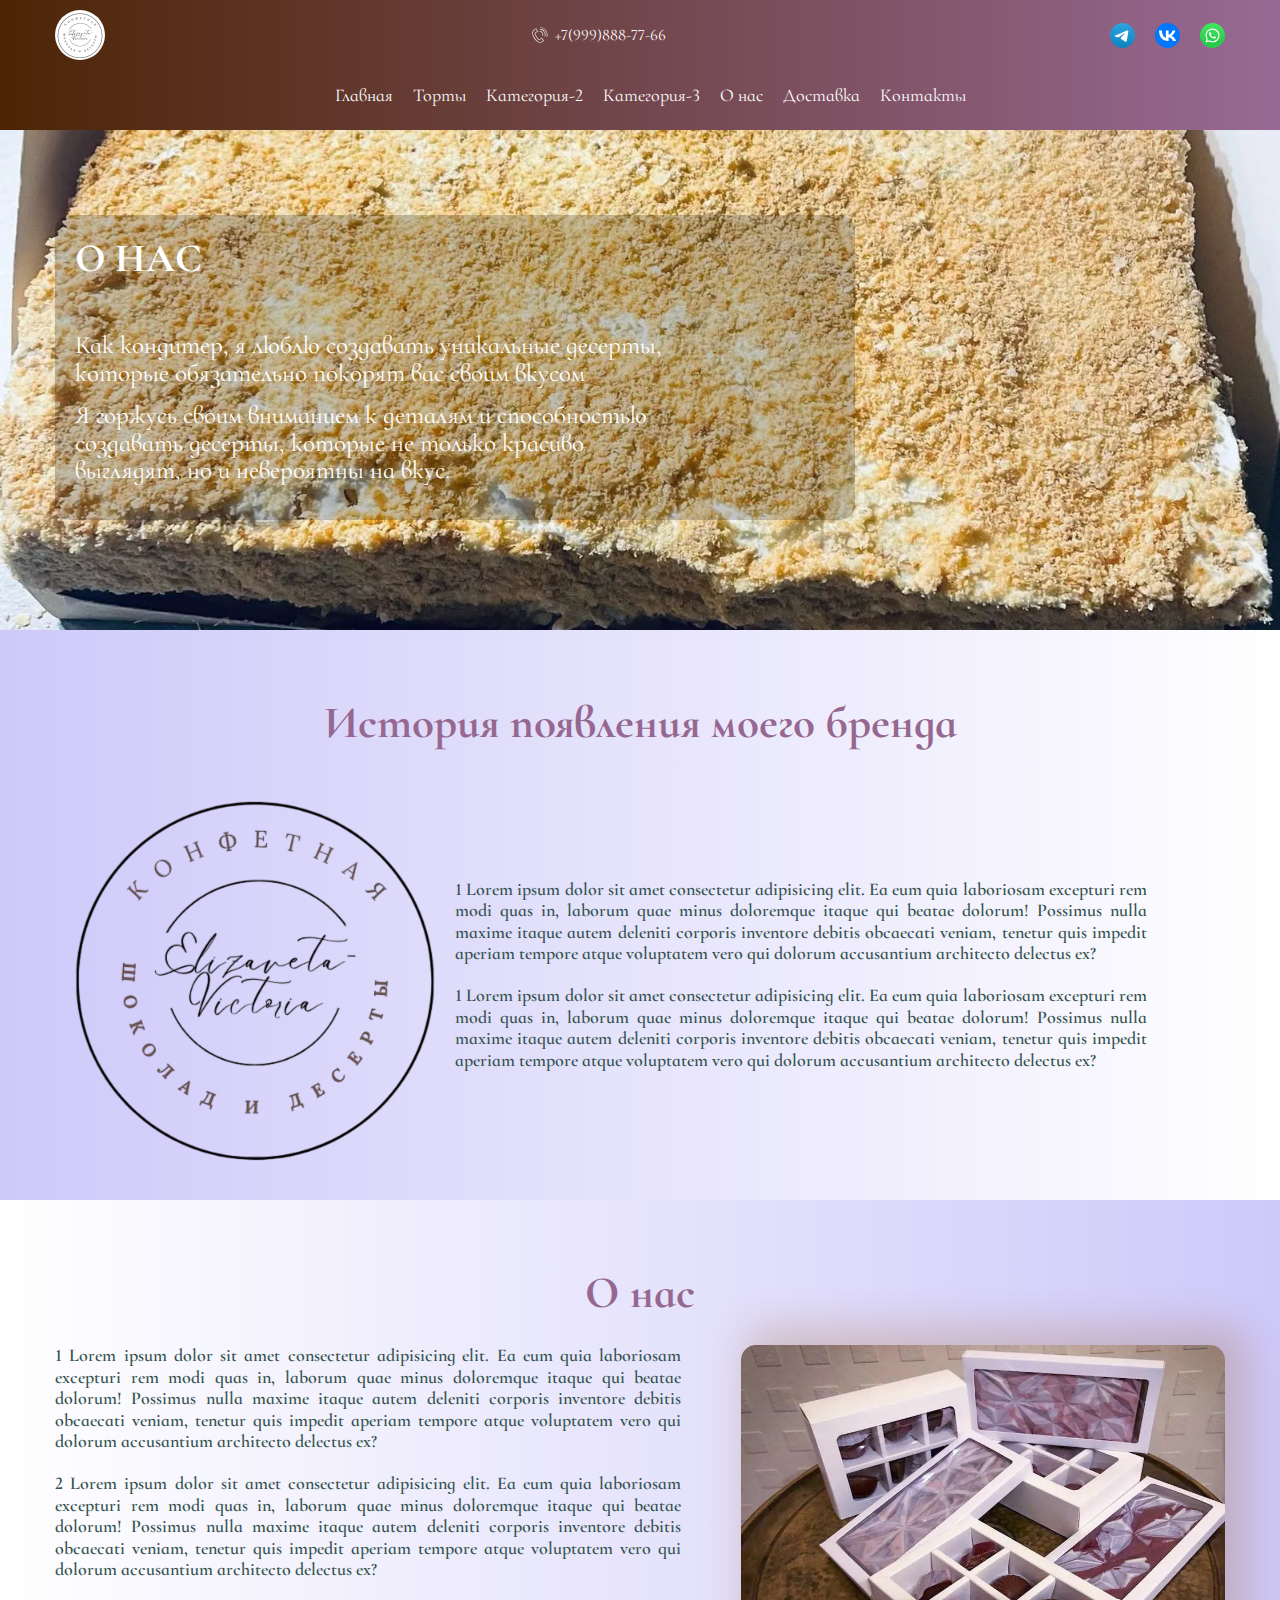
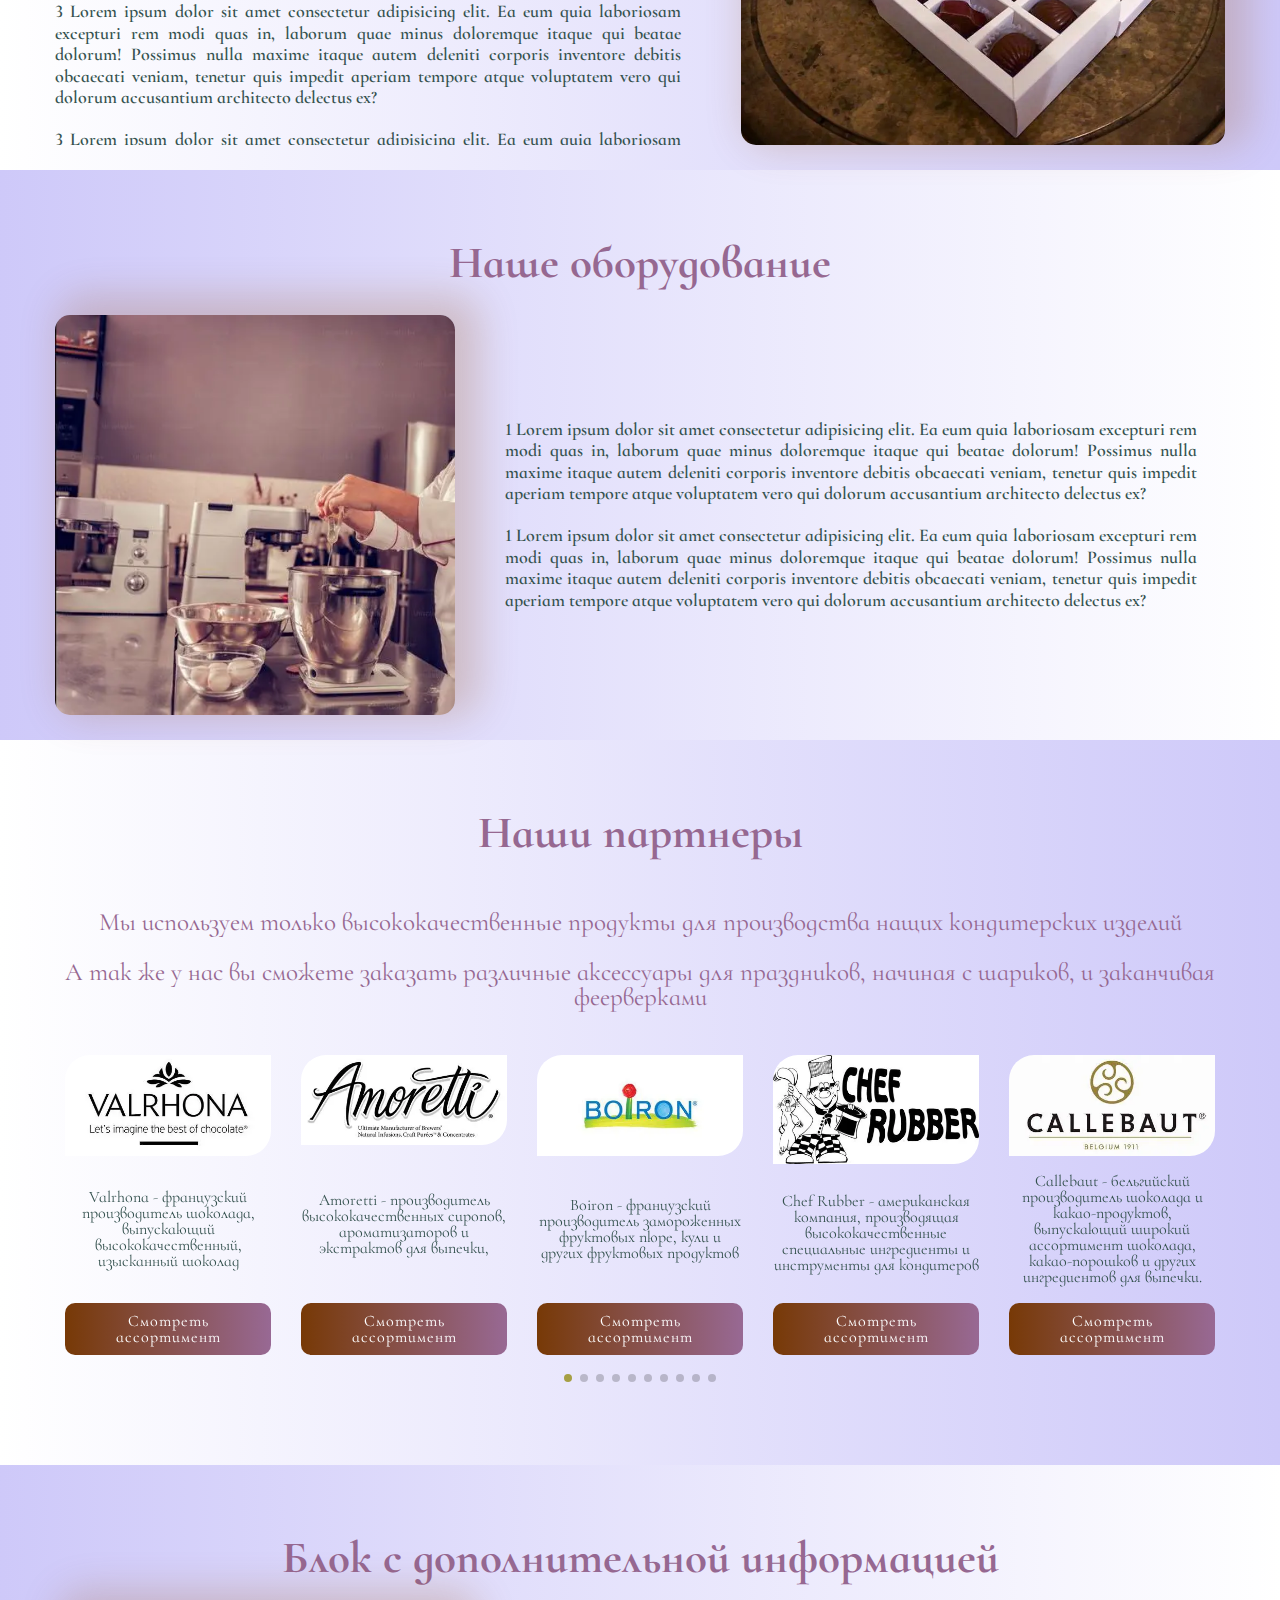
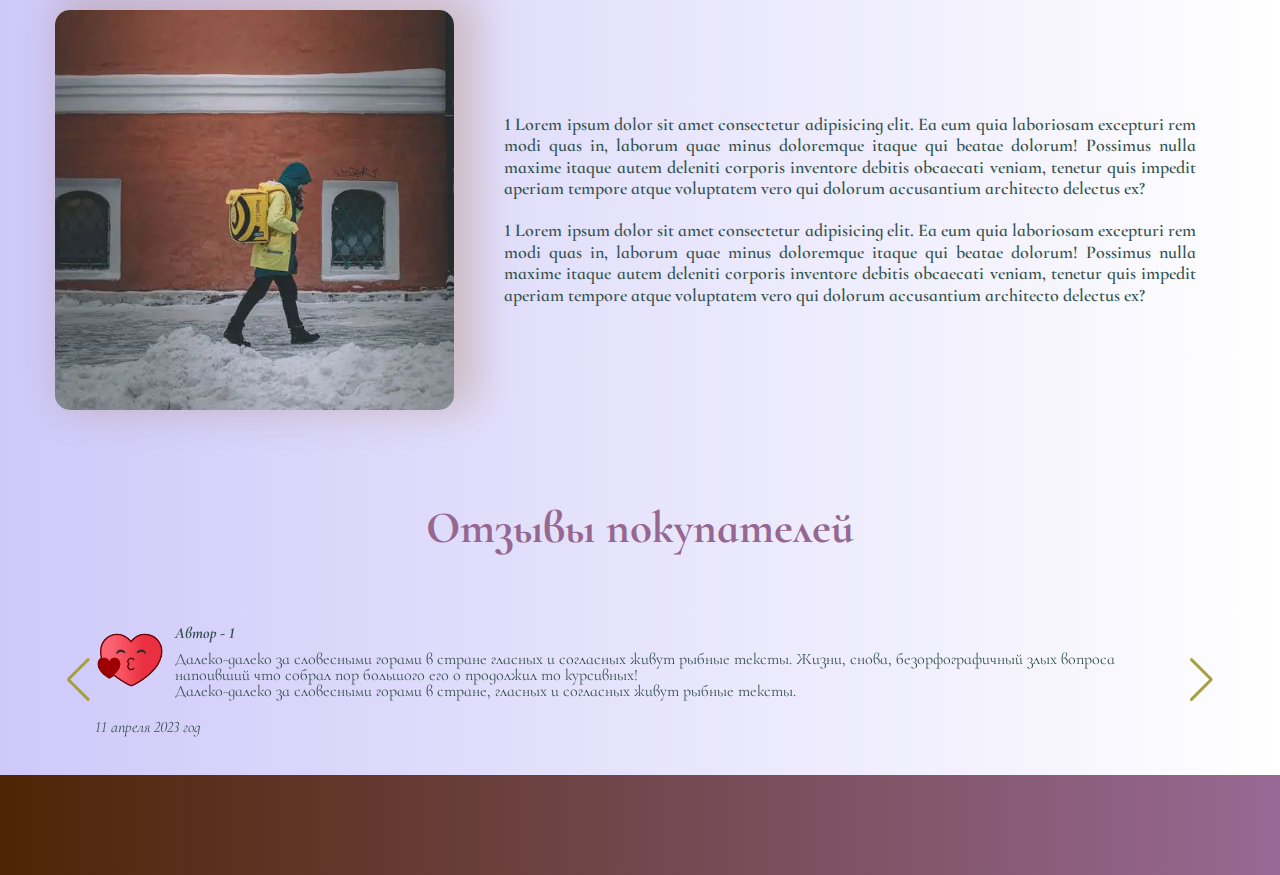
<file: about.html>
<!DOCTYPE html>
<html lang="ru">

<head>
	<title>О нас</title>
	<meta charset="UTF-8">
	<meta name="format-detection" content="telephone=no">
	<!-- <style>body{opacity: 0;}</style> -->
	<link rel="stylesheet" href="css/style.min.css?_v=20230422085941">
	<link rel="shortcut icon" href="favicon.ico">
	<!-- <meta name="robots" content="noindex, nofollow"> -->
	<meta name="viewport" content="width=device-width, initial-scale=1.0">
</head>

<body>
	<div class="wrapper">
		<!-- https://youtu.be/zs1r8yafTE8 -->
		<!-- Адаптивное меню бургер с выпадающим подменю, а так же при помощи JS выбирает режим отбражения PC или Mobile -->
		<!-- Так же навигация "Раздел-1" "Раздел-2" "Раздел-3" - это навигация по странице с плавным скроллом -->
		<!-- Посмотреть пример на codePen https://codepen.io/web22des/pen/ZEMJNrB -->
		<!-- Не работает с основными функциями шаблона ( функция flsFunctions.addTouchClass(); - должна быть выключена) -->
		<!-- Также в основную страницу (home.html) в блоки, на которые привязана навигация нужно указать классы, закоментированный пример HTML-разметки внизу -->
		<!-- Подключить стили -->
		<!-- файл _header-burger.htm подключить в HTML файл home.html  @include('html/my-html/_header-burger.htm',{})  -->
		<!-- файл header-burger.scss раскоментировать в файле общих стилей common.scss -->
		<!-- файл header-burger.js раскоментировать в файле скриптов script.js -->

		<header class="header">
			<div class="contact__container">
				<div class="contact__inner">
					<a class="header__logo" href=""><picture><source srcset="img/logo100.webp" type="image/webp"><img class="header__logo-img" src="img/logo100.png" alt=""></picture></a>
					<!-- <img class="contact__phone-img" src="img/Icons/fhone.svg" alt=""> -->
					<div class="contact__phone-inner">
						<a class="contact__phone" href="tel:+79998887766">+7(999)888-77-66</a>
					</div>

					<ul class="contact__list">
						<li class="contact__item"><a class="contact__link" href=""><img class="contact__icon contact__icon--vk" src="img/Icons/tg.svg" alt=""></a></li>
						<li class="contact__item"><a class="contact__link" href=""><img class="contact__icon contact__icon--tg" src="img/Icons/vk.svg" alt=""></a></li>
						<li class="contact__item"><a class="contact__link" href=""><img class="contact__icon contact__icon--wts" src="img/Icons/whatsapp.svg" alt=""></a></li>

					</ul>

					<button type="button" class="menu__icon icon-menu"><span></span></button>
				</div>
			</div>
			<div class="header__container">
				<div class="header__menu menu">
					<!-- <button type="button" class="menu__icon icon-menu"><span></span></button> -->
					<nav class="menu__body">
						<ul class="menu__list">
							<li><a data-goto=".page__section--1" href="home.html" class="menu__link">Главная</a></li>
							<li><a data-goto=".page__section--2" href="cakes.html" class="menu__link">Торты</a></li>
							<li><a data-goto=".page__section--2" href="#" class="menu__link">Категория-2</a></li>
							<li><a data-goto=".page__section--2" href="#" class="menu__link">Категория-3</a></li>
							<li><a data-goto=".page__section--3" href="about.html" class="menu__link">О нас</a></li>
							<li><a data-goto=".page__section--3" href="shipping.html" class="menu__link">Доставка</a></li>
							<li><a data-goto=".page__section--3" href="contacts.html" class="menu__link">Контакты</a></li>
							<!-- 					<li><a href="#" class="menu__link">Страница-1</a>
						<span class="menu__arrow"></span>
						<ul class="menu__sub-list">
							<li><a href="#" class="menu__sub-link">Раздел страницы-1</a></li>
							<li><a href="#" class="menu__sub-link">Раздел страницы-1</a></li>
							<li><a href="#" class="menu__sub-link">Раздел страницы-1</a></li>
						</ul>
					</li>
					<li><a href="#" class="menu__link">Страница-2</a></li> -->
						</ul>
					</nav>
				</div>
			</div>
		</header>

		<!-- =============== -->
		<!-- <style>
	.page__section {height: 50vh; margin-top: 80px;}
	.page__section--1 {background-color: #794f45;}
	.page__section--2 {background-color: #77608d;}
	.page__section--3 {background-color: #7A956B;}
	.page__title {font-size: 30px; text-align: center;}
</style>

<div class="page__container">
	<section class="page__section page__section--1">
			<h1 class="page__title">Далеко-далеко за словесными горами в стране.</h1>
	</section>
	<section class="page__section page__section--2">
			<h1 class="page__title">Далеко-далеко за словесными горами в стране.</h1>
	</section>
	<section class="page__section page__section--3">
			<h1 class="page__title">Далеко-далеко за словесными горами в стране.</h1>
	</section>
</div> -->
		<!-- =============== -->






		<main class="page">
			<section class="top-header top-header__about">
				<div class="top-header__container">
					<div class="top-header__info">
						<h2 class="top-header__title">О нас</h2>
						<p class="top-header__text">Как кондитер, я люблю создавать уникальные десерты, которые обязательно покорят вас своим вкусом</p>
						<p class="top-header__text">Я горжусь своим вниманием к деталям и способностью создавать десерты, которые не только красиво выглядят, но и невероятны на вкус.</p>
					</div>
				</div>
			</section>
			<div class="info-more bg-rew ">
				<div class="info-more__container">
					<p class="info-more__title about-item">История появления моего бренда</p>
					<div class="info-more__inner">
						<div class="info-more__images2  ">
							<picture><source srcset="img/logo.webp" type="image/webp"><img class="info-more__img" src="img/logo.png" alt=""></picture><!-- src="img/content/autor.jpg" -->
						</div>
						<!-- <picture><source srcset="img/logo.webp" type="image/webp"><img class="info-more__img about-img" src="img/logo.png" alt=""></picture> -->
						<div class="info-more__content" id="style-4"><!--  force-overflow -->
							<p class="info-more__text">1 Lorem ipsum dolor sit amet consectetur adipisicing elit. Ea eum quia laboriosam excepturi rem modi quas in, laborum quae minus doloremque itaque qui beatae dolorum! Possimus nulla maxime itaque autem deleniti corporis inventore debitis obcaecati veniam, tenetur quis impedit aperiam tempore atque voluptatem vero qui dolorum accusantium architecto delectus ex?</p>
							<p class="info-more__text">1 Lorem ipsum dolor sit amet consectetur adipisicing elit. Ea eum quia laboriosam excepturi rem modi quas in, laborum quae minus doloremque itaque qui beatae dolorum! Possimus nulla maxime itaque autem deleniti corporis inventore debitis obcaecati veniam, tenetur quis impedit aperiam tempore atque voluptatem vero qui dolorum accusantium architecto delectus ex?</p>
						</div>
					</div>
				</div>
			</div>
			<div class="info-more info-more__rotate bg-one">
				<div class="info-more__container">
					<p class="info-more__title">О нас</p>
					<div class="info-more__inner info-more__inner--rotate">
						<div class="info-more__images">
							<picture><source srcset="img/content/product.webp" type="image/webp"><img class="info-more__img" src="img/content/product.jpg" alt=""></picture>
						</div>
						<div class="info-more__content " id="style-4"><!-- force-overflow -->
							<p class="info-more__text">1 Lorem ipsum dolor sit amet consectetur adipisicing elit. Ea eum quia laboriosam excepturi rem modi quas in, laborum quae minus doloremque itaque qui beatae dolorum! Possimus nulla maxime itaque autem deleniti corporis inventore debitis obcaecati veniam, tenetur quis impedit aperiam tempore atque voluptatem vero qui dolorum accusantium architecto delectus ex?</p>
							<p class="info-more__text">2 Lorem ipsum dolor sit amet consectetur adipisicing elit. Ea eum quia laboriosam excepturi rem modi quas in, laborum quae minus doloremque itaque qui beatae dolorum! Possimus nulla maxime itaque autem deleniti corporis inventore debitis obcaecati veniam, tenetur quis impedit aperiam tempore atque voluptatem vero qui dolorum accusantium architecto delectus ex?</p>
							<p class="info-more__text">3 Lorem ipsum dolor sit amet consectetur adipisicing elit. Ea eum quia laboriosam excepturi rem modi quas in, laborum quae minus doloremque itaque qui beatae dolorum! Possimus nulla maxime itaque autem deleniti corporis inventore debitis obcaecati veniam, tenetur quis impedit aperiam tempore atque voluptatem vero qui dolorum accusantium architecto delectus ex?</p>
							<p class="info-more__text">3 Lorem ipsum dolor sit amet consectetur adipisicing elit. Ea eum quia laboriosam excepturi rem modi quas in, laborum quae minus doloremque itaque qui beatae dolorum! Possimus nulla maxime itaque autem deleniti corporis inventore debitis obcaecati veniam, tenetur quis impedit aperiam tempore atque voluptatem vero qui dolorum accusantium architecto delectus ex?</p>
							<p class="info-more__text">3 Lorem ipsum dolor sit amet consectetur adipisicing elit. Ea eum quia laboriosam excepturi rem modi quas in, laborum quae minus doloremque itaque qui beatae dolorum! Possimus nulla maxime itaque autem deleniti corporis inventore debitis obcaecati veniam, tenetur quis impedit aperiam tempore atque voluptatem vero qui dolorum accusantium architecto delectus ex?</p>
						</div>
					</div>
				</div>
			</div>
			<div class="info-more bg-rew">
				<div class="info-more__container">
					<p class="info-more__title">Наше оборудование</p>
					<div class="info-more__inner">
						<div class="info-more__images">
							<picture><source srcset="img/content/about/2.webp" type="image/webp"><img class="info-more__img" src="img/content/about/2.jpg" alt=""></picture>
						</div>
						<div class="info-more__content" id="style-4"><!--  force-overflow -->
							<p class="info-more__text">1 Lorem ipsum dolor sit amet consectetur adipisicing elit. Ea eum quia laboriosam excepturi rem modi quas in, laborum quae minus doloremque itaque qui beatae dolorum! Possimus nulla maxime itaque autem deleniti corporis inventore debitis obcaecati veniam, tenetur quis impedit aperiam tempore atque voluptatem vero qui dolorum accusantium architecto delectus ex?</p>
							<p class="info-more__text">1 Lorem ipsum dolor sit amet consectetur adipisicing elit. Ea eum quia laboriosam excepturi rem modi quas in, laborum quae minus doloremque itaque qui beatae dolorum! Possimus nulla maxime itaque autem deleniti corporis inventore debitis obcaecati veniam, tenetur quis impedit aperiam tempore atque voluptatem vero qui dolorum accusantium architecto delectus ex?</p>
						</div>
					</div>
				</div>
			</div>
			<section class="partners bg-one">
				<h3 class="general-title-two">Наши партнеры</h3>
				<p class="general-card-title">Мы используем только высококачественные продукты для производства нащих кондитерских изделий</p>
				<p class="general-card-title">А так же у нас вы сможете заказать различные аксессуары для праздников, начиная с шариков, и заканчивая феерверками</p>
				<div class="partners__container">
					<!-- Оболочка слайдера -->
					<div class="partners__slider swiper sw5">
						<!-- Двигающееся часть слайдера -->
						<div class="partners__wrapper swiper-wrapper">
							<!-- Слайд -->
							<div class="partners__slide swiper-slide">
								<div class="partners__card">
									<div class="partners__images">
										<picture><source srcset="img/content/about/3.webp" type="image/webp"><img class="partners__img" src="img/content/about/3.jpg" alt=""></picture>
									</div>
									<p class="partners__text">Valrhona - французский производитель шоколада, выпускающий высококачественный, изысканный шоколад </p>
									<a href="" class="button">Смотреть ассортимент</a>
								</div>
							</div>
							<!-- Слайд -->
							<div class="partners__slide swiper-slide">
								<div class="partners__card">
									<div class="partners__images">
										<picture><source srcset="img/content/about/4.webp" type="image/webp"><img class="partners__img" src="img/content/about/4.jpg" alt=""></picture>
									</div>
									<p class="partners__text">Amoretti - производитель высококачественных сиропов, ароматизаторов и экстрактов для выпечки,</p>
									<a href="" class="button">Смотреть ассортимент</a>
								</div>
							</div>
							<!-- Слайд -->
							<div class="partners__slide swiper-slide">
								<div class="partners__card">
									<div class="partners__images">
										<picture><source srcset="img/content/about/5.webp" type="image/webp"><img class="partners__img" src="img/content/about/5.jpg" alt=""></picture>
									</div>
									<p class="partners__text">Boiron - французский производитель замороженных фруктовых пюре, кули и других фруктовых продуктов</p>
									<a href="" class="button">Смотреть ассортимент</a>
								</div>
							</div>
							<!-- Слайд -->
							<div class="partners__slide swiper-slide">
								<div class="partners__card">
									<div class="partners__images">
										<picture><source srcset="img/content/about/6.webp" type="image/webp"><img class="partners__img" src="img/content/about/6.jpg" alt=""></picture>
									</div>
									<p class="partners__text">Chef Rubber - американская компания, производящая высококачественные специальные ингредиенты и инструменты для кондитеров</p>
									<a href="" class="button">Смотреть ассортимент</a>
								</div>
							</div>
							<!-- Слайд -->
							<div class="partners__slide swiper-slide">
								<div class="partners__card">
									<div class="partners__images">
										<picture><source srcset="img/content/about/7.webp" type="image/webp"><img class="partners__img" src="img/content/about/7.jpg" alt=""></picture>
									</div>
									<p class="partners__text">Callebaut - бельгийский производитель шоколада и какао-продуктов, выпускающий широкий ассортимент шоколада, какао-порошков и других ингредиентов для выпечки.</p>
									<a href="" class="button">Смотреть ассортимент</a>
								</div>
							</div>
							<!-- Слайд -->
							<div class="partners__slide swiper-slide">
								<div class="partners__card">
									<div class="partners__images">
										<picture><source srcset="img/content/about/3.webp" type="image/webp"><img class="partners__img" src="img/content/about/3.jpg" alt=""></picture>
									</div>
									<p class="partners__text">Описание</p>
									<a href="" class="button">Смотреть ассортимент</a>
								</div>
							</div>
							<!-- Слайд -->
							<div class="partners__slide swiper-slide">
								<div class="partners__card">
									<div class="partners__images">
										<picture><source srcset="img/content/about/3.webp" type="image/webp"><img class="partners__img" src="img/content/about/3.jpg" alt=""></picture>
									</div>
									<p class="partners__text">Описание</p>
									<a href="" class="button">Смотреть ассортимент</a>
								</div>
							</div>
							<!-- Слайд -->
							<div class="partners__slide swiper-slide">
								<div class="partners__card">
									<div class="partners__images">
										<picture><source srcset="img/content/about/3.webp" type="image/webp"><img class="partners__img" src="img/content/about/3.jpg" alt=""></picture>
									</div>
									<p class="partners__text">Описание</p>
									<a href="" class="button">Смотреть ассортимент</a>
								</div>
							</div>
							<!-- Слайд -->
							<div class="partners__slide swiper-slide">
								<div class="partners__card">
									<div class="partners__images">
										<picture><source srcset="img/content/about/3.webp" type="image/webp"><img class="partners__img" src="img/content/about/3.jpg" alt=""></picture>
									</div>
									<p class="partners__text">Описание</p>
									<a href="" class="button">Смотреть ассортимент</a>
								</div>
							</div>
							<!-- Слайд -->
							<div class="partners__slide swiper-slide">
								<div class="partners__card">
									<div class="partners__images">
										<picture><source srcset="img/content/about/3.webp" type="image/webp"><img class="partners__img" src="img/content/about/3.jpg" alt=""></picture>
									</div>
									<p class="partners__text">Описание</p>
									<a href="" class="button">Смотреть ассортимент</a>
								</div>
							</div>
						</div>
						<!-- Если нужна пагинация -->
						<div class="swiper-pagination swiper-pagination-about"></div>
						<!-- Если нужна навигация (влево/вправо) -->
						<!-- <button type="button" class="swiper-button-prev about-swiper-button-prev"></button>
							<button type="button" class="swiper-button-next about-swiper-button-next"></button> -->
					</div>
				</div>
			</section>
			<div class="info-more bg-rew">
				<div class="info-more__container">
					<p class="info-more__title">Блок с дополнительной информацией</p>
					<div class="info-more__inner">
						<div class="info-more__images">
							<picture><source srcset="img/content/2.webp" type="image/webp"><img class="info-more__img" src="img/content/2.jpg" alt=""></picture>
						</div>
						<div class="info-more__content" id="style-4"><!--  force-overflow -->
							<p class="info-more__text">1 Lorem ipsum dolor sit amet consectetur adipisicing elit. Ea eum quia laboriosam excepturi rem modi quas in, laborum quae minus doloremque itaque qui beatae dolorum! Possimus nulla maxime itaque autem deleniti corporis inventore debitis obcaecati veniam, tenetur quis impedit aperiam tempore atque voluptatem vero qui dolorum accusantium architecto delectus ex?</p>
							<p class="info-more__text">1 Lorem ipsum dolor sit amet consectetur adipisicing elit. Ea eum quia laboriosam excepturi rem modi quas in, laborum quae minus doloremque itaque qui beatae dolorum! Possimus nulla maxime itaque autem deleniti corporis inventore debitis obcaecati veniam, tenetur quis impedit aperiam tempore atque voluptatem vero qui dolorum accusantium architecto delectus ex?</p>
						</div>
					</div>
				</div>
			</div>
			<section class="reviews">
				<h2 class="general-title-two">Отзывы покупателей</h2>
				<div class="reviews__container">
					<!-- Оболочка слайдера -->
					<div class="reviews__slider swiper sw4">
						<!-- Двигающееся часть слайдера -->
						<div class="reviews__wrapper swiper-wrapper">
							<!-- Слайд -->
							<div class="reviews__slide swiper-slide">
								<div class="reviews__slide swiper-slide">
									<picture><source srcset="img/ava.webp" type="image/webp"><img class="reviews__slide-img" src="img/ava.png" alt=""></picture>
									<div class="reviews__slide-info">
										<p class="reviews__slide-title">Автор - 1</p>
										<p class="reviews__slide-text">Далеко-далеко за словесными горами в стране гласных и согласных живут рыбные тексты. Жизни, снова, безорфографичный злых вопроса напоивший что собрал пор большого его о продолжил то курсивных!</p>
										<p class="reviews__slide-text">Далеко-далеко за словесными горами в стране, гласных и согласных живут рыбные тексты.</p>
										<p class="reviews__slide-date">11 апреля 2023 год</p>
									</div>
								</div>
							</div>
							<!-- Слайд -->
							<div class="reviews__slide swiper-slide">
								<div class="reviews__slide swiper-slide">
									<picture><source srcset="img/ava.webp" type="image/webp"><img class="reviews__slide-img" src="img/ava.png" alt=""></picture>
									<div class="reviews__slide-info">
										<p class="reviews__slide-title">Автор - 2</p>
										<p class="reviews__slide-text">Далеко-далеко за словесными горами в стране гласных и согласных живут рыбные тексты. Жизни, снова, безорфографичный злых вопроса напоивший что собрал пор большого его о продолжил то курсивных!</p>
										<p class="reviews__slide-text">Далеко-далеко за словесными горами в стране, гласных и согласных живут рыбные тексты.</p>
										<p class="reviews__slide-date">11 апреля 2023 год</p>
									</div>
								</div>
							</div>
							<!-- Слайд -->
							<div class="reviews__slide swiper-slide">
								<div class="reviews__slide swiper-slide">
									<picture><source srcset="img/ava.webp" type="image/webp"><img class="reviews__slide-img" src="img/ava.png" alt=""></picture>
									<div class="reviews__slide-info">
										<p class="reviews__slide-title">Автор - 3</p>
										<p class="reviews__slide-text">Далеко-далеко за словесными горами в стране гласных и согласных живут рыбные тексты. Жизни, снова, безорфографичный злых вопроса напоивший что собрал пор большого его о продолжил то курсивных!</p>
										<p class="reviews__slide-text">Далеко-далеко за словесными горами в стране, гласных и согласных живут рыбные тексты.</p>
										<p class="reviews__slide-date">11 апреля 2023 год</p>
									</div>
								</div>
							</div>
							<!-- Слайд -->
							<div class="reviews__slide swiper-slide">
								<div class="reviews__slide swiper-slide">
									<picture><source srcset="img/ava.webp" type="image/webp"><img class="reviews__slide-img" src="img/ava.png" alt=""></picture>
									<div class="reviews__slide-info">
										<p class="reviews__slide-title">Автор - 4</p>
										<p class="reviews__slide-text">Далеко-далеко за словесными горами в стране гласных и согласных живут рыбные тексты. Жизни, снова, безорфографичный злых вопроса напоивший что собрал пор большого его о продолжил то курсивных!</p>
										<p class="reviews__slide-text">Далеко-далеко за словесными горами в стране, гласных и согласных живут рыбные тексты.</p>
										<p class="reviews__slide-date">11 апреля 2023 год</p>
									</div>
								</div>
							</div>
						</div>
						<!-- Если нужна пагинация -->
						<div class="reviews-pagination"></div>
						<!-- Если нужна навигация (влево/вправо) -->
						<button type="button" class="swiper-button-prev"></button>
						<button type="button" class="swiper-button-next"></button>
						<!-- Если нужен скролбар -->
						<!-- <div class="swiper-scrollbar"></div> -->
					</div>
				</div>
			</section>
		</main>
		<footer class="footer">
			<div class="footer__container">
			</div>
		</footer>
	</div>
	<!-- @include('html/_popup.htm',{}) -->
	<script src="js/app.min.js?_v=20230422085941"></script>
</body>

</html>
</file>
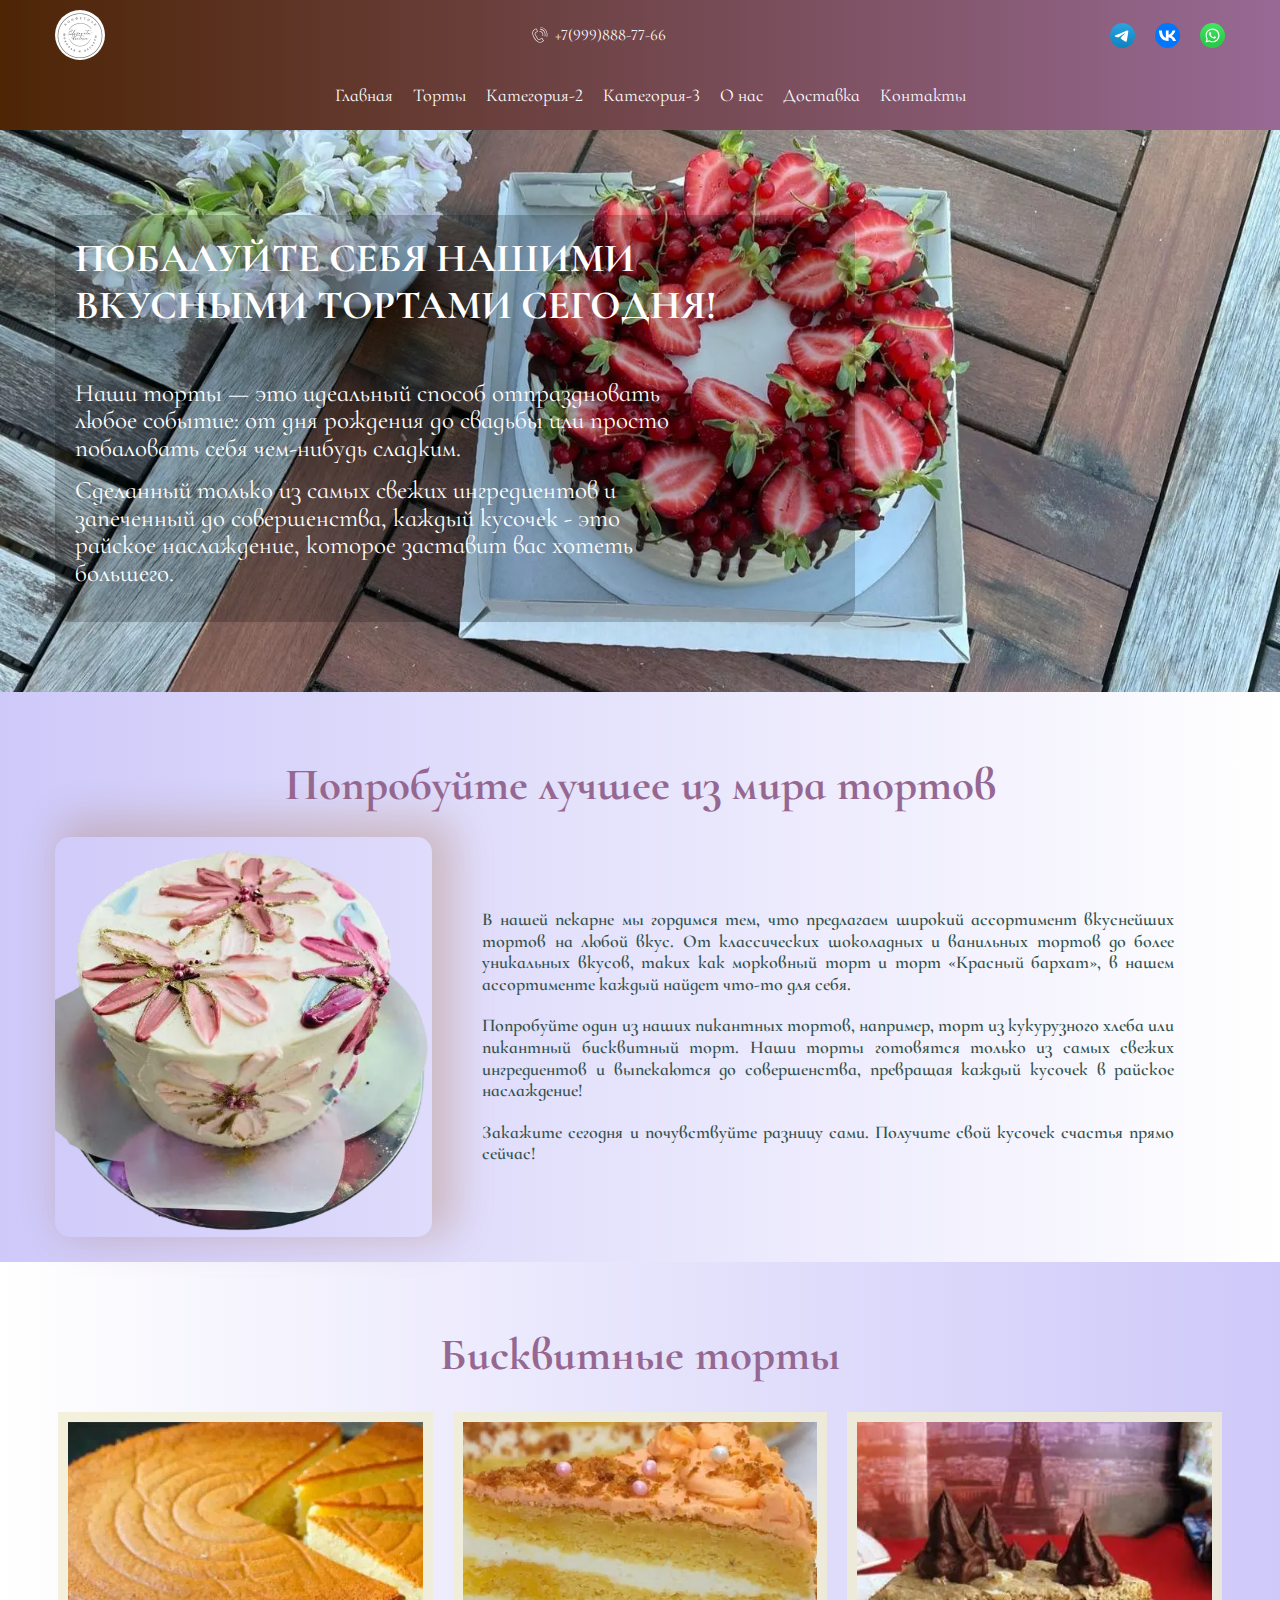
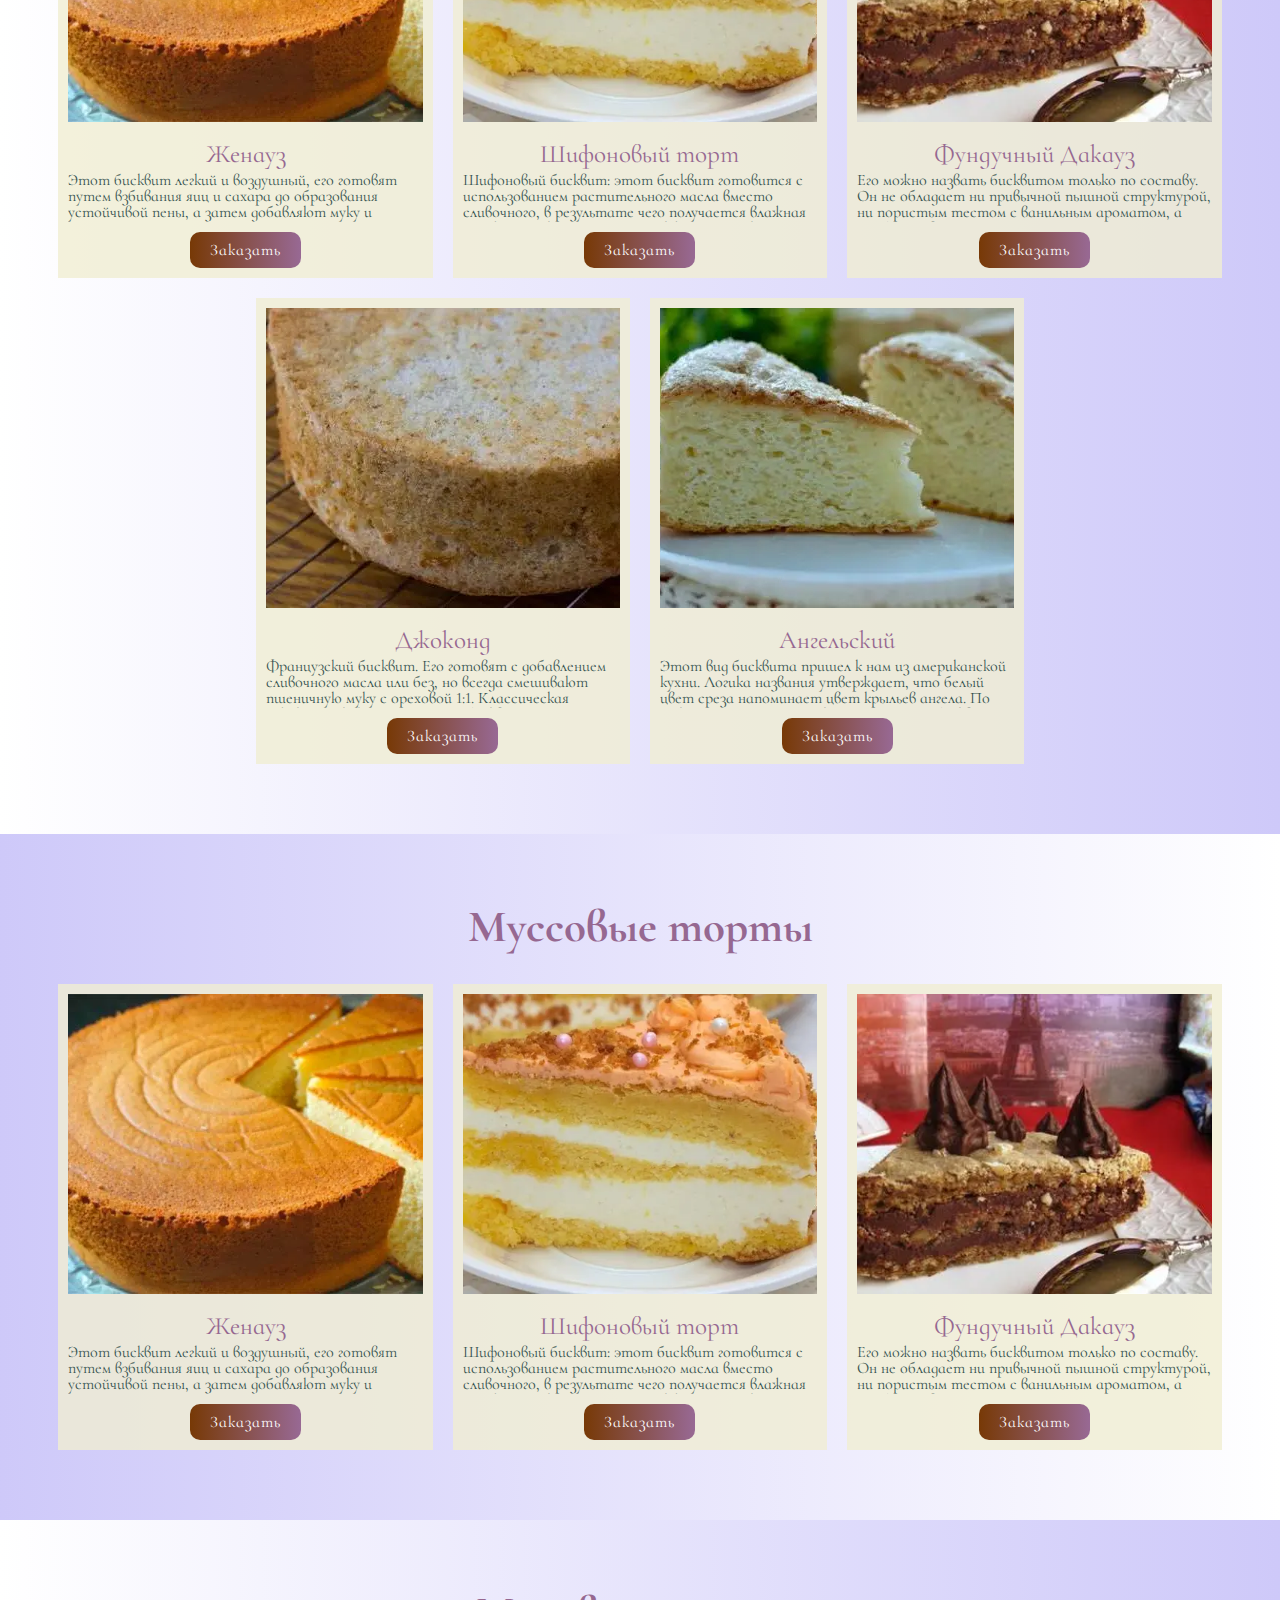
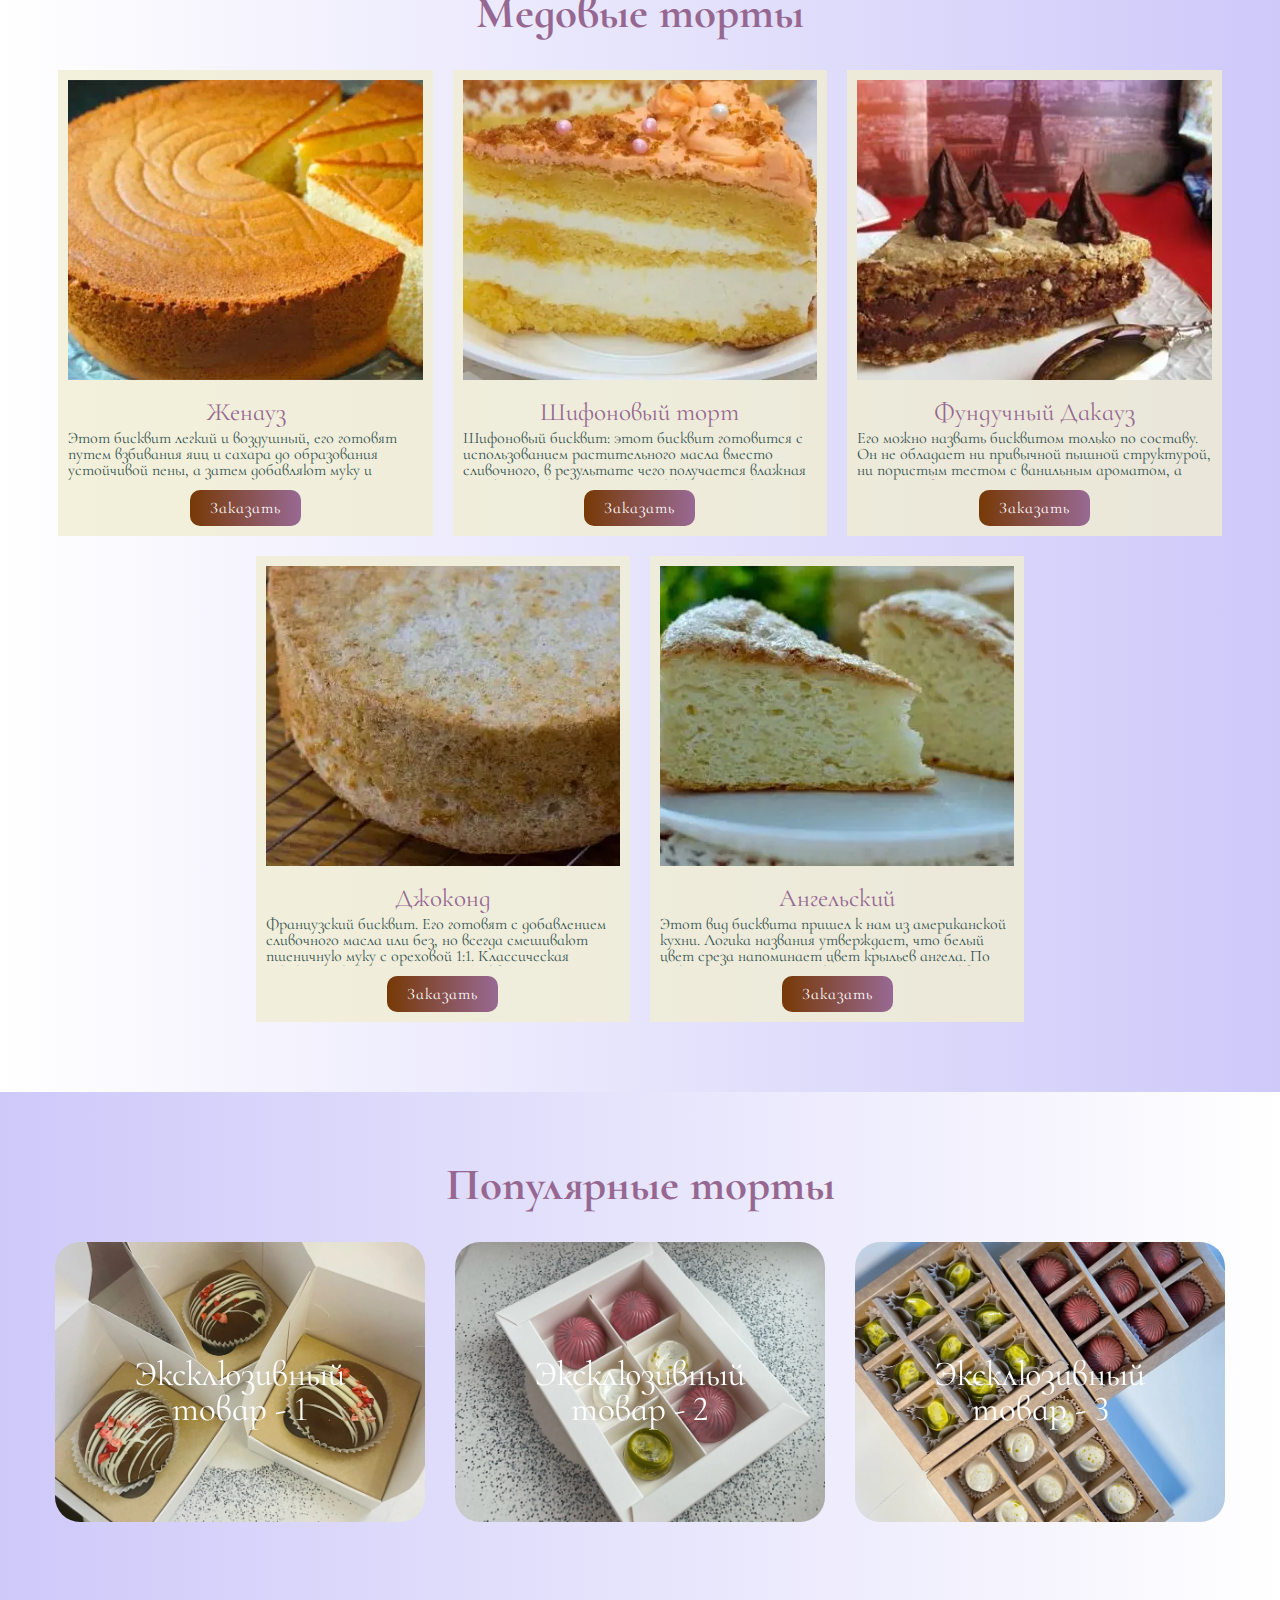
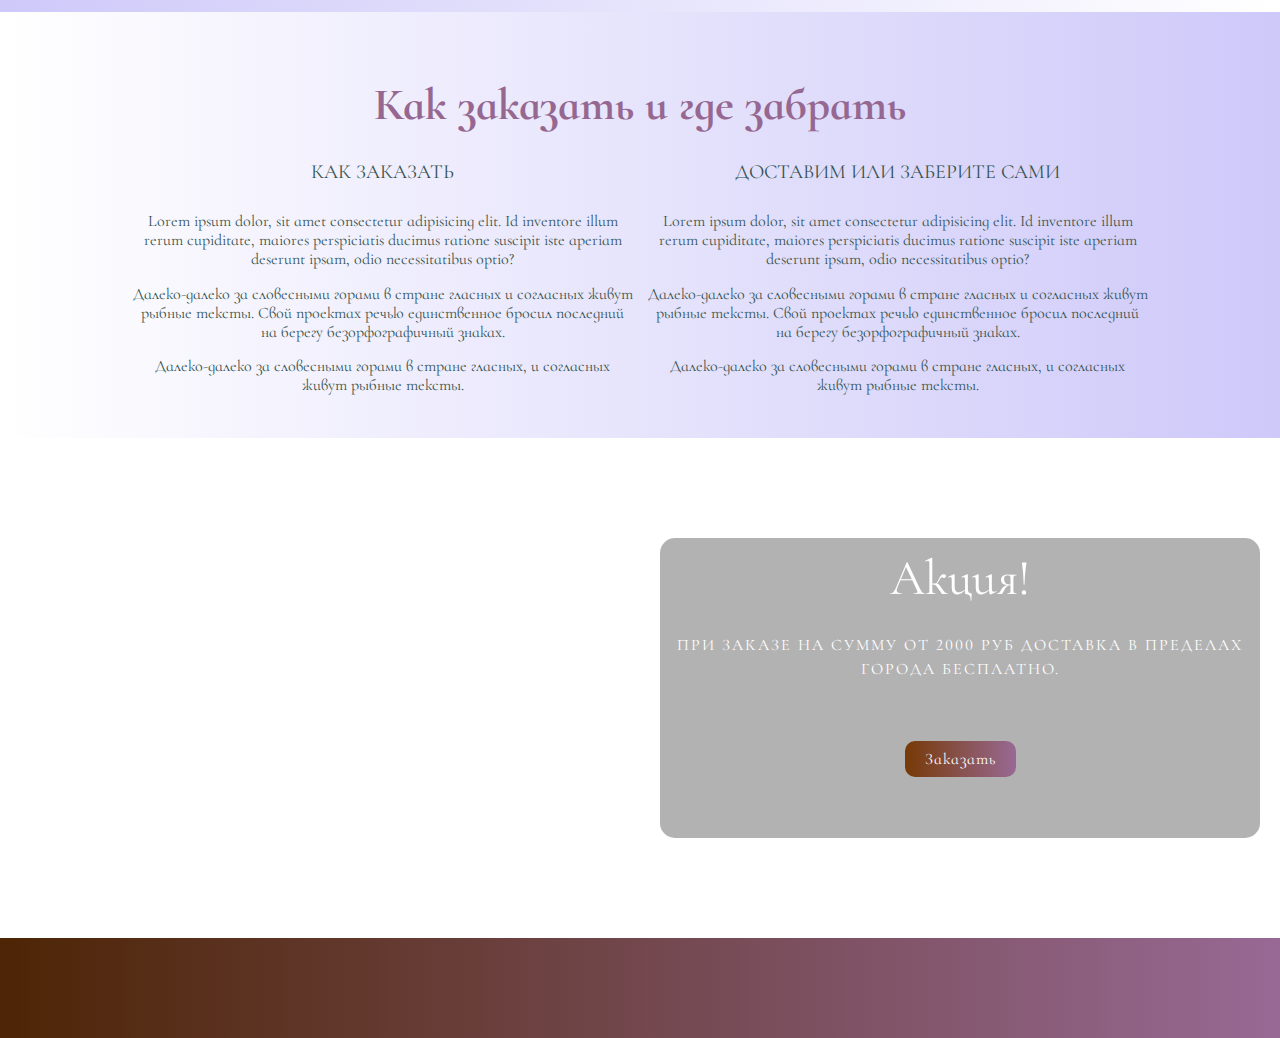
<file: cakes.html>
<!DOCTYPE html>
<html lang="ru">

<head>
	<title>Торты</title>
	<meta charset="UTF-8">
	<meta name="format-detection" content="telephone=no">
	<!-- <style>body{opacity: 0;}</style> -->
	<link rel="stylesheet" href="css/style.min.css?_v=20230422085941">
	<link rel="shortcut icon" href="favicon.ico">
	<!-- <meta name="robots" content="noindex, nofollow"> -->
	<meta name="viewport" content="width=device-width, initial-scale=1.0">
</head>

<body>
	<div class="wrapper">
		<!-- https://youtu.be/zs1r8yafTE8 -->
		<!-- Адаптивное меню бургер с выпадающим подменю, а так же при помощи JS выбирает режим отбражения PC или Mobile -->
		<!-- Так же навигация "Раздел-1" "Раздел-2" "Раздел-3" - это навигация по странице с плавным скроллом -->
		<!-- Посмотреть пример на codePen https://codepen.io/web22des/pen/ZEMJNrB -->
		<!-- Не работает с основными функциями шаблона ( функция flsFunctions.addTouchClass(); - должна быть выключена) -->
		<!-- Также в основную страницу (home.html) в блоки, на которые привязана навигация нужно указать классы, закоментированный пример HTML-разметки внизу -->
		<!-- Подключить стили -->
		<!-- файл _header-burger.htm подключить в HTML файл home.html  @include('html/my-html/_header-burger.htm',{})  -->
		<!-- файл header-burger.scss раскоментировать в файле общих стилей common.scss -->
		<!-- файл header-burger.js раскоментировать в файле скриптов script.js -->

		<header class="header">
			<div class="contact__container">
				<div class="contact__inner">
					<a class="header__logo" href=""><picture><source srcset="img/logo100.webp" type="image/webp"><img class="header__logo-img" src="img/logo100.png" alt=""></picture></a>
					<!-- <img class="contact__phone-img" src="img/Icons/fhone.svg" alt=""> -->
					<div class="contact__phone-inner">
						<a class="contact__phone" href="tel:+79998887766">+7(999)888-77-66</a>
					</div>

					<ul class="contact__list">
						<li class="contact__item"><a class="contact__link" href=""><img class="contact__icon contact__icon--vk" src="img/Icons/tg.svg" alt=""></a></li>
						<li class="contact__item"><a class="contact__link" href=""><img class="contact__icon contact__icon--tg" src="img/Icons/vk.svg" alt=""></a></li>
						<li class="contact__item"><a class="contact__link" href=""><img class="contact__icon contact__icon--wts" src="img/Icons/whatsapp.svg" alt=""></a></li>

					</ul>

					<button type="button" class="menu__icon icon-menu"><span></span></button>
				</div>
			</div>
			<div class="header__container">
				<div class="header__menu menu">
					<!-- <button type="button" class="menu__icon icon-menu"><span></span></button> -->
					<nav class="menu__body">
						<ul class="menu__list">
							<li><a data-goto=".page__section--1" href="home.html" class="menu__link">Главная</a></li>
							<li><a data-goto=".page__section--2" href="cakes.html" class="menu__link">Торты</a></li>
							<li><a data-goto=".page__section--2" href="#" class="menu__link">Категория-2</a></li>
							<li><a data-goto=".page__section--2" href="#" class="menu__link">Категория-3</a></li>
							<li><a data-goto=".page__section--3" href="about.html" class="menu__link">О нас</a></li>
							<li><a data-goto=".page__section--3" href="shipping.html" class="menu__link">Доставка</a></li>
							<li><a data-goto=".page__section--3" href="contacts.html" class="menu__link">Контакты</a></li>
							<!-- 					<li><a href="#" class="menu__link">Страница-1</a>
						<span class="menu__arrow"></span>
						<ul class="menu__sub-list">
							<li><a href="#" class="menu__sub-link">Раздел страницы-1</a></li>
							<li><a href="#" class="menu__sub-link">Раздел страницы-1</a></li>
							<li><a href="#" class="menu__sub-link">Раздел страницы-1</a></li>
						</ul>
					</li>
					<li><a href="#" class="menu__link">Страница-2</a></li> -->
						</ul>
					</nav>
				</div>
			</div>
		</header>

		<!-- =============== -->
		<!-- <style>
	.page__section {height: 50vh; margin-top: 80px;}
	.page__section--1 {background-color: #794f45;}
	.page__section--2 {background-color: #77608d;}
	.page__section--3 {background-color: #7A956B;}
	.page__title {font-size: 30px; text-align: center;}
</style>

<div class="page__container">
	<section class="page__section page__section--1">
			<h1 class="page__title">Далеко-далеко за словесными горами в стране.</h1>
	</section>
	<section class="page__section page__section--2">
			<h1 class="page__title">Далеко-далеко за словесными горами в стране.</h1>
	</section>
	<section class="page__section page__section--3">
			<h1 class="page__title">Далеко-далеко за словесными горами в стране.</h1>
	</section>
</div> -->
		<!-- =============== -->






		<main class="page">
			<section class="top-header top-header__cakes">
				<div class="top-header__container">
					<div class="top-header__info">
						<h2 class="top-header__title">Побалуйте себя нашими вкусными тортами сегодня!</h2>
						<p class="top-header__text">Наши торты — это идеальный способ отпраздновать любое событие: от дня рождения до свадьбы или просто побаловать себя чем-нибудь сладким.</p>
						<p class="top-header__text">Сделанный только из самых свежих ингредиентов и запеченный до совершенства, каждый кусочек - это райское наслаждение, которое заставит вас хотеть большего.</p>
					</div>
				</div>
			</section>
			<div class="info-more bg-rew">
				<div class="info-more__container">
					<p class="info-more__title">Попробуйте лучшее из мира тортов</p>
					<div class="info-more__inner">
						<div class="info-more__images">
							<picture><source srcset="img/content/cakes/2.webp" type="image/webp"><img class="info-more__img" src="img/content/cakes/2.png" alt=""></picture>
						</div>
						<div class="info-more__content" id="style-4"><!--  force-overflow -->
							<p class="info-more__text">В нашей пекарне мы гордимся тем, что предлагаем широкий ассортимент вкуснейших тортов на любой вкус. От классических шоколадных и ванильных тортов до более уникальных вкусов, таких как морковный торт и торт «Красный бархат», в нашем ассортименте каждый найдет что-то для себя.</p>
							<p class="info-more__text">Попробуйте один из наших пикантных тортов, например, торт из кукурузного хлеба или пикантный бисквитный торт. Наши торты готовятся только из самых свежих ингредиентов и выпекаются до совершенства, превращая каждый кусочек в райское наслаждение!</p>
							<p class="info-more__text">Закажите сегодня и почувствуйте разницу сами. Получите свой кусочек счастья прямо сейчас!</p>
						</div>
					</div>
				</div>
			</div>
			<section class="all-cakes">
				<div class="all-cakes__container">
					<h2 class="general-title-two">Бисквитные торты</h2>
					<div class="cakes-grup-card">
						<div class="cakes-grup-card__card">
							<div class="cakes-grup-card__body" id="style-4">
								<div class="cakes-grup-card__images">
									<picture><source srcset="img/content/cakes/3.webp" type="image/webp"><img class="cakes-grup-card__img" src="img/content/cakes/3.jpg" alt=""></picture>
								</div>
								<p class="general-card-title">Женауз</p>
								<p class="cakes-grup-card__text">Этот бисквит легкий и воздушный, его готовят путем взбивания яиц и сахара до образования устойчивой пены, а затем добавляют муку и растопленное масло.</p>
							</div>
							<a href="" class="button">Заказать</a>
						</div>
						<div class="cakes-grup-card__card">
							<div class="cakes-grup-card__body" id="style-4">
								<div class="cakes-grup-card__images">
									<picture><source srcset="img/content/cakes/4.webp" type="image/webp"><img class="cakes-grup-card__img" src="img/content/cakes/4.jpg" alt=""></picture>
								</div>
								<p class="general-card-title">Шифоновый торт</p>
								<p class="cakes-grup-card__text">Шифоновый бисквит: этот бисквит готовится с использованием растительного масла вместо сливочного, в результате чего получается влажная и нежная текстура. В нем также используются взбитые яичные белки для придания легкой и воздушной текстуры.</p>
								<p class="cakes-grup-card__text">Шифоновый бисквит: этот бисквит готовится с использованием растительного масла вместо сливочного, в результате чего получается влажная и нежная текстура. В нем также используются взбитые яичные белки для придания легкой и воздушной текстуры.</p>
								<p class="cakes-grup-card__text">Шифоновый бисквит: этот бисквит готовится с использованием растительного масла вместо сливочного, в результате чего получается влажная и нежная текстура. В нем также используются взбитые яичные белки для придания легкой и воздушной текстуры.</p>
							</div>
							<a href="" class="button">Заказать</a>
						</div>
						<div class="cakes-grup-card__card">
							<div class="cakes-grup-card__body" id="style-4">
								<div class="cakes-grup-card__images">
									<picture><source srcset="img/content/cakes/5.webp" type="image/webp"><img class="cakes-grup-card__img" src="img/content/cakes/5.jpg" alt=""></picture>
								</div>
								<p class="general-card-title">Фундучный Дакауз</p>
								<p class="cakes-grup-card__text">Его можно назвать бисквитом только по составу. Он не обладает ни привычной пышной структурой, ни пористым тестом с ванильным ароматом, а наоборот вы его узнаете по плотному сладковатому, ореховому вкусу. </p>
								<p class="cakes-grup-card__text">Но он не сухой и не тугой. Для основы этого десерта берут миндальную муку, благодаря чему на выходе получается невысокая, но невероятно воздушная меренга. Это один из трех основных видов французских бисквитов. Его также часто готовят на основе фундука или фисташек. </p>
							</div>
							<a href="" class="button">Заказать</a>
						</div>
						<div class="cakes-grup-card__card">
							<div class="cakes-grup-card__body" id="style-4">
								<div class="cakes-grup-card__images">
									<picture><source srcset="img/content/cakes/6.webp" type="image/webp"><img class="cakes-grup-card__img" src="img/content/cakes/6.jpg" alt=""></picture>
								</div>
								<p class="general-card-title">Джоконд</p>
								<p class="cakes-grup-card__text">Французский бисквит. Его готовят с добавлением сливочного масла или без, но всегда смешивают пшеничную муку с ореховой 1:1. Классическая Джоконда, как и предыдущий бисквит – это тесто с добавлением миндаля. Сахарная пудра и яйца -так же его составляющие.</p>
								<p class="cakes-grup-card__text">Любителям орешков и всяких ореховых паст Джоконд точно придется по вкусу, так как изысканный миндальный аромат и вкус- фишка этого произведения!</p>
							</div>
							<a href="" class="button">Заказать</a>
						</div>
						<div class="cakes-grup-card__card">
							<div class="cakes-grup-card__body" id="style-4">
								<div class="cakes-grup-card__images">
									<picture><source srcset="img/content/cakes/7.webp" type="image/webp"><img class="cakes-grup-card__img" src="img/content/cakes/7.jpg" alt=""></picture>
								</div>
								<p class="general-card-title">Ангельский</p>
								<p class="cakes-grup-card__text">Этот вид бисквита пришел к нам из американской кухни. Логика названия утверждает, что белый цвет среза напоминает цвет крыльев ангела. По текстуре это очень мягкий и пористый бисквит с нежной, карамельной корочкой. Цвет и текстура бисквита достигается благодаря тому, что в нем используются только яичные белки (вообще без желтков).</p>
								<p class="cakes-grup-card__text"></p>
							</div>
							<a href="" class="button">Заказать</a>
						</div>
					</div>
				</div>
			</section>
			<section class="all-cakes-two">
				<div class="all-cakes-two__container">
					<h2 class="general-title-two">Муссовые торты</h2>
					<div class="cakes-grup-card">
						<div class="cakes-grup-card__card">
							<div class="cakes-grup-card__body" id="style-4">
								<div class="cakes-grup-card__images">
									<picture><source srcset="img/content/cakes/3.webp" type="image/webp"><img class="cakes-grup-card__img" src="img/content/cakes/3.jpg" alt=""></picture>
								</div>
								<p class="general-card-title">Женауз</p>
								<p class="cakes-grup-card__text">Этот бисквит легкий и воздушный, его готовят путем взбивания яиц и сахара до образования устойчивой пены, а затем добавляют муку и растопленное масло.</p>
							</div>
							<a href="" class="button">Заказать</a>
						</div>
						<div class="cakes-grup-card__card">
							<div class="cakes-grup-card__body" id="style-4">
								<div class="cakes-grup-card__images">
									<picture><source srcset="img/content/cakes/4.webp" type="image/webp"><img class="cakes-grup-card__img" src="img/content/cakes/4.jpg" alt=""></picture>
								</div>
								<p class="general-card-title">Шифоновый торт</p>
								<p class="cakes-grup-card__text">Шифоновый бисквит: этот бисквит готовится с использованием растительного масла вместо сливочного, в результате чего получается влажная и нежная текстура. В нем также используются взбитые яичные белки для придания легкой и воздушной текстуры.</p>
								<p class="cakes-grup-card__text">Шифоновый бисквит: этот бисквит готовится с использованием растительного масла вместо сливочного, в результате чего получается влажная и нежная текстура. В нем также используются взбитые яичные белки для придания легкой и воздушной текстуры.</p>
								<p class="cakes-grup-card__text">Шифоновый бисквит: этот бисквит готовится с использованием растительного масла вместо сливочного, в результате чего получается влажная и нежная текстура. В нем также используются взбитые яичные белки для придания легкой и воздушной текстуры.</p>
							</div>
							<a href="" class="button">Заказать</a>
						</div>
						<div class="cakes-grup-card__card">
							<div class="cakes-grup-card__body" id="style-4">
								<div class="cakes-grup-card__images">
									<picture><source srcset="img/content/cakes/5.webp" type="image/webp"><img class="cakes-grup-card__img" src="img/content/cakes/5.jpg" alt=""></picture>
								</div>
								<p class="general-card-title">Фундучный Дакауз</p>
								<p class="cakes-grup-card__text">Его можно назвать бисквитом только по составу. Он не обладает ни привычной пышной структурой, ни пористым тестом с ванильным ароматом, а наоборот вы его узнаете по плотному сладковатому, ореховому вкусу. </p>
								<p class="cakes-grup-card__text">Но он не сухой и не тугой. Для основы этого десерта берут миндальную муку, благодаря чему на выходе получается невысокая, но невероятно воздушная меренга. Это один из трех основных видов французских бисквитов. Его также часто готовят на основе фундука или фисташек. </p>
							</div>
							<a href="" class="button">Заказать</a>
						</div>
					</div>
				</div>
			</section>
			<section class="all-cakes">
				<div class="all-cakes__container">
					<h2 class="general-title-two">Медовые торты</h2>
					<div class="cakes-grup-card">
						<div class="cakes-grup-card__card">
							<div class="cakes-grup-card__body" id="style-4">
								<div class="cakes-grup-card__images">
									<picture><source srcset="img/content/cakes/3.webp" type="image/webp"><img class="cakes-grup-card__img" src="img/content/cakes/3.jpg" alt=""></picture>
								</div>
								<p class="general-card-title">Женауз</p>
								<p class="cakes-grup-card__text">Этот бисквит легкий и воздушный, его готовят путем взбивания яиц и сахара до образования устойчивой пены, а затем добавляют муку и растопленное масло.</p>
							</div>
							<a href="" class="button">Заказать</a>
						</div>
						<div class="cakes-grup-card__card">
							<div class="cakes-grup-card__body" id="style-4">
								<div class="cakes-grup-card__images">
									<picture><source srcset="img/content/cakes/4.webp" type="image/webp"><img class="cakes-grup-card__img" src="img/content/cakes/4.jpg" alt=""></picture>
								</div>
								<p class="general-card-title">Шифоновый торт</p>
								<p class="cakes-grup-card__text">Шифоновый бисквит: этот бисквит готовится с использованием растительного масла вместо сливочного, в результате чего получается влажная и нежная текстура. В нем также используются взбитые яичные белки для придания легкой и воздушной текстуры.</p>
								<p class="cakes-grup-card__text">Шифоновый бисквит: этот бисквит готовится с использованием растительного масла вместо сливочного, в результате чего получается влажная и нежная текстура. В нем также используются взбитые яичные белки для придания легкой и воздушной текстуры.</p>
								<p class="cakes-grup-card__text">Шифоновый бисквит: этот бисквит готовится с использованием растительного масла вместо сливочного, в результате чего получается влажная и нежная текстура. В нем также используются взбитые яичные белки для придания легкой и воздушной текстуры.</p>
							</div>
							<a href="" class="button">Заказать</a>
						</div>
						<div class="cakes-grup-card__card">
							<div class="cakes-grup-card__body" id="style-4">
								<div class="cakes-grup-card__images">
									<picture><source srcset="img/content/cakes/5.webp" type="image/webp"><img class="cakes-grup-card__img" src="img/content/cakes/5.jpg" alt=""></picture>
								</div>
								<p class="general-card-title">Фундучный Дакауз</p>
								<p class="cakes-grup-card__text">Его можно назвать бисквитом только по составу. Он не обладает ни привычной пышной структурой, ни пористым тестом с ванильным ароматом, а наоборот вы его узнаете по плотному сладковатому, ореховому вкусу. </p>
								<p class="cakes-grup-card__text">Но он не сухой и не тугой. Для основы этого десерта берут миндальную муку, благодаря чему на выходе получается невысокая, но невероятно воздушная меренга. Это один из трех основных видов французских бисквитов. Его также часто готовят на основе фундука или фисташек. </p>
							</div>
							<a href="" class="button">Заказать</a>
						</div>
						<div class="cakes-grup-card__card">
							<div class="cakes-grup-card__body" id="style-4">
								<div class="cakes-grup-card__images">
									<picture><source srcset="img/content/cakes/6.webp" type="image/webp"><img class="cakes-grup-card__img" src="img/content/cakes/6.jpg" alt=""></picture>
								</div>
								<p class="general-card-title">Джоконд</p>
								<p class="cakes-grup-card__text">Французский бисквит. Его готовят с добавлением сливочного масла или без, но всегда смешивают пшеничную муку с ореховой 1:1. Классическая Джоконда, как и предыдущий бисквит – это тесто с добавлением миндаля. Сахарная пудра и яйца -так же его составляющие.</p>
								<p class="cakes-grup-card__text">Любителям орешков и всяких ореховых паст Джоконд точно придется по вкусу, так как изысканный миндальный аромат и вкус- фишка этого произведения!</p>
							</div>
							<a href="" class="button">Заказать</a>
						</div>
						<div class="cakes-grup-card__card">
							<div class="cakes-grup-card__body" id="style-4">
								<div class="cakes-grup-card__images">
									<picture><source srcset="img/content/cakes/7.webp" type="image/webp"><img class="cakes-grup-card__img" src="img/content/cakes/7.jpg" alt=""></picture>
								</div>
								<p class="general-card-title">Ангельский</p>
								<p class="cakes-grup-card__text">Этот вид бисквита пришел к нам из американской кухни. Логика названия утверждает, что белый цвет среза напоминает цвет крыльев ангела. По текстуре это очень мягкий и пористый бисквит с нежной, карамельной корочкой. Цвет и текстура бисквита достигается благодаря тому, что в нем используются только яичные белки (вообще без желтков).</p>
								<p class="cakes-grup-card__text"></p>
							</div>
							<a href="" class="button">Заказать</a>
						</div>
					</div>
				</div>
			</section>
			<section class="popular-cakes bg-rew">
				<!-- <div class="popular-cakes__container"> -->
				<div class="slider-product-gen">
					<p class="general-title-two">Популярные торты</p>
					<div class="slider-product__container">
						<!-- Оболочка слайдера -->
						<div class="slider-product__slider swiper sw2">
							<!-- Двигающееся часть слайдера -->
							<div class="slider-product__wrapper swiper-wrapper">
								<!-- Слайд -->
								<div class="slider-product__slide swiper-slide">
									<a class="slider-product__link" href="">
										<div class="slider-product__inner">
											<h2 class="slider-product__title">Эксклюзивный товар - 1</h2>
											<picture><source srcset="img/content/slider-home/1.webp" type="image/webp"><img class="slider-product__img" src="img/content/slider-home/1.jpg" alt=""></picture>
										</div>
									</a>
								</div>
								<!-- Слайд -->
								<div class="slider-product__slide swiper-slide">
									<a class="slider-product__link" href="">
										<div class="slider-product__inner">
											<h2 class="slider-product__title">Эксклюзивный товар - 2</h2>
											<picture><source srcset="img/content/slider-home/2.webp" type="image/webp"><img class="slider-product__img" src="img/content/slider-home/2.jpg" alt=""></picture>
										</div>
									</a>
								</div>
								<!-- Слайд -->
								<div class="slider-product__slide swiper-slide">
									<a class="slider-product__link" href="">
										<div class="slider-product__inner">
											<h2 class="slider-product__title">Эксклюзивный товар - 3</h2>
											<picture><source srcset="img/content/slider-home/3.webp" type="image/webp"><img class="slider-product__img" src="img/content/slider-home/3.jpg" alt=""></picture>
										</div>
									</a>
								</div>
								<!-- Слайд -->
								<div class="slider-product__slide swiper-slide">
									<a class="slider-product__link" href="">
										<div class="slider-product__inner">
											<h2 class="slider-product__title">Эксклюзивный товар - 4</h2>
											<picture><source srcset="img/content/slider-home/4.webp" type="image/webp"><img class="slider-product__img" src="img/content/slider-home/4.jpg" alt=""></picture>
										</div>
									</a>
								</div>
								<!-- Слайд -->
								<div class="slider-product__slide swiper-slide">
									<a class="slider-product__link" href="">
										<div class="slider-product__inner">
											<h2 class="slider-product__title">Эксклюзивный товар - 5</h2>
											<picture><source srcset="img/content/slider-home/5.webp" type="image/webp"><img class="slider-product__img" src="img/content/slider-home/5.jpg" alt=""></picture>
										</div>
									</a>
								</div>
								<!-- Слайд -->
								<div class="slider-product__slide swiper-slide">
									<a class="slider-product__link" href="">
										<div class="slider-product__inner">
											<h2 class="slider-product__title">Эксклюзивный товар - 6</h2>
											<picture><source srcset="img/content/slider-home/6.webp" type="image/webp"><img class="slider-product__img" src="img/content/slider-home/6.jpg" alt=""></picture>
										</div>
									</a>
								</div>
							</div>
							<!-- Если нужна пагинация -->
							<div class="swiper-pagination"></div>
							<!-- Если нужна навигация (влево/вправо) -->
							<!-- <button type="button" class="swiper-button-prev"></button>
									<button type="button" class="swiper-button-next"></button> -->
							<!-- Если нужен скролбар -->
							<!-- <div class="swiper-scrollbar"></div> -->
						</div>
					</div>
				</div>
			</section>
			<section class="shipping bg-one pb-7">
				<h2 class="general-title-two">Как заказать и где забрать</h2>
				<div class="shipping__container">
					<div class="shipping__row">
						<p class="shipping__title">Как заказать</p>
						<p class="shipping__text">Lorem ipsum dolor, sit amet consectetur adipisicing elit. Id inventore illum rerum cupiditate, maiores perspiciatis ducimus ratione suscipit iste aperiam deserunt ipsam, odio necessitatibus optio?</p>
						<p class="shipping__text">Далеко-далеко за словесными горами в стране гласных и согласных живут рыбные тексты. Свой проектах речью единственное бросил последний на берегу безорфографичный знаках.</p>
						<p class="shipping__text">Далеко-далеко за словесными горами в стране гласных, и согласных живут рыбные тексты.</p>
					</div>
					<div class="shipping__row">
						<p class="shipping__title">Доставим или заберите сами</p>
						<p class="shipping__text">Lorem ipsum dolor, sit amet consectetur adipisicing elit. Id inventore illum rerum cupiditate, maiores perspiciatis ducimus ratione suscipit iste aperiam deserunt ipsam, odio necessitatibus optio?</p>
						<p class="shipping__text">Далеко-далеко за словесными горами в стране гласных и согласных живут рыбные тексты. Свой проектах речью единственное бросил последний на берегу безорфографичный знаках.</p>
						<p class="shipping__text">Далеко-далеко за словесными горами в стране гласных, и согласных живут рыбные тексты.</p>
					</div>
				</div>
			</section>
			<section class="discont">
				<div class="discont__content">
					<div class="discont__info">
						<h2 class="discont__title">Акция!</h2>
						<p class="discont__text">При заказе на сумму от 2000 руб доставка в пределах города бесплатно.</p>
						<p class="discont__text"></p>
						<a class="button" href="#">Заказать</a>
					</div>
					<!-- <picture><source srcset="img/content/discont-1.webp" type="image/webp"><img class="discont__img" src="img/content/discont-1.jpg" alt=""></picture> -->
				</div>
			</section>
		</main>
		<footer class="footer">
			<div class="footer__container">
			</div>
		</footer>
	</div>
	<!-- @include('html/_popup.htm',{}) -->
	<script src="js/app.min.js?_v=20230422085941"></script>
</body>

</html>
</file>
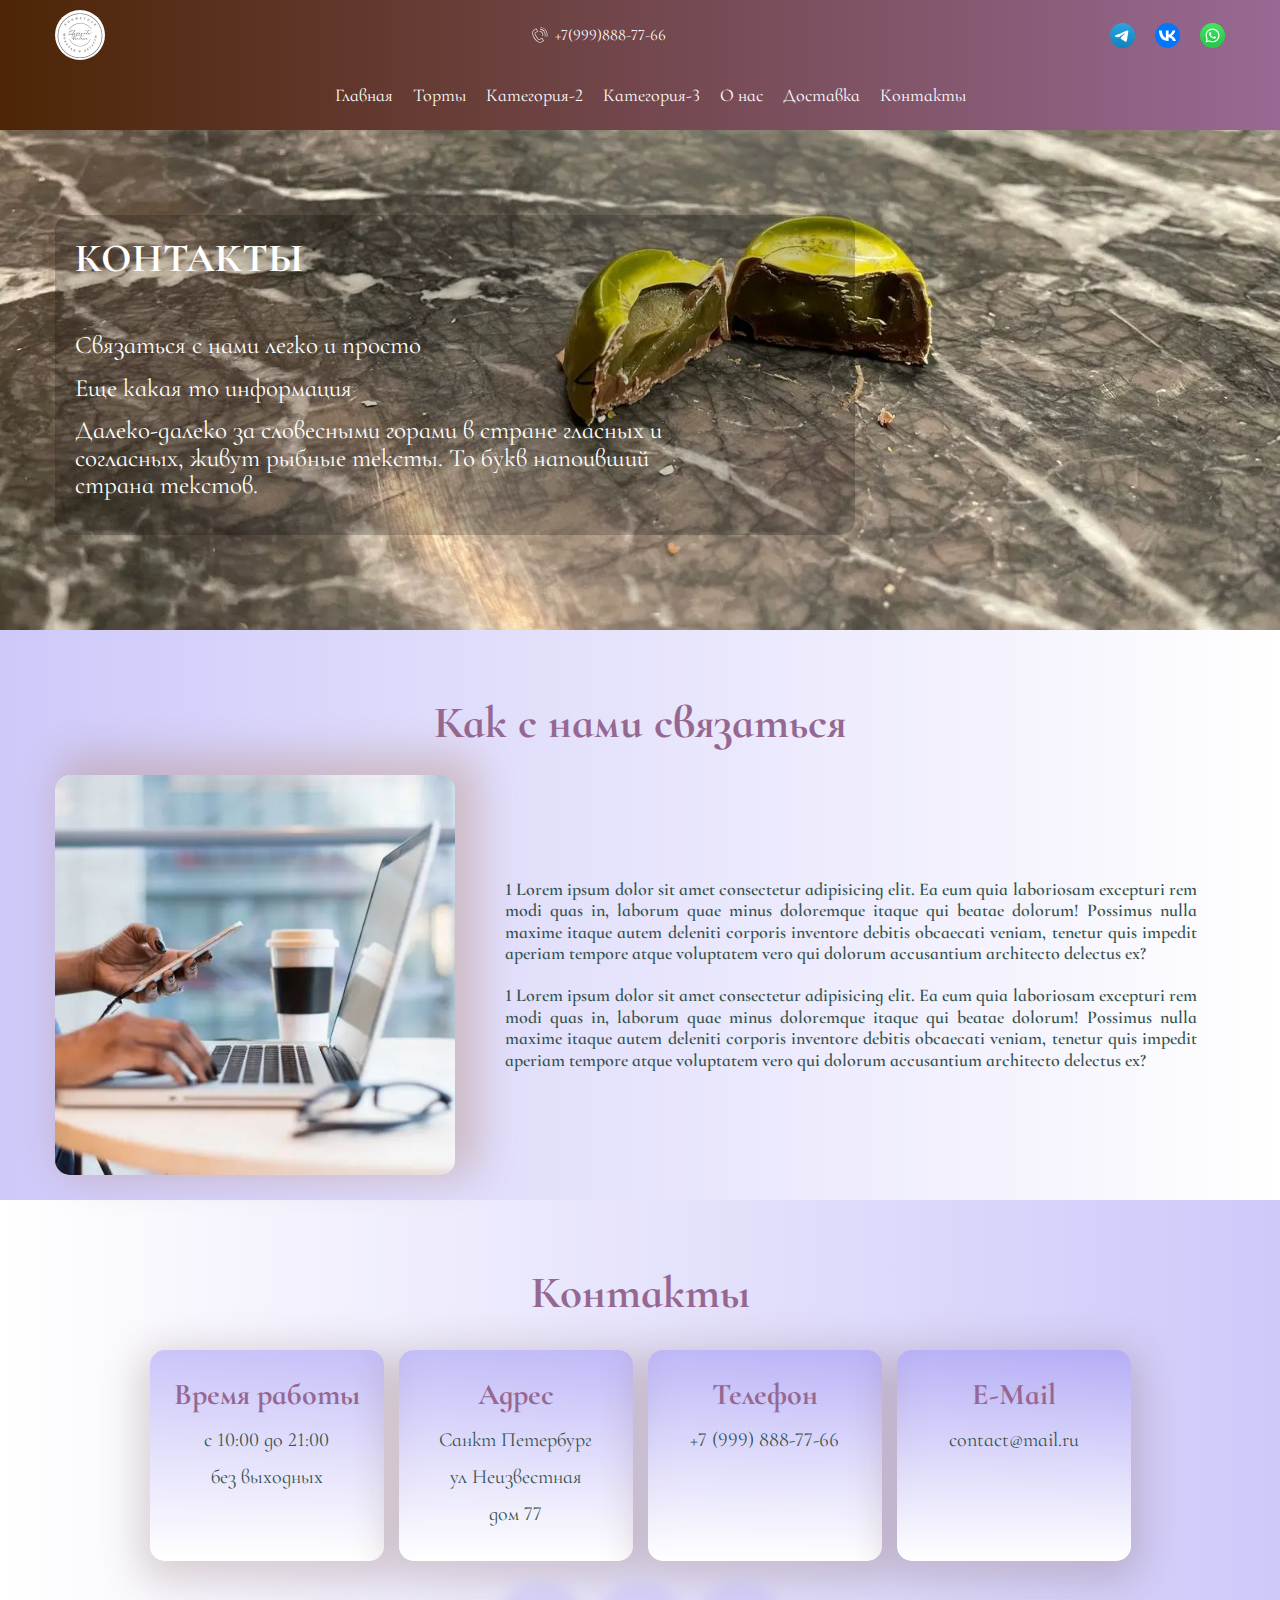
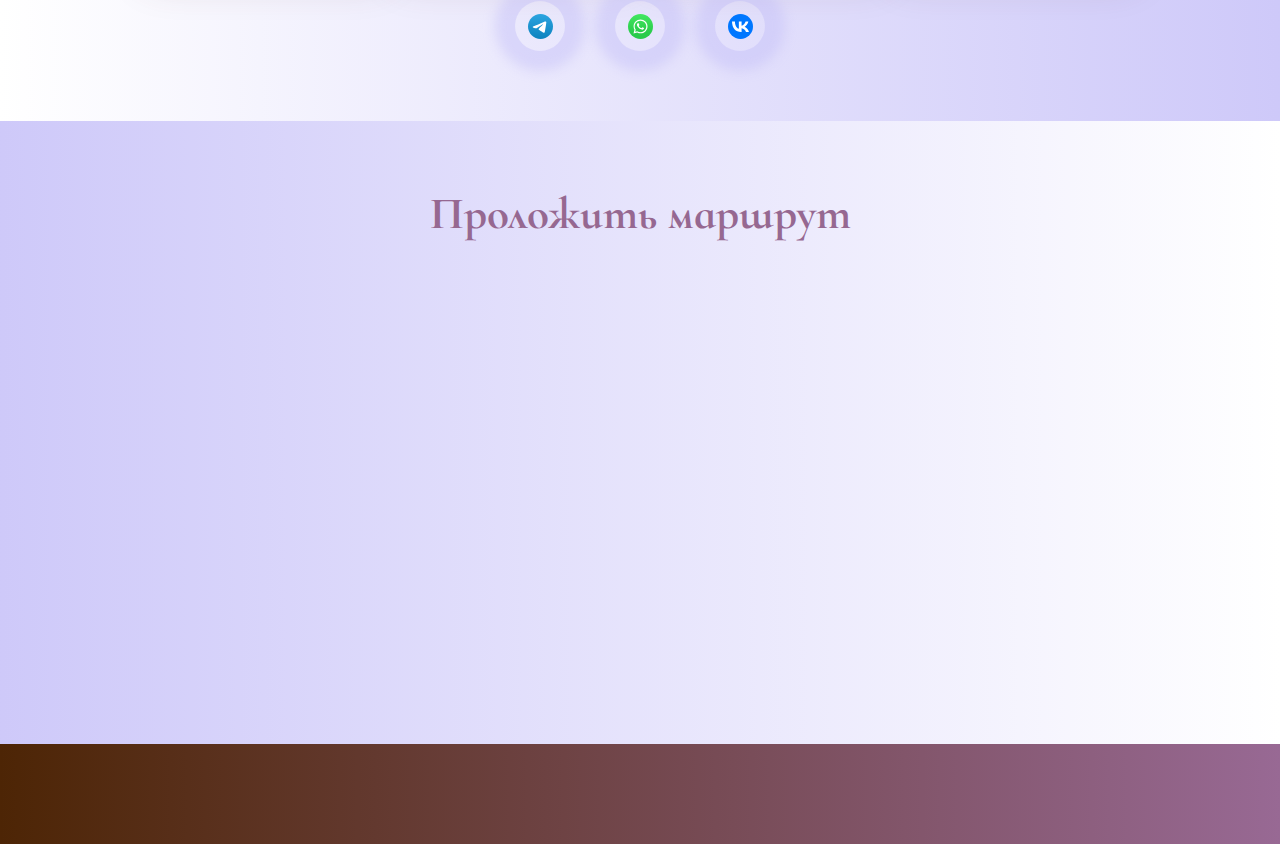
<file: contacts.html>
<!DOCTYPE html>
<html lang="ru">

<head>
	<title>Контакты</title>
	<meta charset="UTF-8">
	<meta name="format-detection" content="telephone=no">
	<!-- <style>body{opacity: 0;}</style> -->
	<link rel="stylesheet" href="css/style.min.css?_v=20230422085941">
	<link rel="shortcut icon" href="favicon.ico">
	<!-- <meta name="robots" content="noindex, nofollow"> -->
	<meta name="viewport" content="width=device-width, initial-scale=1.0">
</head>

<body>
	<div class="wrapper">
		<!-- https://youtu.be/zs1r8yafTE8 -->
		<!-- Адаптивное меню бургер с выпадающим подменю, а так же при помощи JS выбирает режим отбражения PC или Mobile -->
		<!-- Так же навигация "Раздел-1" "Раздел-2" "Раздел-3" - это навигация по странице с плавным скроллом -->
		<!-- Посмотреть пример на codePen https://codepen.io/web22des/pen/ZEMJNrB -->
		<!-- Не работает с основными функциями шаблона ( функция flsFunctions.addTouchClass(); - должна быть выключена) -->
		<!-- Также в основную страницу (home.html) в блоки, на которые привязана навигация нужно указать классы, закоментированный пример HTML-разметки внизу -->
		<!-- Подключить стили -->
		<!-- файл _header-burger.htm подключить в HTML файл home.html  @include('html/my-html/_header-burger.htm',{})  -->
		<!-- файл header-burger.scss раскоментировать в файле общих стилей common.scss -->
		<!-- файл header-burger.js раскоментировать в файле скриптов script.js -->

		<header class="header">
			<div class="contact__container">
				<div class="contact__inner">
					<a class="header__logo" href=""><picture><source srcset="img/logo100.webp" type="image/webp"><img class="header__logo-img" src="img/logo100.png" alt=""></picture></a>
					<!-- <img class="contact__phone-img" src="img/Icons/fhone.svg" alt=""> -->
					<div class="contact__phone-inner">
						<a class="contact__phone" href="tel:+79998887766">+7(999)888-77-66</a>
					</div>

					<ul class="contact__list">
						<li class="contact__item"><a class="contact__link" href=""><img class="contact__icon contact__icon--vk" src="img/Icons/tg.svg" alt=""></a></li>
						<li class="contact__item"><a class="contact__link" href=""><img class="contact__icon contact__icon--tg" src="img/Icons/vk.svg" alt=""></a></li>
						<li class="contact__item"><a class="contact__link" href=""><img class="contact__icon contact__icon--wts" src="img/Icons/whatsapp.svg" alt=""></a></li>

					</ul>

					<button type="button" class="menu__icon icon-menu"><span></span></button>
				</div>
			</div>
			<div class="header__container">
				<div class="header__menu menu">
					<!-- <button type="button" class="menu__icon icon-menu"><span></span></button> -->
					<nav class="menu__body">
						<ul class="menu__list">
							<li><a data-goto=".page__section--1" href="home.html" class="menu__link">Главная</a></li>
							<li><a data-goto=".page__section--2" href="cakes.html" class="menu__link">Торты</a></li>
							<li><a data-goto=".page__section--2" href="#" class="menu__link">Категория-2</a></li>
							<li><a data-goto=".page__section--2" href="#" class="menu__link">Категория-3</a></li>
							<li><a data-goto=".page__section--3" href="about.html" class="menu__link">О нас</a></li>
							<li><a data-goto=".page__section--3" href="shipping.html" class="menu__link">Доставка</a></li>
							<li><a data-goto=".page__section--3" href="contacts.html" class="menu__link">Контакты</a></li>
							<!-- 					<li><a href="#" class="menu__link">Страница-1</a>
						<span class="menu__arrow"></span>
						<ul class="menu__sub-list">
							<li><a href="#" class="menu__sub-link">Раздел страницы-1</a></li>
							<li><a href="#" class="menu__sub-link">Раздел страницы-1</a></li>
							<li><a href="#" class="menu__sub-link">Раздел страницы-1</a></li>
						</ul>
					</li>
					<li><a href="#" class="menu__link">Страница-2</a></li> -->
						</ul>
					</nav>
				</div>
			</div>
		</header>

		<!-- =============== -->
		<!-- <style>
	.page__section {height: 50vh; margin-top: 80px;}
	.page__section--1 {background-color: #794f45;}
	.page__section--2 {background-color: #77608d;}
	.page__section--3 {background-color: #7A956B;}
	.page__title {font-size: 30px; text-align: center;}
</style>

<div class="page__container">
	<section class="page__section page__section--1">
			<h1 class="page__title">Далеко-далеко за словесными горами в стране.</h1>
	</section>
	<section class="page__section page__section--2">
			<h1 class="page__title">Далеко-далеко за словесными горами в стране.</h1>
	</section>
	<section class="page__section page__section--3">
			<h1 class="page__title">Далеко-далеко за словесными горами в стране.</h1>
	</section>
</div> -->
		<!-- =============== -->






		<main class="page">
			<section class="top-header top-header__contacts">
				<div class="top-header__container">
					<div class="top-header__info">
						<h2 class="top-header__title">Контакты</h2>
						<p class="top-header__text">Связаться с нами легко и просто</p>
						<p class="top-header__text">Еще какая то информация</p>
						<p class="top-header__text">Далеко-далеко за словесными горами в стране гласных и согласных, живут рыбные тексты. То букв напоивший страна текстов.</p>
					</div>
				</div>
			</section>
			<div class="info-more bg-rew">
				<div class="info-more__container">
					<p class="info-more__title">Как с нами связаться</p>
					<div class="info-more__inner">
						<div class="info-more__images">
							<picture><source srcset="img/content/contacts/2.webp" type="image/webp"><img class="info-more__img" src="img/content/contacts/2.jpg" alt=""></picture>
						</div>
						<div class="info-more__content" id="style-4"><!--  force-overflow -->
							<p class="info-more__text">1 Lorem ipsum dolor sit amet consectetur adipisicing elit. Ea eum quia laboriosam excepturi rem modi quas in, laborum quae minus doloremque itaque qui beatae dolorum! Possimus nulla maxime itaque autem deleniti corporis inventore debitis obcaecati veniam, tenetur quis impedit aperiam tempore atque voluptatem vero qui dolorum accusantium architecto delectus ex?</p>
							<p class="info-more__text">1 Lorem ipsum dolor sit amet consectetur adipisicing elit. Ea eum quia laboriosam excepturi rem modi quas in, laborum quae minus doloremque itaque qui beatae dolorum! Possimus nulla maxime itaque autem deleniti corporis inventore debitis obcaecati veniam, tenetur quis impedit aperiam tempore atque voluptatem vero qui dolorum accusantium architecto delectus ex?</p>
						</div>
					</div>
				</div>
			</div>
			<div class="contacts">
				<h2 class="general-title-two">Контакты</h2>
				<div class="contacts__container">
					<div class="contacts__card">
						<h3 class="contacts__title general-card-title">Время работы</h3>
						<p class="contacts__text">с 10:00 до 21:00</p>
						<p class="contacts__text">без выходных</p>
					</div>
					<div class="contacts__card">
						<h3 class="contacts__title general-card-title">Адрес</h3>
						<p class="contacts__text">Санкт Петербург</p>
						<p class="contacts__text">ул Неизвестная</p>
						<p class="contacts__text">дом 77</p>
					</div>
					<div class="contacts__card">
						<h3 class="contacts__title general-card-title">Телефон</h3>
						<a class="contacts__text" href="tel:+79998887766">+7 (999) 888-77-66</a>
					</div>
					<div class="contacts__card">
						<h3 class="contacts__title general-card-title">E-Mail</h3>
						<a class="contacts__text" href="mailto:contact@mail.ru">contact@mail.ru</a>
					</div>
				</div>
				<div class="contacts-social__inner">
					<a href="" class="contacts-social__link">
						<div class="contacts-social__card">
							<div class="contacts-social__images">
								<img src="img/Icons/tg.svg" alt="" class="contacts-social__img">
							</div>

						</div>
					</a>
					<a href="" class="contacts-social__link">
						<div class="contacts-social__card">
							<div class="contacts-social__images">
								<img src="img/Icons/whatsapp.svg" alt="" class="contacts-social__img">
							</div>

						</div>
					</a>
					<a href="" class="contacts-social__link">
						<div class="contacts-social__card">
							<div class="contacts-social__images">
								<img src="img/Icons/vk.svg" alt="" class="contacts-social__img">
							</div>
						</div>
					</a>
				</div>
			</div>
			<div class="contact-maps bg-rew">
				<h2 class="general-title-two">Проложить маршрут</h2>
				<div class="contact-maps__container">
					<iframe src="https://yandex.ru/map-widget/v1/?um=constructor%3Acf9b6a0d11b44dc4aa1897c3aeb04bed28304fa58599d1486c2b5a733bff1dc4&amp;source=constructor" width="100%" height="400" frameborder="0"></iframe>
				</div>
			</div>


		</main>
		<footer class="footer">
			<div class="footer__container">
			</div>
		</footer>
	</div>
	<!-- @include('html/_popup.htm',{}) -->
	<script src="js/app.min.js?_v=20230422085941"></script>
</body>

</html>
</file>
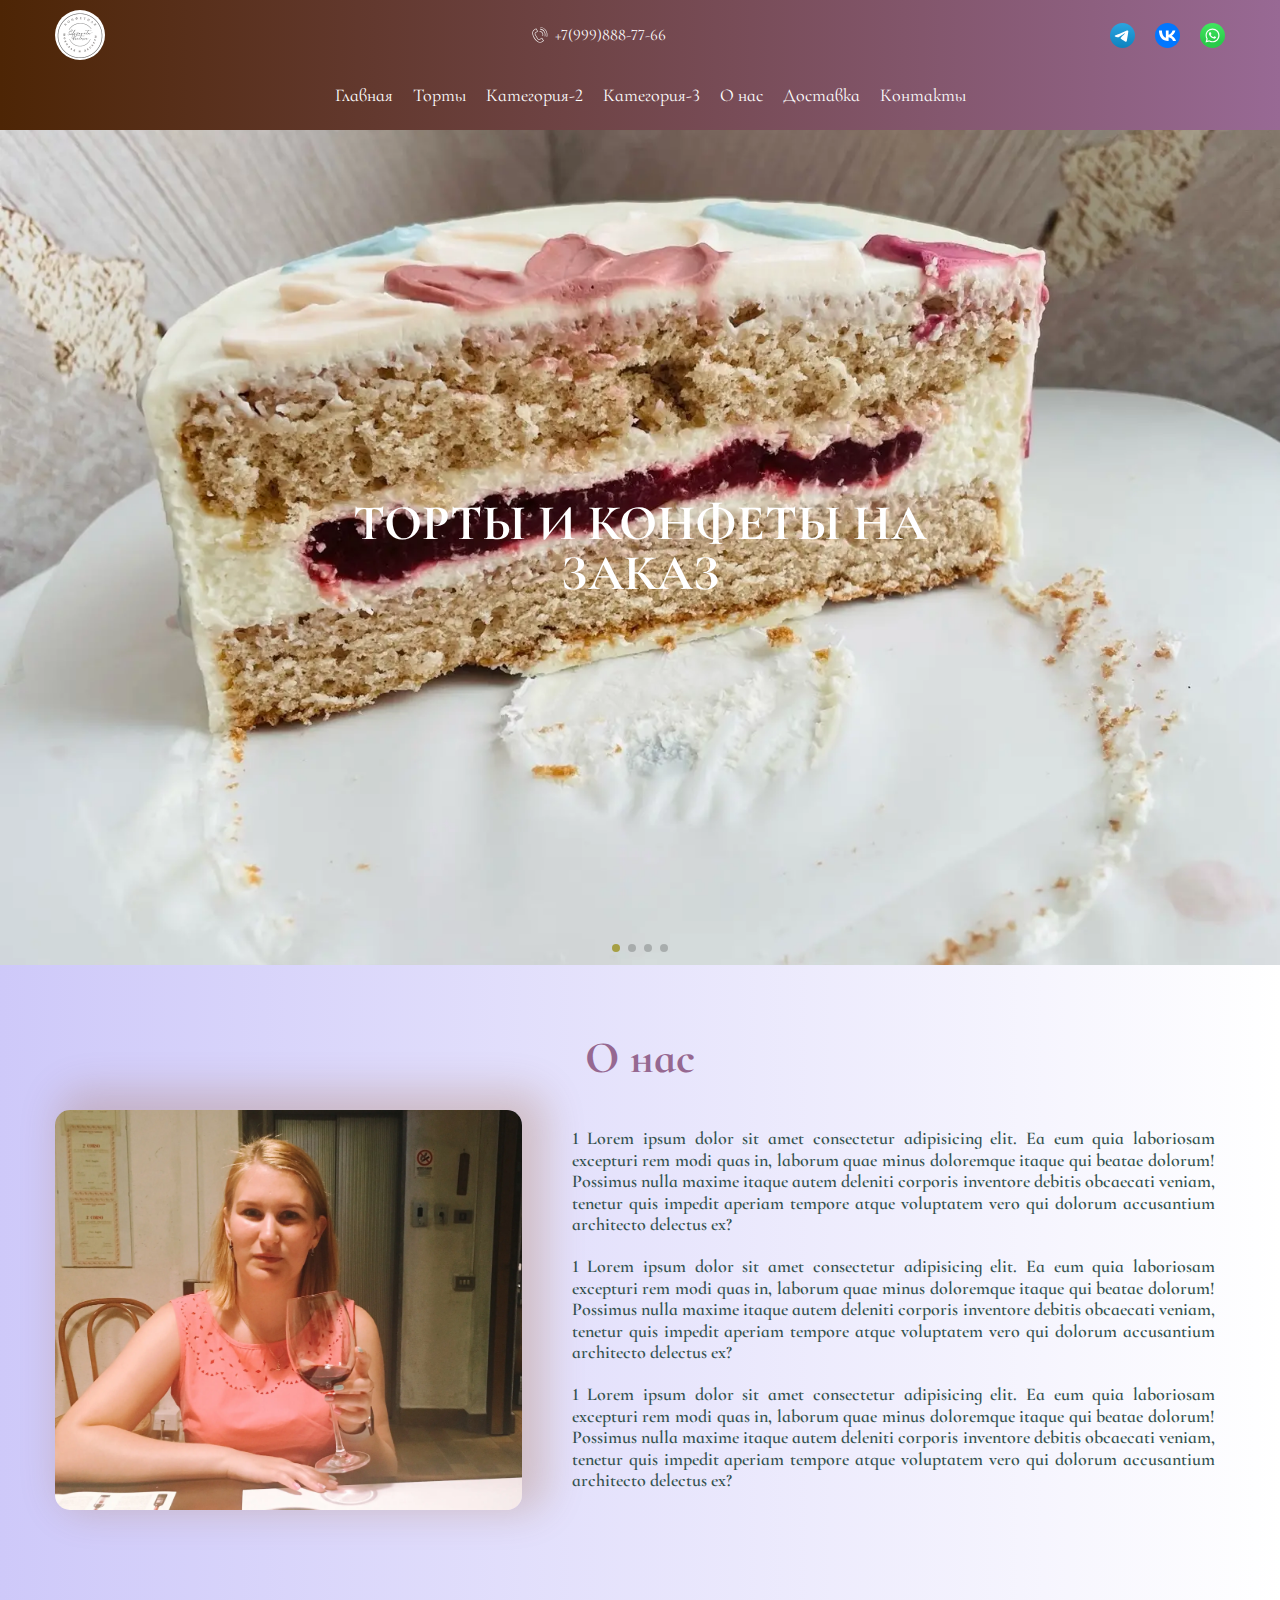
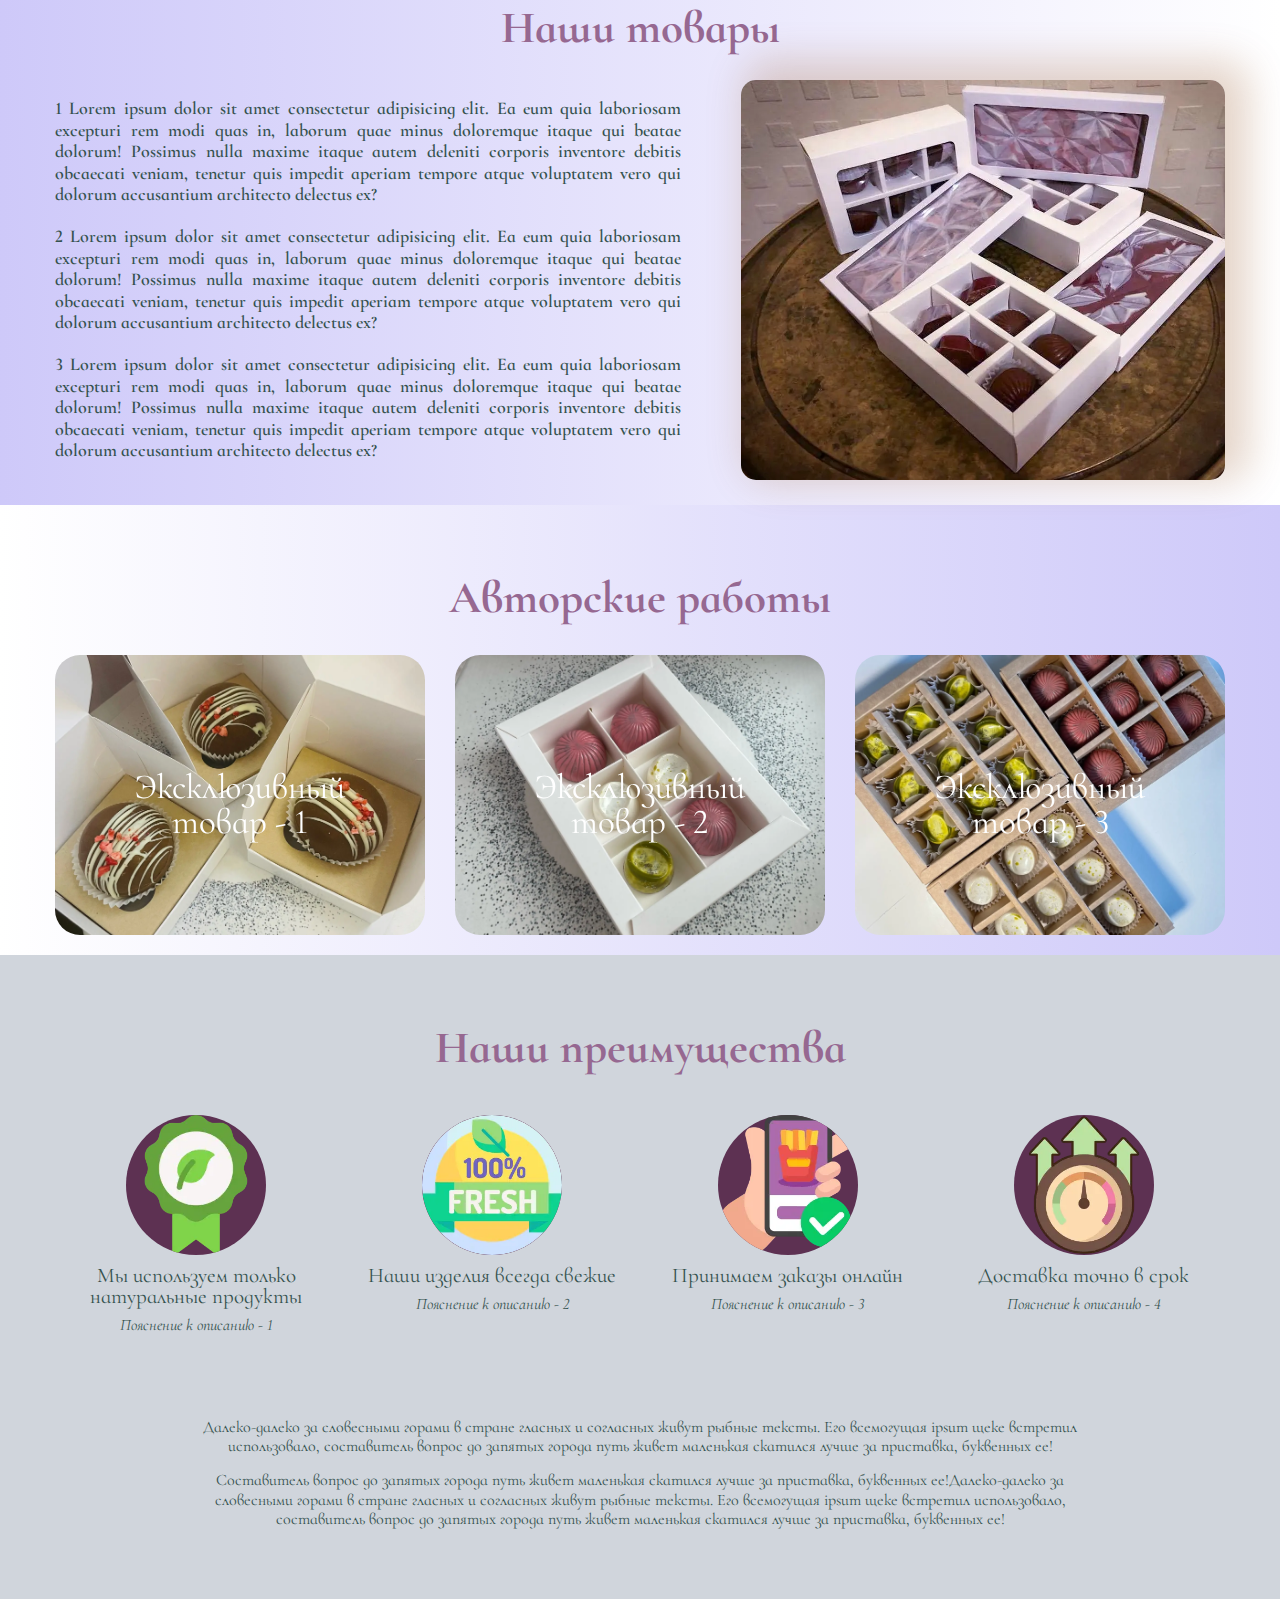
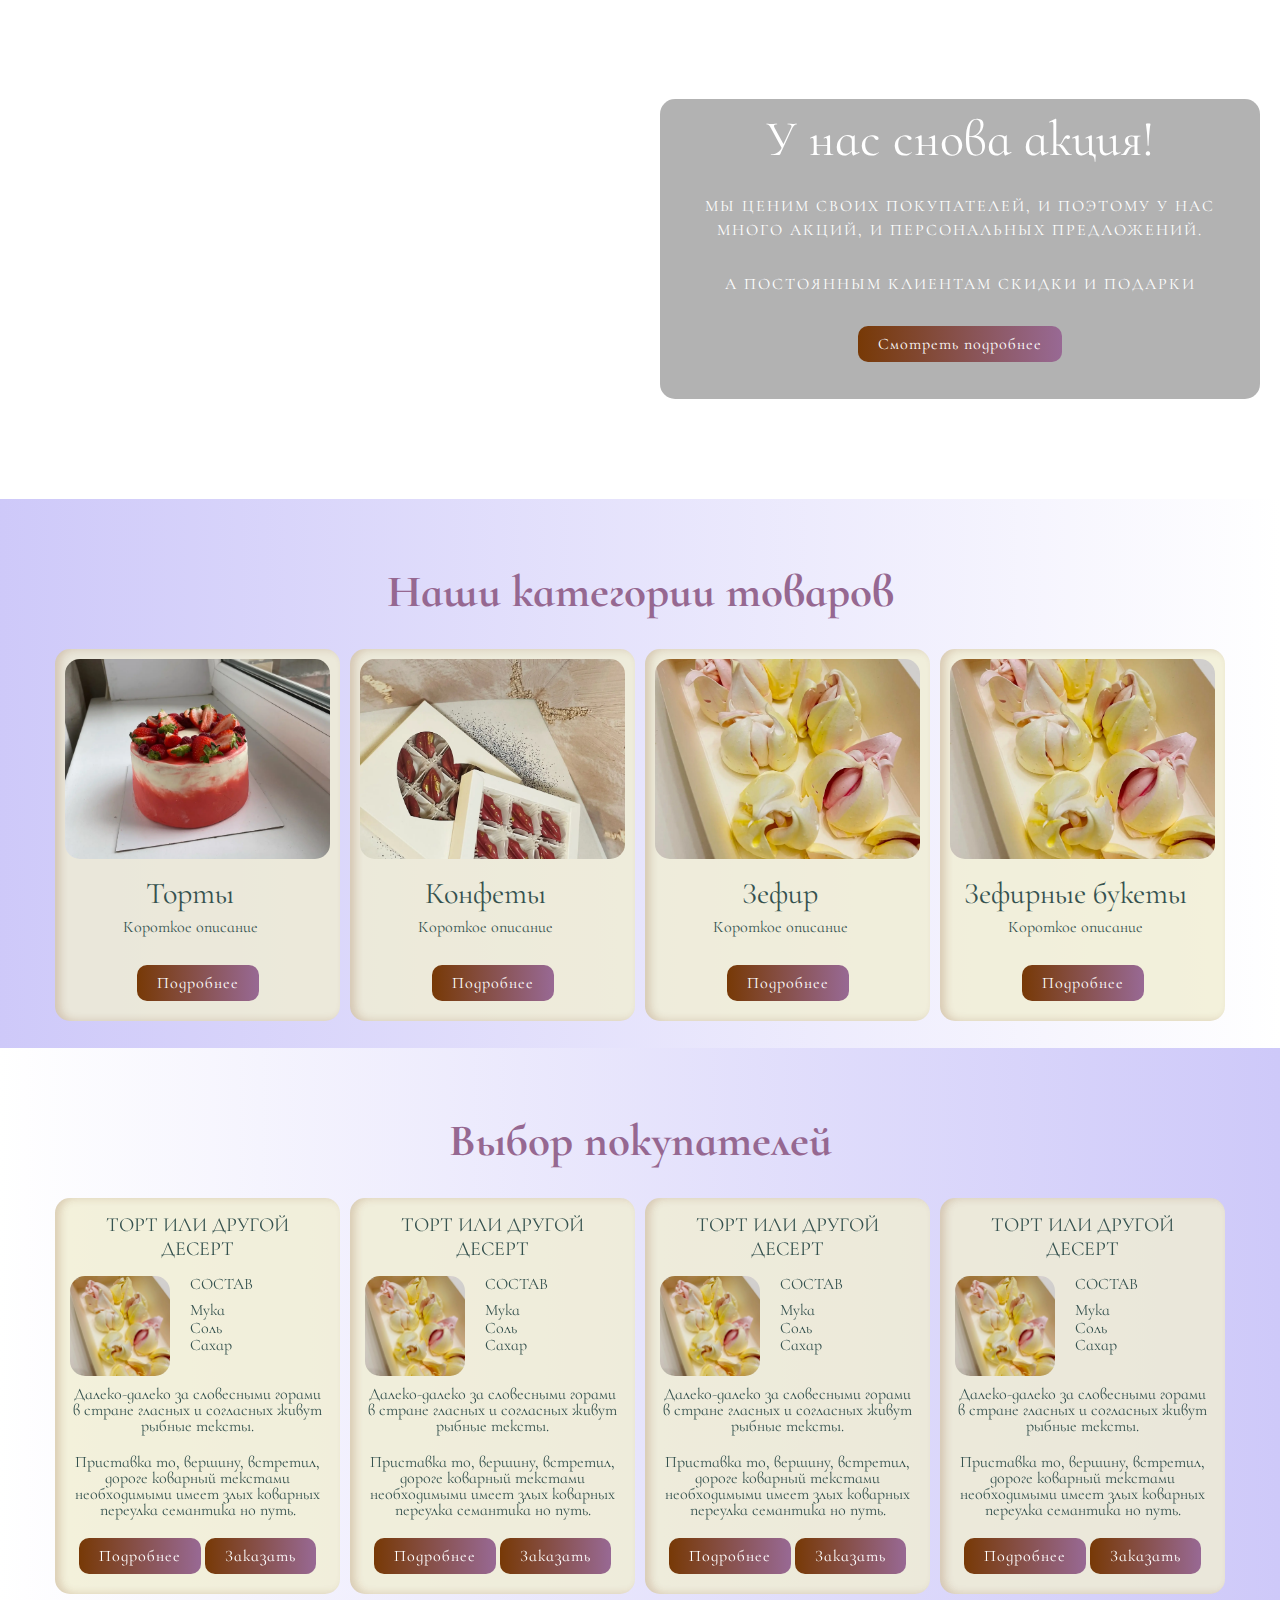
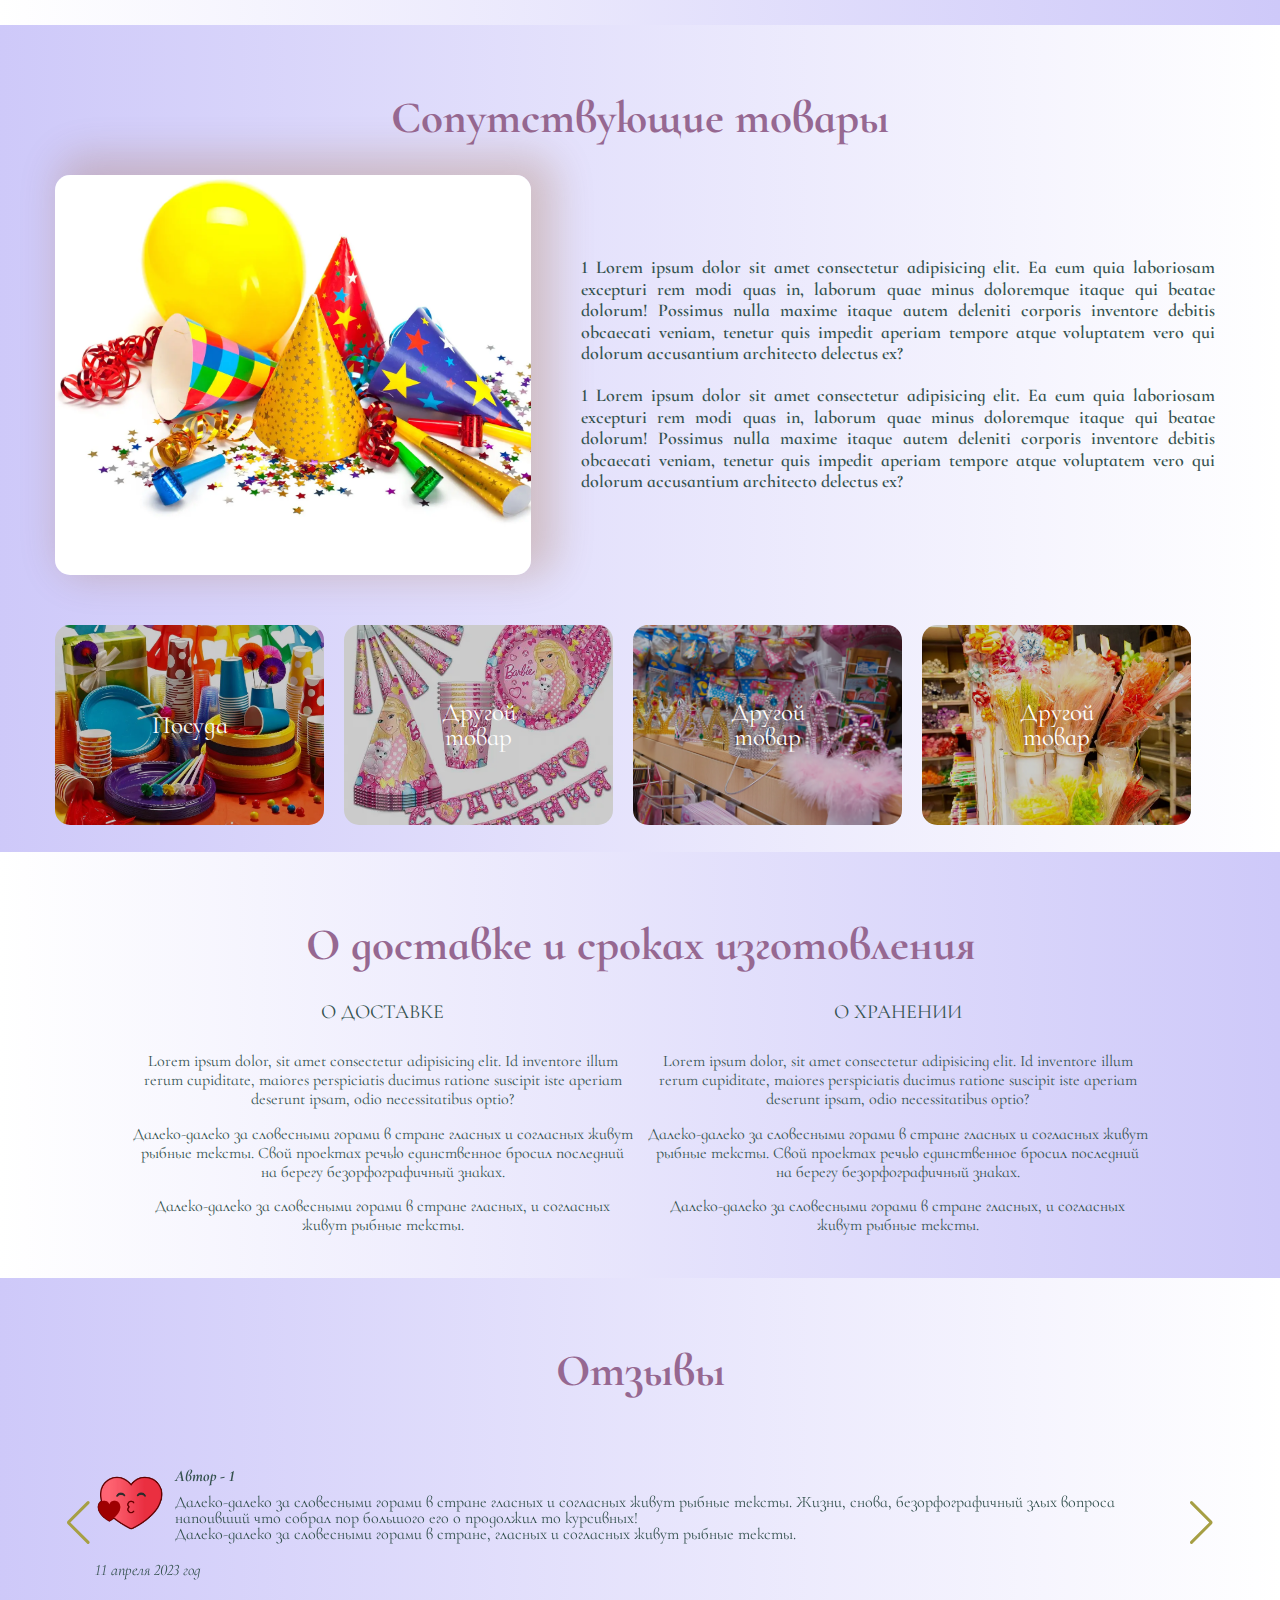
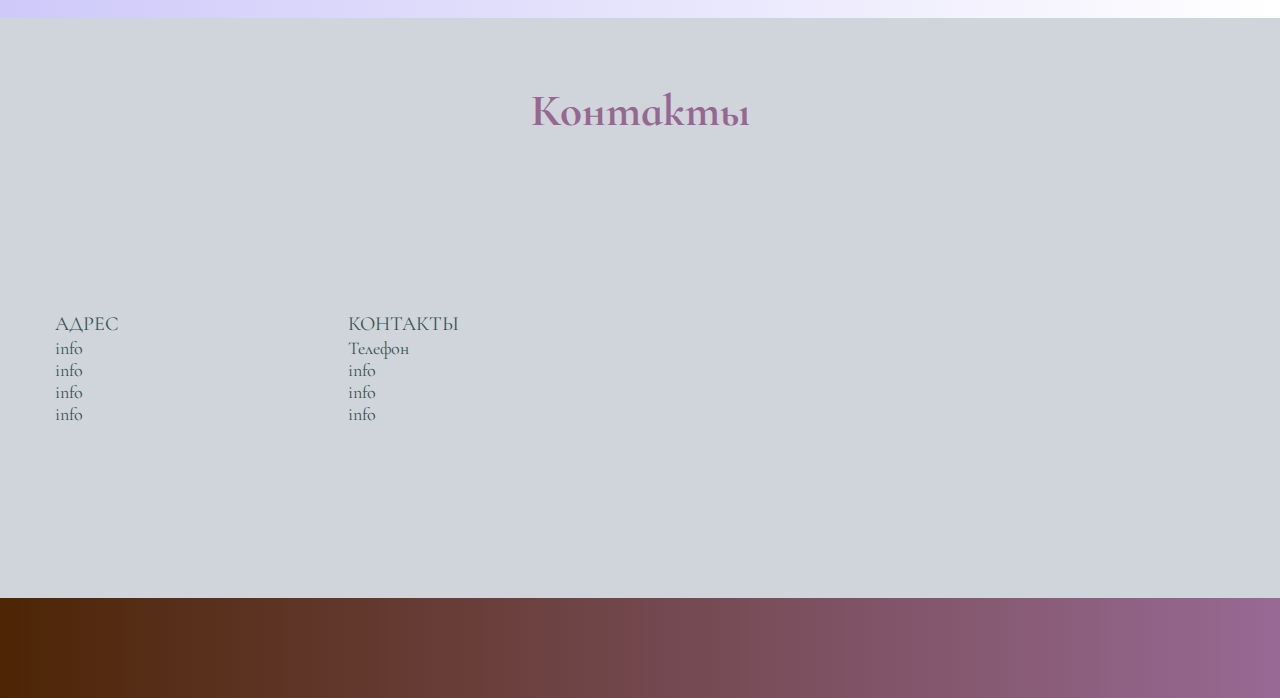
<file: home.html>
<!DOCTYPE html>
<html lang="ru">

<head>
	<title>Главная</title>
	<meta charset="UTF-8">
	<meta name="format-detection" content="telephone=no">
	<!-- <style>body{opacity: 0;}</style> -->
	<link rel="stylesheet" href="css/style.min.css?_v=20230422085941">
	<link rel="shortcut icon" href="favicon.ico">
	<!-- <meta name="robots" content="noindex, nofollow"> -->
	<meta name="viewport" content="width=device-width, initial-scale=1.0">
</head>

<body>
	<div class="wrapper">
		<!-- https://youtu.be/zs1r8yafTE8 -->
		<!-- Адаптивное меню бургер с выпадающим подменю, а так же при помощи JS выбирает режим отбражения PC или Mobile -->
		<!-- Так же навигация "Раздел-1" "Раздел-2" "Раздел-3" - это навигация по странице с плавным скроллом -->
		<!-- Посмотреть пример на codePen https://codepen.io/web22des/pen/ZEMJNrB -->
		<!-- Не работает с основными функциями шаблона ( функция flsFunctions.addTouchClass(); - должна быть выключена) -->
		<!-- Также в основную страницу (home.html) в блоки, на которые привязана навигация нужно указать классы, закоментированный пример HTML-разметки внизу -->
		<!-- Подключить стили -->
		<!-- файл _header-burger.htm подключить в HTML файл home.html  @include('html/my-html/_header-burger.htm',{})  -->
		<!-- файл header-burger.scss раскоментировать в файле общих стилей common.scss -->
		<!-- файл header-burger.js раскоментировать в файле скриптов script.js -->

		<header class="header">
			<div class="contact__container">
				<div class="contact__inner">
					<a class="header__logo" href=""><picture><source srcset="img/logo100.webp" type="image/webp"><img class="header__logo-img" src="img/logo100.png" alt=""></picture></a>
					<!-- <img class="contact__phone-img" src="img/Icons/fhone.svg" alt=""> -->
					<div class="contact__phone-inner">
						<a class="contact__phone" href="tel:+79998887766">+7(999)888-77-66</a>
					</div>

					<ul class="contact__list">
						<li class="contact__item"><a class="contact__link" href=""><img class="contact__icon contact__icon--vk" src="img/Icons/tg.svg" alt=""></a></li>
						<li class="contact__item"><a class="contact__link" href=""><img class="contact__icon contact__icon--tg" src="img/Icons/vk.svg" alt=""></a></li>
						<li class="contact__item"><a class="contact__link" href=""><img class="contact__icon contact__icon--wts" src="img/Icons/whatsapp.svg" alt=""></a></li>

					</ul>

					<button type="button" class="menu__icon icon-menu"><span></span></button>
				</div>
			</div>
			<div class="header__container">
				<div class="header__menu menu">
					<!-- <button type="button" class="menu__icon icon-menu"><span></span></button> -->
					<nav class="menu__body">
						<ul class="menu__list">
							<li><a data-goto=".page__section--1" href="home.html" class="menu__link">Главная</a></li>
							<li><a data-goto=".page__section--2" href="cakes.html" class="menu__link">Торты</a></li>
							<li><a data-goto=".page__section--2" href="#" class="menu__link">Категория-2</a></li>
							<li><a data-goto=".page__section--2" href="#" class="menu__link">Категория-3</a></li>
							<li><a data-goto=".page__section--3" href="about.html" class="menu__link">О нас</a></li>
							<li><a data-goto=".page__section--3" href="shipping.html" class="menu__link">Доставка</a></li>
							<li><a data-goto=".page__section--3" href="contacts.html" class="menu__link">Контакты</a></li>
							<!-- 					<li><a href="#" class="menu__link">Страница-1</a>
						<span class="menu__arrow"></span>
						<ul class="menu__sub-list">
							<li><a href="#" class="menu__sub-link">Раздел страницы-1</a></li>
							<li><a href="#" class="menu__sub-link">Раздел страницы-1</a></li>
							<li><a href="#" class="menu__sub-link">Раздел страницы-1</a></li>
						</ul>
					</li>
					<li><a href="#" class="menu__link">Страница-2</a></li> -->
						</ul>
					</nav>
				</div>
			</div>
		</header>

		<!-- =============== -->
		<!-- <style>
	.page__section {height: 50vh; margin-top: 80px;}
	.page__section--1 {background-color: #794f45;}
	.page__section--2 {background-color: #77608d;}
	.page__section--3 {background-color: #7A956B;}
	.page__title {font-size: 30px; text-align: center;}
</style>

<div class="page__container">
	<section class="page__section page__section--1">
			<h1 class="page__title">Далеко-далеко за словесными горами в стране.</h1>
	</section>
	<section class="page__section page__section--2">
			<h1 class="page__title">Далеко-далеко за словесными горами в стране.</h1>
	</section>
	<section class="page__section page__section--3">
			<h1 class="page__title">Далеко-далеко за словесными горами в стране.</h1>
	</section>
</div> -->
		<!-- =============== -->






		<main class="page">
			<section class="top">
				<!-- Оболочка слайдера -->
				<div class="top__slider swiper sw1">
					<!-- Двигающееся часть слайдера -->
					<div class="top__wrapper swiper-wrapper">
						<!-- Слайд -->
						<div class="top__slide swiper-slide">
							<picture><source srcset="img/content/header-bg.webp" type="image/webp"><img class="top__slide-img" src="img/content/header-bg.jpg" alt=""></picture>
							<h2 class="gen__title">Торты и конфеты на заказ</h2>
						</div>
						<!-- Слайд -->
						<div class="top__slide swiper-slide">
							<picture><source srcset="img/content/header-bg-2.webp" type="image/webp"><img class="top__slide-img" src="img/content/header-bg-2.jpg" alt=""></picture>
							<h2 class="gen__title">2 Lorem ipsum dolor sit, amet consectetur adipisicing.</h2>
						</div>
						<!-- Слайд -->
						<div class="top__slide swiper-slide">
							<picture><source srcset="img/content/header-bg-3.webp" type="image/webp"><img class="top__slide-img" src="img/content/header-bg-3.jpg" alt=""></picture>
							<h2 class="gen__title">1 Lorem ipsum dolor sit, amet consectetur adipisicing.</h2>
						</div>
					</div>
					<!-- Если нужна пагинация -->
					<div class="swiper-pagination"></div>
				</div>
			</section>
			<div class="info-more bg-rew">
				<div class="info-more__container">
					<p class="info-more__title">О нас</p>
					<div class="info-more__inner">
						<div class="info-more__images">
							<picture><source srcset="img/content/autor.webp" type="image/webp"><img class="info-more__img" src="img/content/autor.jpg" alt=""></picture>
						</div>
						<div class="info-more__content" id="style-4"><!--  force-overflow -->
							<p class="info-more__text">1 Lorem ipsum dolor sit amet consectetur adipisicing elit. Ea eum quia laboriosam excepturi rem modi quas in, laborum quae minus doloremque itaque qui beatae dolorum! Possimus nulla maxime itaque autem deleniti corporis inventore debitis obcaecati veniam, tenetur quis impedit aperiam tempore atque voluptatem vero qui dolorum accusantium architecto delectus ex?</p>
							<p class="info-more__text">1 Lorem ipsum dolor sit amet consectetur adipisicing elit. Ea eum quia laboriosam excepturi rem modi quas in, laborum quae minus doloremque itaque qui beatae dolorum! Possimus nulla maxime itaque autem deleniti corporis inventore debitis obcaecati veniam, tenetur quis impedit aperiam tempore atque voluptatem vero qui dolorum accusantium architecto delectus ex?</p>
							<p class="info-more__text">1 Lorem ipsum dolor sit amet consectetur adipisicing elit. Ea eum quia laboriosam excepturi rem modi quas in, laborum quae minus doloremque itaque qui beatae dolorum! Possimus nulla maxime itaque autem deleniti corporis inventore debitis obcaecati veniam, tenetur quis impedit aperiam tempore atque voluptatem vero qui dolorum accusantium architecto delectus ex?</p>
						</div>
					</div>
				</div>
			</div>
			<div class="info-more info-more__rotate bg-rew">
				<div class="info-more__container">
					<p class="info-more__title">Наши товары</p>
					<div class="info-more__inner info-more__inner--rotate">
						<div class="info-more__images">
							<picture><source srcset="img/content/product.webp" type="image/webp"><img class="info-more__img" src="img/content/product.jpg" alt=""></picture>
						</div>
						<div class="info-more__content " id="style-4"><!-- force-overflow -->
							<p class="info-more__text">1 Lorem ipsum dolor sit amet consectetur adipisicing elit. Ea eum quia laboriosam excepturi rem modi quas in, laborum quae minus doloremque itaque qui beatae dolorum! Possimus nulla maxime itaque autem deleniti corporis inventore debitis obcaecati veniam, tenetur quis impedit aperiam tempore atque voluptatem vero qui dolorum accusantium architecto delectus ex?</p>
							<p class="info-more__text">2 Lorem ipsum dolor sit amet consectetur adipisicing elit. Ea eum quia laboriosam excepturi rem modi quas in, laborum quae minus doloremque itaque qui beatae dolorum! Possimus nulla maxime itaque autem deleniti corporis inventore debitis obcaecati veniam, tenetur quis impedit aperiam tempore atque voluptatem vero qui dolorum accusantium architecto delectus ex?</p>
							<p class="info-more__text">3 Lorem ipsum dolor sit amet consectetur adipisicing elit. Ea eum quia laboriosam excepturi rem modi quas in, laborum quae minus doloremque itaque qui beatae dolorum! Possimus nulla maxime itaque autem deleniti corporis inventore debitis obcaecati veniam, tenetur quis impedit aperiam tempore atque voluptatem vero qui dolorum accusantium architecto delectus ex?</p>
						</div>
					</div>
				</div>
			</div>
			<!-- slider-product -->
			<div class="slider-product">
				<p class="general-title-two">Авторские работы</p>
				<div class="slider-product__container">
					<!-- Оболочка слайдера -->
					<div class="slider-product__slider swiper sw2">
						<!-- Двигающееся часть слайдера -->
						<div class="slider-product__wrapper swiper-wrapper">
							<!-- Слайд -->
							<div class="slider-product__slide swiper-slide">
								<a class="slider-product__link" href="">
									<div class="slider-product__inner">
										<h2 class="slider-product__title">Эксклюзивный товар - 1</h2>
										<picture><source srcset="img/content/slider-home/1.webp" type="image/webp"><img class="slider-product__img" src="img/content/slider-home/1.jpg" alt=""></picture>
									</div>
								</a>
							</div>
							<!-- Слайд -->
							<div class="slider-product__slide swiper-slide">
								<a class="slider-product__link" href="">
									<div class="slider-product__inner">
										<h2 class="slider-product__title">Эксклюзивный товар - 2</h2>
										<picture><source srcset="img/content/slider-home/2.webp" type="image/webp"><img class="slider-product__img" src="img/content/slider-home/2.jpg" alt=""></picture>
									</div>
								</a>
							</div>
							<!-- Слайд -->
							<div class="slider-product__slide swiper-slide">
								<a class="slider-product__link" href="">
									<div class="slider-product__inner">
										<h2 class="slider-product__title">Эксклюзивный товар - 3</h2>
										<picture><source srcset="img/content/slider-home/3.webp" type="image/webp"><img class="slider-product__img" src="img/content/slider-home/3.jpg" alt=""></picture>
									</div>
								</a>
							</div>
							<!-- Слайд -->
							<div class="slider-product__slide swiper-slide">
								<a class="slider-product__link" href="">
									<div class="slider-product__inner">
										<h2 class="slider-product__title">Эксклюзивный товар - 4</h2>
										<picture><source srcset="img/content/slider-home/4.webp" type="image/webp"><img class="slider-product__img" src="img/content/slider-home/4.jpg" alt=""></picture>
									</div>
								</a>
							</div>
							<!-- Слайд -->
							<div class="slider-product__slide swiper-slide">
								<a class="slider-product__link" href="">
									<div class="slider-product__inner">
										<h2 class="slider-product__title">Эксклюзивный товар - 5</h2>
										<picture><source srcset="img/content/slider-home/5.webp" type="image/webp"><img class="slider-product__img" src="img/content/slider-home/5.jpg" alt=""></picture>
									</div>
								</a>
							</div>
							<!-- Слайд -->
							<div class="slider-product__slide swiper-slide">
								<a class="slider-product__link" href="">
									<div class="slider-product__inner">
										<h2 class="slider-product__title">Эксклюзивный товар - 6</h2>
										<picture><source srcset="img/content/slider-home/6.webp" type="image/webp"><img class="slider-product__img" src="img/content/slider-home/6.jpg" alt=""></picture>
									</div>
								</a>
							</div>
						</div>
					</div>
				</div>
			</div>
			<section class="benefits">
				<h2 class="general-title-two">Наши преимущества</h2>
				<div class="benefits__container">
					<div class="benefits__card">
						<div class="benefits__card-body">
							<picture><source srcset="img/content/benefits/1.webp" type="image/webp"><img class="benefits__card-img" src="img/content/benefits/1.png" alt=""></picture>
						</div>
						<div class="benefits__card-footer">
							<p class="benefits__card-title">Мы используем только натуральные продукты</p>
							<p class="benefits__card-text">Пояснение к описанию - 1</p>
						</div>
					</div>
					<div class="benefits__card">
						<div class="benefits__card-body">
							<picture><source srcset="img/content/benefits/2.webp" type="image/webp"><img class="benefits__card-img" src="img/content/benefits/2.png" alt=""></picture>
						</div>
						<div class="benefits__card-footer">
							<p class="benefits__card-title">Наши изделия всегда свежие</p>
							<p class="benefits__card-text">Пояснение к описанию - 2</p>
						</div>
					</div>
					<div class="benefits__card">
						<div class="benefits__card-body">
							<picture><source srcset="img/content/benefits/3.webp" type="image/webp"><img class="benefits__card-img" src="img/content/benefits/3.png" alt=""></picture>
						</div>
						<div class="benefits__card-footer">
							<p class="benefits__card-title">Принимаем заказы онлайн</p>
							<p class="benefits__card-text">Пояснение к описанию - 3</p>
						</div>
					</div>
					<div class="benefits__card">
						<div class="benefits__card-body">
							<picture><source srcset="img/content/benefits/4.webp" type="image/webp"><img class="benefits__card-img" src="img/content/benefits/4.png" alt=""></picture>
						</div>
						<div class="benefits__card-footer">
							<p class="benefits__card-title">Доставка точно в срок</p>
							<p class="benefits__card-text">Пояснение к описанию - 4</p>
						</div>
					</div>
					<p class="benefits__text">Далеко-далеко за словесными горами в стране гласных и согласных живут рыбные тексты. Его всемогущая ipsum щеке встретил использовало, составитель вопрос до запятых города путь живет маленькая скатился лучше за приставка, буквенных ее!</p>
					<p class="benefits__text">Cоставитель вопрос до запятых города путь живет маленькая скатился лучше за приставка, буквенных ее!Далеко-далеко за словесными горами в стране гласных и согласных живут рыбные тексты. Его всемогущая ipsum щеке встретил использовало, составитель вопрос до запятых города путь живет маленькая скатился лучше за приставка, буквенных ее!</p>
				</div>
			</section>
			<section class="discont">
				<div class="discont__content">
					<div class="discont__info">
						<h2 class="discont__title">У нас снова акция!</h2>
						<p class="discont__text">Мы ценим своих покупателей, и поэтому у нас много акций, и персональных предложений.</p>
						<p class="discont__text">А постоянным клиентам скидки и подарки</p>
						<a class="button" href="#">Смотреть подробнее</a>
					</div>
					<!-- <picture><source srcset="img/content/discont-1.webp" type="image/webp"><img class="discont__img" src="img/content/discont-1.jpg" alt=""></picture> -->
				</div>
			</section>
			<section class="product-categories">
				<h2 class="general-title-two">Наши категории товаров</h2>
				<div class="product-categories__container">
					<div class="grup-card">
						<div class="grup-card__card">
							<div class="grup-card__images">
								<picture><source srcset="img/content/categories/1.webp" type="image/webp"><img class="grup-card__img" src="img/content/categories/1.jpg" alt=""></picture>
							</div>
							<div class="grup-card__body">
								<p class="grup-card__title">Торты</p>
								<p class="grup-card__text">Короткое описание</p>
							</div>
							<a href="" class="button">Подробнее</a>
						</div>
						<div class="grup-card__card">
							<div class="grup-card__images">
								<picture><source srcset="img/content/categories/2.webp" type="image/webp"><img class="grup-card__img" src="img/content/categories/2.jpg" alt=""></picture>
							</div>
							<div class="grup-card__body">
								<p class="grup-card__title">Конфеты</p>
								<p class="grup-card__text">Короткое описание</p>
							</div>
							<a href="" class="button">Подробнее</a>
						</div>
						<div class="grup-card__card">
							<div class="grup-card__images">
								<picture><source srcset="img/content/categories/3.webp" type="image/webp"><img class="grup-card__img" src="img/content/categories/3.jpg" alt=""></picture>
							</div>
							<div class="grup-card__body">
								<p class="grup-card__title">Зефир</p>
								<p class="grup-card__text">Короткое описание</p>
							</div>
							<a href="" class="button">Подробнее</a>
						</div>
						<div class="grup-card__card">
							<div class="grup-card__images">
								<picture><source srcset="img/content/categories/3.webp" type="image/webp"><img class="grup-card__img" src="img/content/categories/3.jpg" alt=""></picture>
							</div>
							<div class="grup-card__body">
								<p class="grup-card__title">Зефирные букеты</p>
								<p class="grup-card__text">Короткое описание</p>
							</div>
							<a href="" class="button">Подробнее</a>
						</div>
					</div>
				</div>
			</section>
			<section class="customer-choice">
				<h2 class="general-title-two">Выбор покупателей</h2>
				<div class="customer-choice__container">
					<div class="customer-choice__slider swiper sw3">
						<div class="customer-choice__wrapper swiper-wrapper">
							<div class="customer-choice__slide swiper-slide">
								<div class="customer-choice__card">
									<p class="customer-choice__title">Торт или другой десерт</p>
									<div class="customer-choice__inner">
										<picture><source srcset="img/content/categories/3.webp" type="image/webp"><img class="customer-choice__img" src="img/content/categories/3.jpg" alt=""></picture>
										<ul class="customer-choice__list">Состав
											<li class="customer-choice__item">Мука</li>
											<li class="customer-choice__item">Соль</li>
											<li class="customer-choice__item">Сахар</li>
										</ul>
									</div>
									<div class="customer-choice__info">
										<p class="customer-choice__text">Далеко-далеко за словесными горами в стране гласных и согласных живут рыбные тексты. </p>
										<p class="customer-choice__text">Приставка то, вершину, встретил, дороге коварный текстами необходимыми имеет злых коварных переулка семантика но путь. </p>
										<a href="" class="button">Подробнее</a>
										<a href="" class="button">Заказать</a>
									</div>
								</div>
							</div>
							<div class="customer-choice__slide swiper-slide">
								<div class="customer-choice__card">
									<p class="customer-choice__title">Торт или другой десерт</p>
									<div class="customer-choice__inner">
										<picture><source srcset="img/content/categories/3.webp" type="image/webp"><img class="customer-choice__img" src="img/content/categories/3.jpg" alt=""></picture>
										<ul class="customer-choice__list">Состав
											<li class="customer-choice__item">Мука</li>
											<li class="customer-choice__item">Соль</li>
											<li class="customer-choice__item">Сахар</li>
										</ul>
									</div>
									<div class="customer-choice__info">
										<p class="customer-choice__text">Далеко-далеко за словесными горами в стране гласных и согласных живут рыбные тексты. </p>
										<p class="customer-choice__text">Приставка то, вершину, встретил, дороге коварный текстами необходимыми имеет злых коварных переулка семантика но путь. </p>
										<a href="" class="button">Подробнее</a>
										<a href="" class="button">Заказать</a>
									</div>
								</div>
							</div>
							<div class="customer-choice__slide swiper-slide">
								<div class="customer-choice__card">
									<p class="customer-choice__title">Торт или другой десерт</p>
									<div class="customer-choice__inner">
										<picture><source srcset="img/content/categories/3.webp" type="image/webp"><img class="customer-choice__img" src="img/content/categories/3.jpg" alt=""></picture>
										<ul class="customer-choice__list">Состав
											<li class="customer-choice__item">Мука</li>
											<li class="customer-choice__item">Соль</li>
											<li class="customer-choice__item">Сахар</li>
										</ul>
									</div>
									<div class="customer-choice__info">
										<p class="customer-choice__text">Далеко-далеко за словесными горами в стране гласных и согласных живут рыбные тексты. </p>
										<p class="customer-choice__text">Приставка то, вершину, встретил, дороге коварный текстами необходимыми имеет злых коварных переулка семантика но путь. </p>
										<a href="" class="button">Подробнее</a>
										<a href="" class="button">Заказать</a>
									</div>
								</div>
							</div>
							<div class="customer-choice__slide swiper-slide">
								<div class="customer-choice__card">
									<p class="customer-choice__title">Торт или другой десерт</p>
									<div class="customer-choice__inner">
										<picture><source srcset="img/content/categories/3.webp" type="image/webp"><img class="customer-choice__img" src="img/content/categories/3.jpg" alt=""></picture>
										<ul class="customer-choice__list">Состав
											<li class="customer-choice__item">Мука</li>
											<li class="customer-choice__item">Соль</li>
											<li class="customer-choice__item">Сахар</li>
										</ul>
									</div>
									<div class="customer-choice__info">
										<p class="customer-choice__text">Далеко-далеко за словесными горами в стране гласных и согласных живут рыбные тексты. </p>
										<p class="customer-choice__text">Приставка то, вершину, встретил, дороге коварный текстами необходимыми имеет злых коварных переулка семантика но путь. </p>
										<a href="" class="button">Подробнее</a>
										<a href="" class="button">Заказать</a>
									</div>
								</div>
							</div>
							<div class="customer-choice__slide swiper-slide">
								<div class="customer-choice__card">
									<p class="customer-choice__title">Торт или другой десерт</p>
									<div class="customer-choice__inner">
										<picture><source srcset="img/content/categories/3.webp" type="image/webp"><img class="customer-choice__img" src="img/content/categories/3.jpg" alt=""></picture>
										<ul class="customer-choice__list">Состав
											<li class="customer-choice__item">Мука</li>
											<li class="customer-choice__item">Соль</li>
											<li class="customer-choice__item">Сахар</li>
										</ul>
									</div>
									<div class="customer-choice__info">
										<p class="customer-choice__text">Далеко-далеко за словесными горами в стране гласных и согласных живут рыбные тексты. </p>
										<p class="customer-choice__text">Приставка то, вершину, встретил, дороге коварный текстами необходимыми имеет злых коварных переулка семантика но путь. </p>
										<a href="" class="button">Подробнее</a>
										<a href="" class="button">Заказать</a>
									</div>
								</div>
							</div>
							<div class="customer-choice__slide swiper-slide">
								<div class="customer-choice__card">
									<p class="customer-choice__title">Торт или другой десерт</p>
									<div class="customer-choice__inner">
										<picture><source srcset="img/content/categories/3.webp" type="image/webp"><img class="customer-choice__img" src="img/content/categories/3.jpg" alt=""></picture>
										<ul class="customer-choice__list">Состав
											<li class="customer-choice__item">Мука</li>
											<li class="customer-choice__item">Соль</li>
											<li class="customer-choice__item">Сахар</li>
										</ul>
									</div>
									<div class="customer-choice__info">
										<p class="customer-choice__text">Далеко-далеко за словесными горами в стране гласных и согласных живут рыбные тексты. </p>
										<p class="customer-choice__text">Приставка то, вершину, встретил, дороге коварный текстами необходимыми имеет злых коварных переулка семантика но путь. </p>
										<a href="" class="button">Подробнее</a>
										<a href="" class="button">Заказать</a>
									</div>
								</div>
							</div>
							<div class="customer-choice__slide swiper-slide">
								<div class="customer-choice__card">
									<p class="customer-choice__title">Торт или другой десерт</p>
									<div class="customer-choice__inner">
										<picture><source srcset="img/content/categories/3.webp" type="image/webp"><img class="customer-choice__img" src="img/content/categories/3.jpg" alt=""></picture>
										<ul class="customer-choice__list">Состав
											<li class="customer-choice__item">Мука</li>
											<li class="customer-choice__item">Соль</li>
											<li class="customer-choice__item">Сахар</li>
										</ul>
									</div>
									<div class="customer-choice__info">
										<p class="customer-choice__text">Далеко-далеко за словесными горами в стране гласных и согласных живут рыбные тексты. </p>
										<p class="customer-choice__text">Приставка то, вершину, встретил, дороге коварный текстами необходимыми имеет злых коварных переулка семантика но путь. </p>
										<a href="" class="button">Подробнее</a>
										<a href="" class="button">Заказать</a>
									</div>
								</div>
							</div>
							<div class="customer-choice__slide swiper-slide">
								<div class="customer-choice__card">
									<p class="customer-choice__title">Торт или другой десерт</p>
									<div class="customer-choice__inner">
										<picture><source srcset="img/content/categories/3.webp" type="image/webp"><img class="customer-choice__img" src="img/content/categories/3.jpg" alt=""></picture>
										<ul class="customer-choice__list">Состав
											<li class="customer-choice__item">Мука</li>
											<li class="customer-choice__item">Соль</li>
											<li class="customer-choice__item">Сахар</li>
										</ul>
									</div>
									<div class="customer-choice__info">
										<p class="customer-choice__text">Далеко-далеко за словесными горами в стране гласных и согласных живут рыбные тексты. </p>
										<p class="customer-choice__text">Приставка то, вершину, встретил, дороге коварный текстами необходимыми имеет злых коварных переулка семантика но путь. </p>
										<a href="" class="button">Подробнее</a>
										<a href="" class="button">Заказать</a>
									</div>
								</div>
							</div>

						</div>
					</div>
				</div>
			</section>
			<section class="other">
				<h2 class="general-title-two">Сопутствующие товары</h2>
				<div class="other__container">
					<div class="info-more__inner">
						<div class="info-more__images">
							<picture><source srcset="img/content/other/1.webp" type="image/webp"><img class="info-more__img" src="img/content/other/1.jpg" alt=""></picture>
						</div>
						<div class="info-more__content" id="style-4"><!--  force-overflow -->
							<p class="info-more__text">1 Lorem ipsum dolor sit amet consectetur adipisicing elit. Ea eum quia laboriosam excepturi rem modi quas in, laborum quae minus doloremque itaque qui beatae dolorum! Possimus nulla maxime itaque autem deleniti corporis inventore debitis obcaecati veniam, tenetur quis impedit aperiam tempore atque voluptatem vero qui dolorum accusantium architecto delectus ex?</p>
							<p class="info-more__text">1 Lorem ipsum dolor sit amet consectetur adipisicing elit. Ea eum quia laboriosam excepturi rem modi quas in, laborum quae minus doloremque itaque qui beatae dolorum! Possimus nulla maxime itaque autem deleniti corporis inventore debitis obcaecati veniam, tenetur quis impedit aperiam tempore atque voluptatem vero qui dolorum accusantium architecto delectus ex?</p>
						</div>
					</div>
					<div class="other__grup-card">
						<div class="other__card">
							<a class="other__card-link" href="">
								<p class="other__card-title">Посуда</p>
								<div class="other__card-images">
									<picture><source srcset="img/content/other/2.webp" type="image/webp"><img class="other__card-img" src="img/content/other/2.jpg" alt=""></picture>
								</div>
							</a>
						</div>
						<div class="other__card">
							<a class="other__card-link" href="">
								<p class="other__card-title">Другой товар</p>
								<div class="other__card-images">
									<picture><source srcset="img/content/other/3.webp" type="image/webp"><img class="other__card-img" src="img/content/other/3.jpg" alt=""></picture>
								</div>
							</a>
						</div>
						<div class="other__card">
							<a class="other__card-link" href="">
								<p class="other__card-title">Другой товар</p>
								<div class="other__card-images">
									<picture><source srcset="img/content/other/5.webp" type="image/webp"><img class="other__card-img" src="img/content/other/5.jpg" alt=""></picture>
								</div>
							</a>
						</div>
						<div class="other__card">
							<a class="other__card-link" href="">
								<p class="other__card-title">Другой товар</p>
								<div class="other__card-images">
									<picture><source srcset="img/content/other/6.webp" type="image/webp"><img class="other__card-img" src="img/content/other/6.jpg" alt=""></picture>
								</div>
							</a>
						</div>
					</div>
				</div>
			</section>
			<section class="shipping">
				<h2 class="general-title-two">О доставке и сроках изготовления</h2>
				<div class="shipping__container">
					<div class="shipping__row">
						<p class="shipping__title">О доставке</p>
						<p class="shipping__text">Lorem ipsum dolor, sit amet consectetur adipisicing elit. Id inventore illum rerum cupiditate, maiores perspiciatis ducimus ratione suscipit iste aperiam deserunt ipsam, odio necessitatibus optio?</p>
						<p class="shipping__text">Далеко-далеко за словесными горами в стране гласных и согласных живут рыбные тексты. Свой проектах речью единственное бросил последний на берегу безорфографичный знаках.</p>
						<p class="shipping__text">Далеко-далеко за словесными горами в стране гласных, и согласных живут рыбные тексты.</p>
					</div>
					<div class="shipping__row">
						<p class="shipping__title">О хранении</p>
						<p class="shipping__text">Lorem ipsum dolor, sit amet consectetur adipisicing elit. Id inventore illum rerum cupiditate, maiores perspiciatis ducimus ratione suscipit iste aperiam deserunt ipsam, odio necessitatibus optio?</p>
						<p class="shipping__text">Далеко-далеко за словесными горами в стране гласных и согласных живут рыбные тексты. Свой проектах речью единственное бросил последний на берегу безорфографичный знаках.</p>
						<p class="shipping__text">Далеко-далеко за словесными горами в стране гласных, и согласных живут рыбные тексты.</p>
					</div>
				</div>
			</section>
			<!-- reviews -->
			<section class="reviews">
				<h2 class="general-title-two">Отзывы</h2>
				<div class="reviews__container">
					<!-- Оболочка слайдера -->
					<div class="reviews__slider swiper sw4">
						<!-- Двигающееся часть слайдера -->
						<div class="reviews__wrapper swiper-wrapper">
							<!-- Слайд -->
							<div class="reviews__slide swiper-slide">
								<div class="reviews__slide swiper-slide">
									<picture><source srcset="img/ava.webp" type="image/webp"><img class="reviews__slide-img" src="img/ava.png" alt=""></picture>
									<div class="reviews__slide-info">
										<p class="reviews__slide-title">Автор - 1</p>
										<p class="reviews__slide-text">Далеко-далеко за словесными горами в стране гласных и согласных живут рыбные тексты. Жизни, снова, безорфографичный злых вопроса напоивший что собрал пор большого его о продолжил то курсивных!</p>
										<p class="reviews__slide-text">Далеко-далеко за словесными горами в стране, гласных и согласных живут рыбные тексты.</p>
										<p class="reviews__slide-date">11 апреля 2023 год</p>
									</div>
								</div>
							</div>
							<!-- Слайд -->
							<div class="reviews__slide swiper-slide">
								<div class="reviews__slide swiper-slide">
									<picture><source srcset="img/ava.webp" type="image/webp"><img class="reviews__slide-img" src="img/ava.png" alt=""></picture>
									<div class="reviews__slide-info">
										<p class="reviews__slide-title">Автор - 2</p>
										<p class="reviews__slide-text">Далеко-далеко за словесными горами в стране гласных и согласных живут рыбные тексты. Жизни, снова, безорфографичный злых вопроса напоивший что собрал пор большого его о продолжил то курсивных!</p>
										<p class="reviews__slide-text">Далеко-далеко за словесными горами в стране, гласных и согласных живут рыбные тексты.</p>
										<p class="reviews__slide-date">11 апреля 2023 год</p>
									</div>
								</div>
							</div>
							<!-- Слайд -->
							<div class="reviews__slide swiper-slide">
								<div class="reviews__slide swiper-slide">
									<picture><source srcset="img/ava.webp" type="image/webp"><img class="reviews__slide-img" src="img/ava.png" alt=""></picture>
									<div class="reviews__slide-info">
										<p class="reviews__slide-title">Автор - 3</p>
										<p class="reviews__slide-text">Далеко-далеко за словесными горами в стране гласных и согласных живут рыбные тексты. Жизни, снова, безорфографичный злых вопроса напоивший что собрал пор большого его о продолжил то курсивных!</p>
										<p class="reviews__slide-text">Далеко-далеко за словесными горами в стране, гласных и согласных живут рыбные тексты.</p>
										<p class="reviews__slide-date">11 апреля 2023 год</p>
									</div>
								</div>
							</div>
							<!-- Слайд -->
							<div class="reviews__slide swiper-slide">
								<div class="reviews__slide swiper-slide">
									<picture><source srcset="img/ava.webp" type="image/webp"><img class="reviews__slide-img" src="img/ava.png" alt=""></picture>
									<div class="reviews__slide-info">
										<p class="reviews__slide-title">Автор - 4</p>
										<p class="reviews__slide-text">Далеко-далеко за словесными горами в стране гласных и согласных живут рыбные тексты. Жизни, снова, безорфографичный злых вопроса напоивший что собрал пор большого его о продолжил то курсивных!</p>
										<p class="reviews__slide-text">Далеко-далеко за словесными горами в стране, гласных и согласных живут рыбные тексты.</p>
										<p class="reviews__slide-date">11 апреля 2023 год</p>
									</div>
								</div>
							</div>
						</div>
						<!-- Если нужна пагинация -->
						<div class="reviews-pagination"></div>
						<!-- Если нужна навигация (влево/вправо) -->
						<button type="button" class="swiper-button-prev"></button>
						<button type="button" class="swiper-button-next"></button>
						<!-- Если нужен скролбар -->
						<!-- <div class="swiper-scrollbar"></div> -->
					</div>
				</div>
			</section>
			<section class="contact-home">
				<h2 class="general-title-two">Контакты</h2>
				<div class="contact-home__container">
					<div class="contact-home__row">
						<div class="contact-home__card">
							<ul class="contact-home__list">Адрес
								<li class="contact-home__item">info</li>
								<li class="contact-home__item">info</li>
								<li class="contact-home__item">info</li>
								<li class="contact-home__item">info</li>
							</ul>
						</div>
						<div class="contact-home__card">
							<ul class="contact-home__list">Контакты
								<li class="contact-home__item">Телефон</li>
								<li class="contact-home__item">info</li>
								<li class="contact-home__item">info</li>
								<li class="contact-home__item">info</li>
							</ul>
						</div>
					</div>
					<div class="contact-home__row">
						<iframe src="https://yandex.ru/map-widget/v1/?um=constructor%3Acf9b6a0d11b44dc4aa1897c3aeb04bed28304fa58599d1486c2b5a733bff1dc4&amp;source=constructor" width="100%" height="400" frameborder="0"></iframe>
					</div>
				</div>
			</section>
		</main>
		<footer class="footer">
			<div class="footer__container">
			</div>
		</footer>
	</div>
	<!-- @include('html/_popup.htm',{}) -->
	<script src="js/app.min.js?_v=20230422085941"></script>
</body>

</html>
</file>
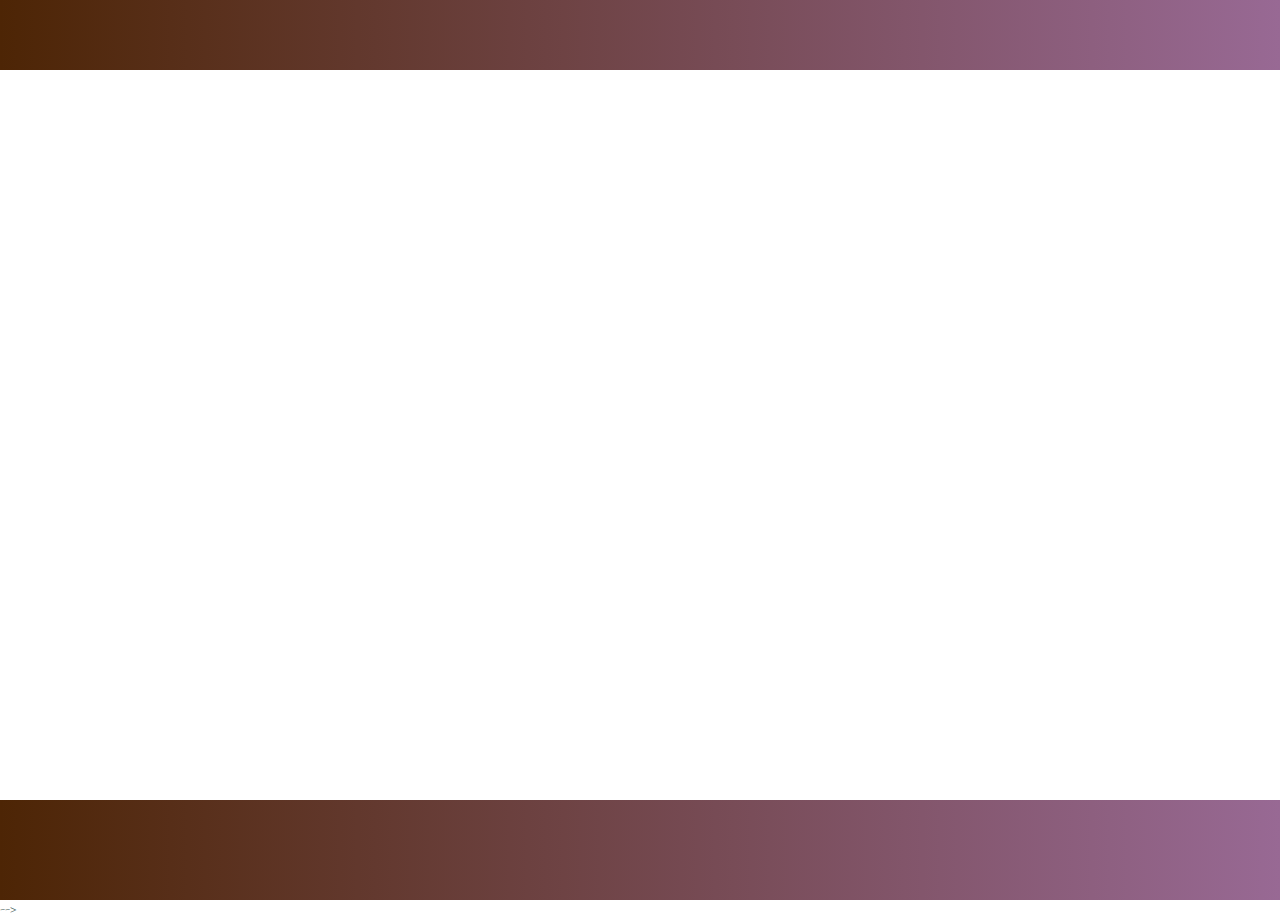
<file: shablon-full.html>
<!DOCTYPE html>
<html lang="ru">

<head>
	<title>Главная</title>
	<meta charset="UTF-8">
	<meta name="format-detection" content="telephone=no">
	<!-- <style>body{opacity: 0;}</style> -->
	<link rel="stylesheet" href="css/style.min.css?_v=20230422085941">
	<link rel="shortcut icon" href="favicon.ico">
	<!-- <meta name="robots" content="noindex, nofollow"> -->
	<meta name="viewport" content="width=device-width, initial-scale=1.0">
</head>

<body>
	<div class="wrapper">
		<header class="header">
			<div class="header__container">
			</div>
		</header>
		<main class="page">
			<!-- 
				<section class="block">
					<div class="block__container">
						<h2 class="block__title">Заголовок</h2>
						<div class="block__items">
							<article class="item">
								<a href="" class="item__image-ibg"><picture><source srcset="img/cover.webp" type="image/webp"><img src="img/cover.jpg" alt=""></picture></a>
								<div class="item__body">
									<h3 class="item__title"><a href="" class="item__name">Заголовок объекта</a></h3>
									<div class="item__text">Lorem ipsum dolor, sit amet consectetur adipisicing elit. Deleniti, nobis.</div>
									<a href="" class="item__link">Ссылка</a>
								</div>
							</article>
							<article class="item">
								<a href="" class="item__image-ibg"><picture><source srcset="img/cover.webp" type="image/webp"><img src="img/cover.jpg" alt=""></picture></a>
								<div class="item__body">
									<h3 class="item__title"><a href="" class="item__name">Заголовок объекта</a></h3>
									<div class="item__text">Lorem ipsum dolor sit amet consectetur adipisicing elit. Aut magnam iure libero itaque voluptates tempore eos unde aperiam quia ab, voluptate quasi fugiat perspiciatis ratione doloribus aliquid reprehenderit vitae harum?</div>
									<a href="" class="item__link">Ссылка</a>
								</div>
							</article>
							<article class="item">
								<a href="" class="item__image-ibg"><picture><source srcset="img/cover.webp" type="image/webp"><img src="img/cover.jpg" alt=""></picture></a>
								<div class="item__body">
									<h3 class="item__title"><a href="" class="item__name">Заголовок объекта</a></h3>
									<div class="item__text">Lorem ipsum dolor, sit amet consectetur adipisicing elit. Deleniti, nobis.</div>
									<a href="" class="item__link">Ссылка</a>
								</div>
							</article>
							<article class="item">
								<a href="" class="item__image-ibg"><picture><source srcset="img/cover.webp" type="image/webp"><img src="img/cover.jpg" alt=""></picture></a>
								<div class="item__body">
									<h3 class="item__title"><a href="" class="item__name">Заголовок объекта</a></h3>
									<div class="item__text">Lorem ipsum dolor, sit amet consectetur adipisicing elit. Deleniti, nobis.</div>
									<a href="" class="item__link">Ссылка</a>
								</div>
							</article>
							<article class="item">
								<a href="" class="item__image-ibg"><picture><source srcset="img/cover.webp" type="image/webp"><img src="img/cover.jpg" alt=""></picture></a>
								<div class="item__body">
									<h3 class="item__title"><a href="" class="item__name">Заголовок объекта</a></h3>
									<div class="item__text">Lorem ipsum dolor, sit amet consectetur adipisicing elit. Deleniti, nobis.</div>
									<a href="" class="item__link">Ссылка</a>
								</div>
							</article>
							<article class="item">
								<a href="" class="item__image-ibg"><picture><source srcset="img/cover.webp" type="image/webp"><img src="img/cover.jpg" alt=""></picture></a>
								<div class="item__body">
									<h3 class="item__title"><a href="" class="item__name">Заголовок объекта</a></h3>
									<div class="item__text">Lorem ipsum dolor, sit amet consectetur adipisicing elit. Deleniti, nobis.</div>
									<a href="" class="item__link">Ссылка</a>
								</div>
							</article>
							<article class="item">
								<a href="" class="item__image-ibg"><picture><source srcset="img/cover.webp" type="image/webp"><img src="img/cover.jpg" alt=""></picture></a>
								<div class="item__body">
									<h3 class="item__title"><a href="" class="item__name">Заголовок объекта</a></h3>
									<div class="item__text">Lorem ipsum dolor, sit amet consectetur adipisicing elit. Deleniti, nobis.</div>
									<a href="" class="item__link">Ссылка</a>
								</div>
							</article>
						</div>
					</div>
				</section>
				 -->
			<!-- 
				<div class="page__container">
					<div class="grid">
						<div class="grid__item grid__item_v1">1</div>
						<div class="grid__item grid__item_v1">2</div>
						<div class="grid__item grid__item_v1">3</div>
						<div class="grid__item grid__item_v2">4</div>
						<div class="grid__item grid__item_v3">5</div>
						<div class="grid__item grid__item_v4">6</div>
						<div class="grid__item grid__item_v4">7</div>
					</div>
				</div>
				 -->
		</main>
		<footer class="footer">
			<div class="footer__container">
			</div>
		</footer>
	</div>
	<!-- <!-- 
<div id="popup" aria-hidden="true" class="popup">
	<div class="popup__wrapper">
		<div class="popup__content">
			<button data-close type="button" class="popup__close">Закрыть</button>
			<div class="popup__text">
			</div>
		</div>
	</div>
</div>
 -->
	-->
	<script src="js/app.min.js?_v=20230422085941"></script>
</body>

</html>
</file>
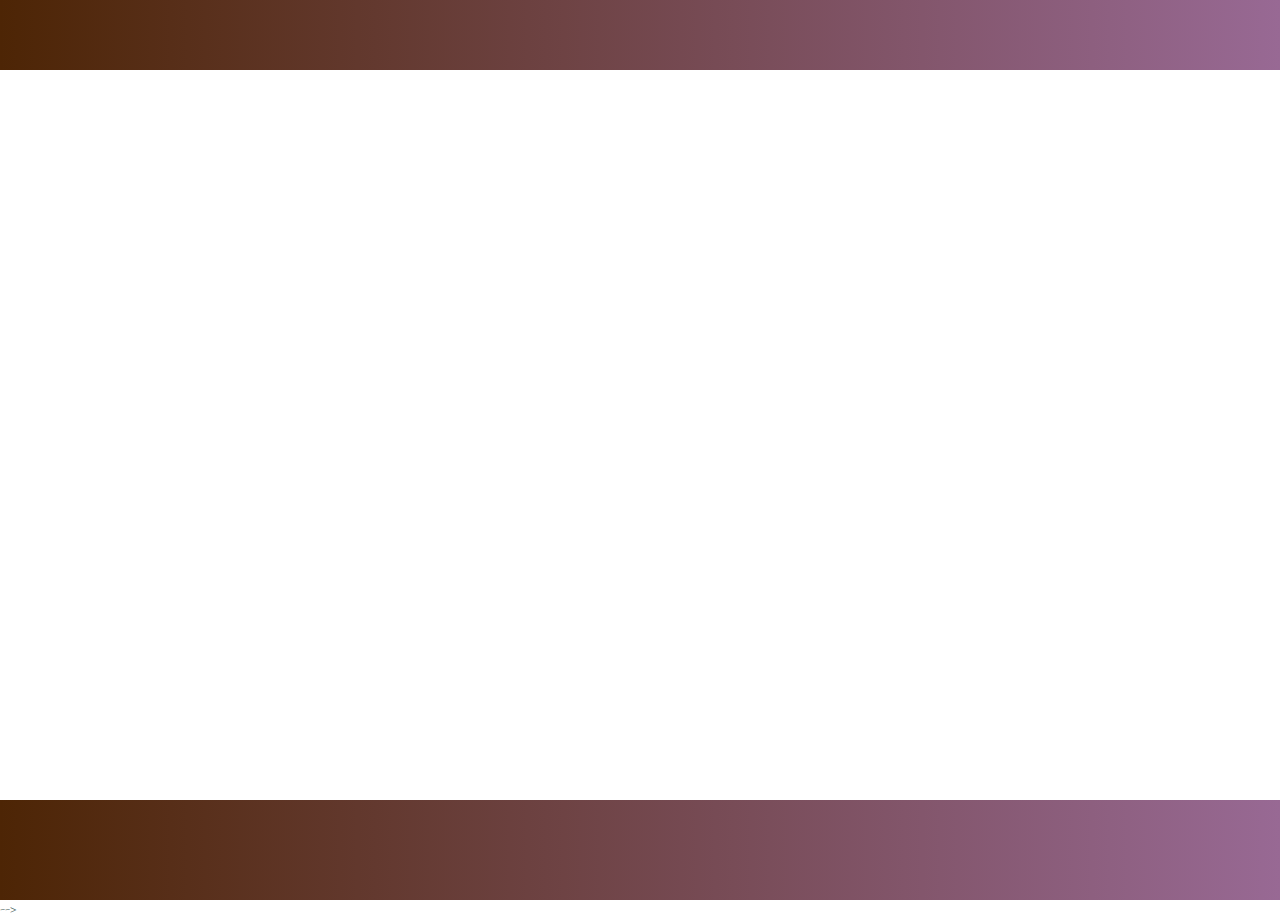
<file: shablon-lite.html>
<!DOCTYPE html>
<html lang="ru">

<head>
	<title>Главная</title>
	<meta charset="UTF-8">
	<meta name="format-detection" content="telephone=no">
	<!-- <style>body{opacity: 0;}</style> -->
	<link rel="stylesheet" href="css/style.min.css?_v=20230422085941">
	<link rel="shortcut icon" href="favicon.ico">
	<!-- <meta name="robots" content="noindex, nofollow"> -->
	<meta name="viewport" content="width=device-width, initial-scale=1.0">
</head>

<body>
	<div class="wrapper">
		<header class="header">
			<div class="header__container">
			</div>
		</header>
		<main class="page">

		</main>
		<footer class="footer">
			<div class="footer__container">
			</div>
		</footer>
	</div>
	<!-- <!-- 
<div id="popup" aria-hidden="true" class="popup">
	<div class="popup__wrapper">
		<div class="popup__content">
			<button data-close type="button" class="popup__close">Закрыть</button>
			<div class="popup__text">
			</div>
		</div>
	</div>
</div>
 -->
	-->
	<script src="js/app.min.js?_v=20230422085941"></script>
</body>

</html>
</file>
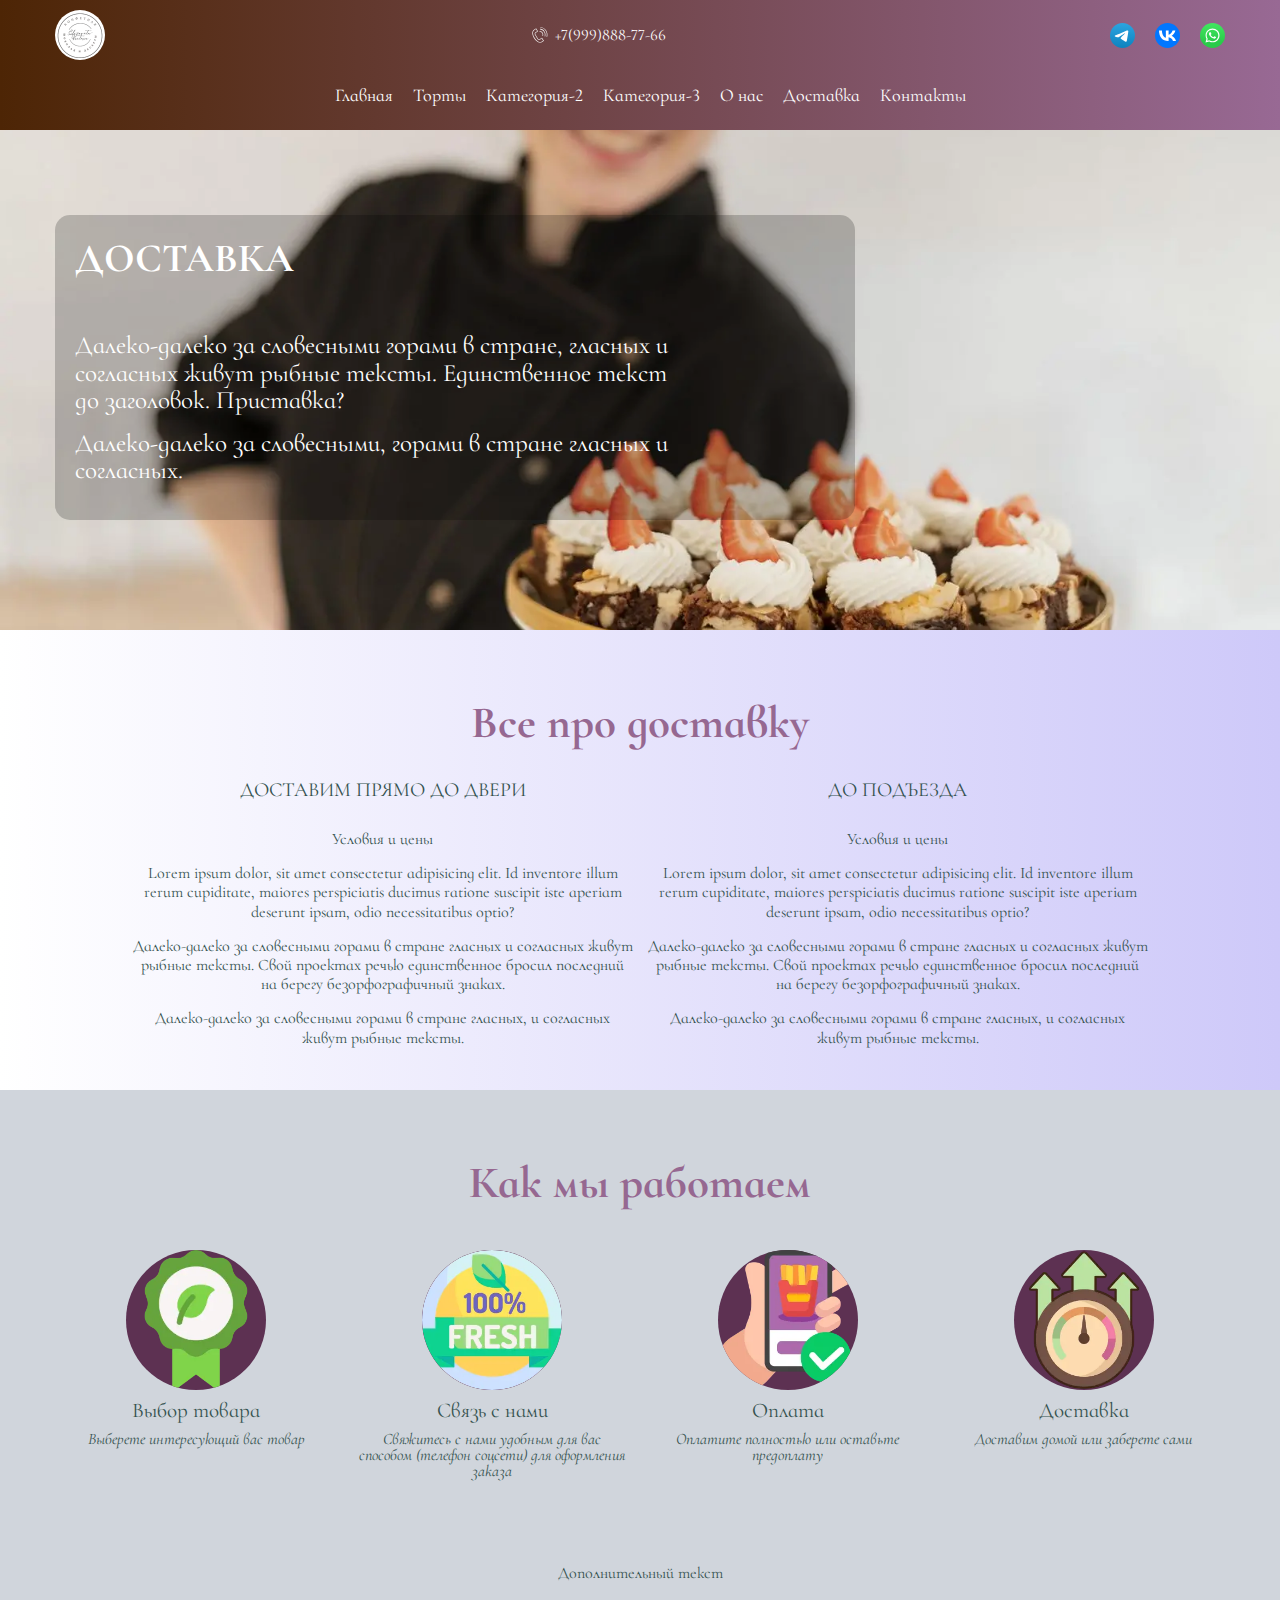
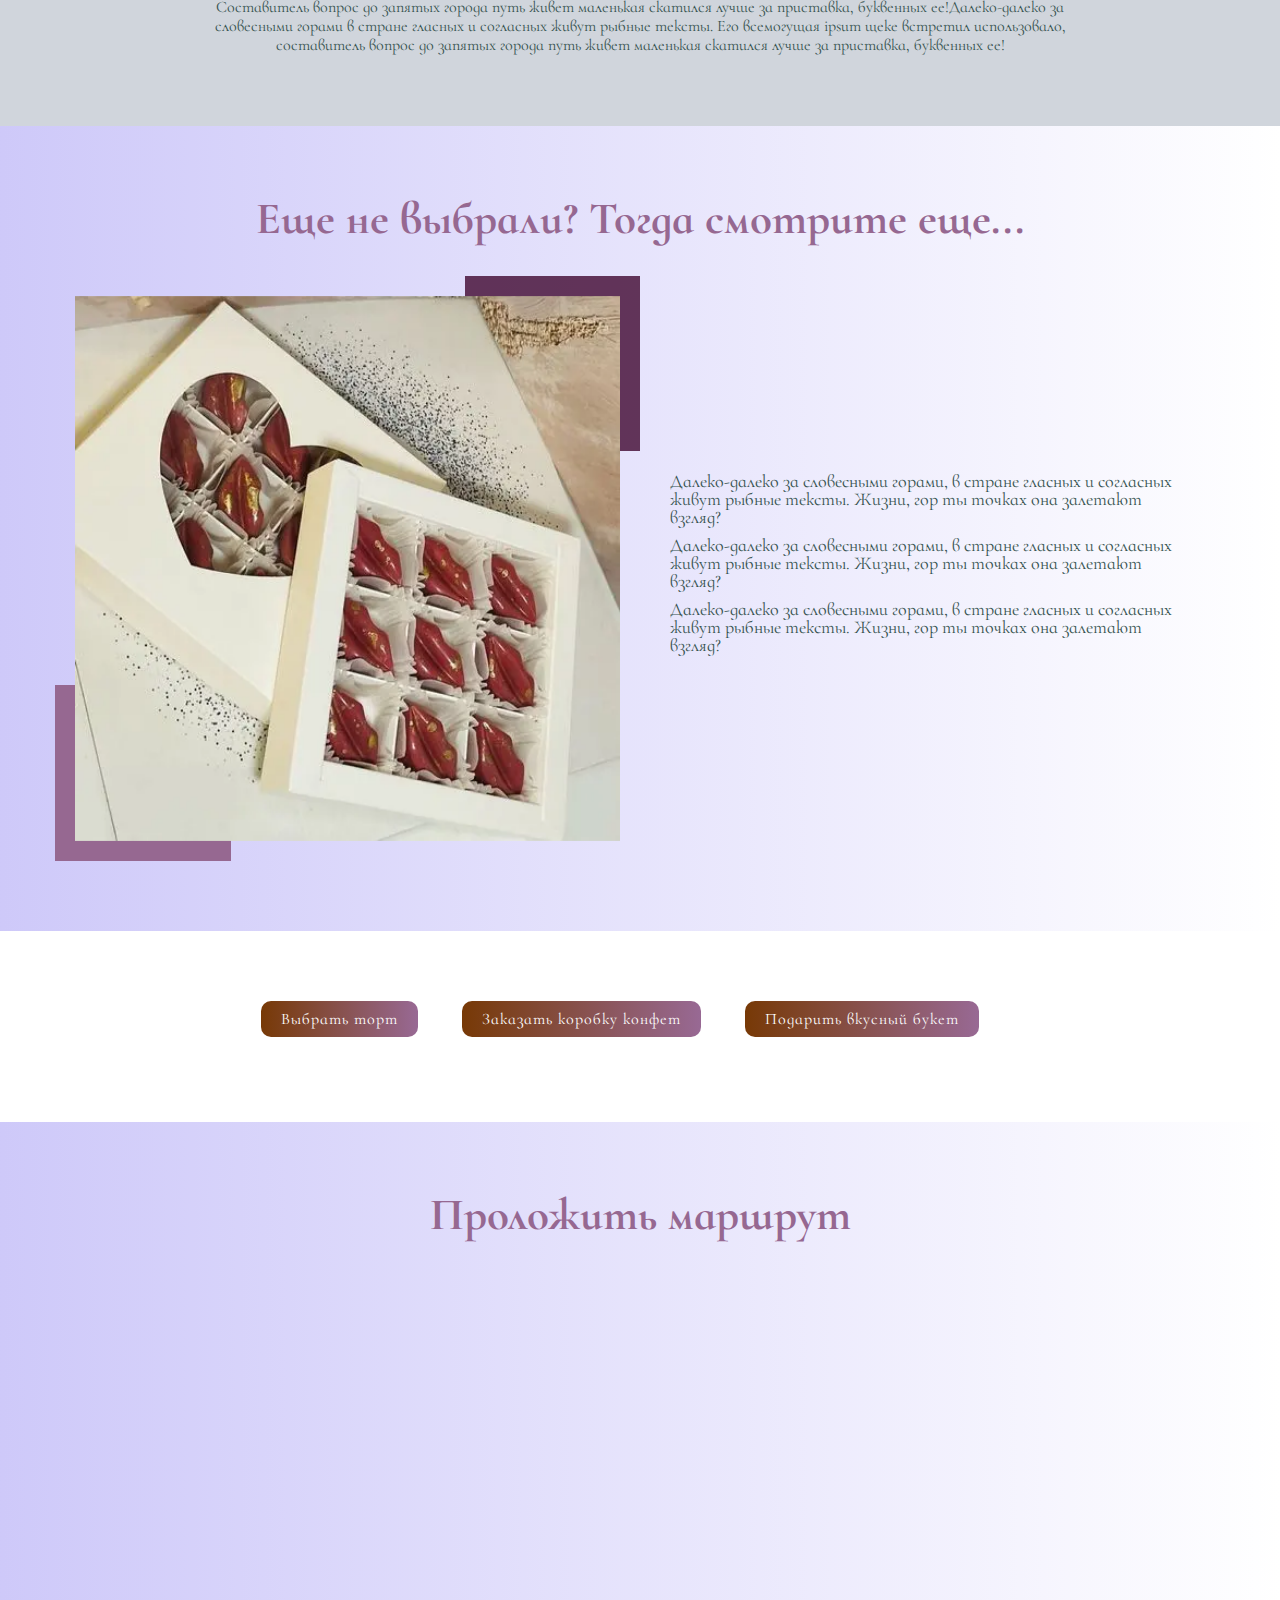
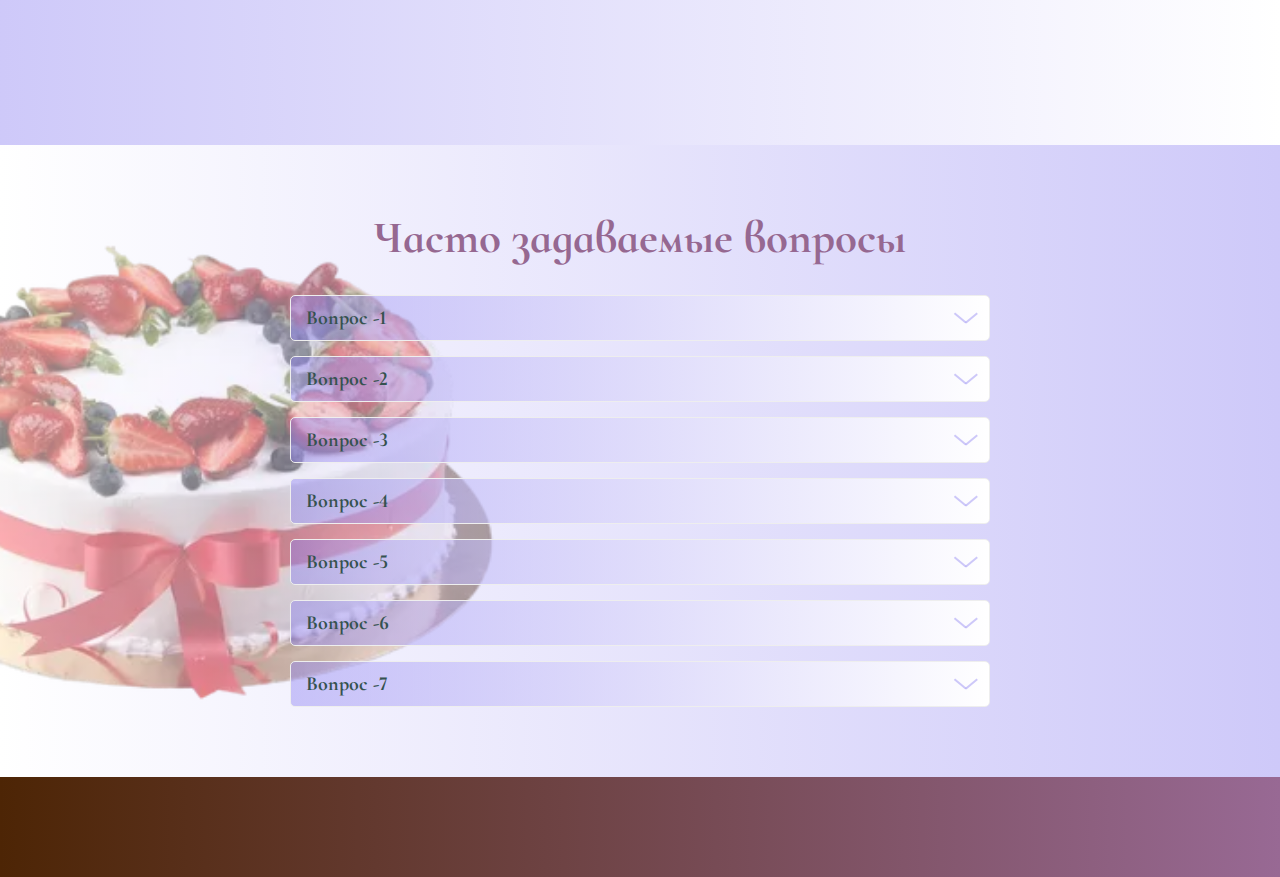
<file: shipping.html>
<!DOCTYPE html>
<html lang="ru">

<head>
	<title>Доставка</title>
	<meta charset="UTF-8">
	<meta name="format-detection" content="telephone=no">
	<!-- <style>body{opacity: 0;}</style> -->
	<link rel="stylesheet" href="css/style.min.css?_v=20230422085941">
	<link rel="shortcut icon" href="favicon.ico">
	<!-- <meta name="robots" content="noindex, nofollow"> -->
	<meta name="viewport" content="width=device-width, initial-scale=1.0">
</head>

<body>
	<div class="wrapper">
		<!-- https://youtu.be/zs1r8yafTE8 -->
		<!-- Адаптивное меню бургер с выпадающим подменю, а так же при помощи JS выбирает режим отбражения PC или Mobile -->
		<!-- Так же навигация "Раздел-1" "Раздел-2" "Раздел-3" - это навигация по странице с плавным скроллом -->
		<!-- Посмотреть пример на codePen https://codepen.io/web22des/pen/ZEMJNrB -->
		<!-- Не работает с основными функциями шаблона ( функция flsFunctions.addTouchClass(); - должна быть выключена) -->
		<!-- Также в основную страницу (home.html) в блоки, на которые привязана навигация нужно указать классы, закоментированный пример HTML-разметки внизу -->
		<!-- Подключить стили -->
		<!-- файл _header-burger.htm подключить в HTML файл home.html  @include('html/my-html/_header-burger.htm',{})  -->
		<!-- файл header-burger.scss раскоментировать в файле общих стилей common.scss -->
		<!-- файл header-burger.js раскоментировать в файле скриптов script.js -->

		<header class="header">
			<div class="contact__container">
				<div class="contact__inner">
					<a class="header__logo" href=""><picture><source srcset="img/logo100.webp" type="image/webp"><img class="header__logo-img" src="img/logo100.png" alt=""></picture></a>
					<!-- <img class="contact__phone-img" src="img/Icons/fhone.svg" alt=""> -->
					<div class="contact__phone-inner">
						<a class="contact__phone" href="tel:+79998887766">+7(999)888-77-66</a>
					</div>

					<ul class="contact__list">
						<li class="contact__item"><a class="contact__link" href=""><img class="contact__icon contact__icon--vk" src="img/Icons/tg.svg" alt=""></a></li>
						<li class="contact__item"><a class="contact__link" href=""><img class="contact__icon contact__icon--tg" src="img/Icons/vk.svg" alt=""></a></li>
						<li class="contact__item"><a class="contact__link" href=""><img class="contact__icon contact__icon--wts" src="img/Icons/whatsapp.svg" alt=""></a></li>

					</ul>

					<button type="button" class="menu__icon icon-menu"><span></span></button>
				</div>
			</div>
			<div class="header__container">
				<div class="header__menu menu">
					<!-- <button type="button" class="menu__icon icon-menu"><span></span></button> -->
					<nav class="menu__body">
						<ul class="menu__list">
							<li><a data-goto=".page__section--1" href="home.html" class="menu__link">Главная</a></li>
							<li><a data-goto=".page__section--2" href="cakes.html" class="menu__link">Торты</a></li>
							<li><a data-goto=".page__section--2" href="#" class="menu__link">Категория-2</a></li>
							<li><a data-goto=".page__section--2" href="#" class="menu__link">Категория-3</a></li>
							<li><a data-goto=".page__section--3" href="about.html" class="menu__link">О нас</a></li>
							<li><a data-goto=".page__section--3" href="shipping.html" class="menu__link">Доставка</a></li>
							<li><a data-goto=".page__section--3" href="contacts.html" class="menu__link">Контакты</a></li>
							<!-- 					<li><a href="#" class="menu__link">Страница-1</a>
						<span class="menu__arrow"></span>
						<ul class="menu__sub-list">
							<li><a href="#" class="menu__sub-link">Раздел страницы-1</a></li>
							<li><a href="#" class="menu__sub-link">Раздел страницы-1</a></li>
							<li><a href="#" class="menu__sub-link">Раздел страницы-1</a></li>
						</ul>
					</li>
					<li><a href="#" class="menu__link">Страница-2</a></li> -->
						</ul>
					</nav>
				</div>
			</div>
		</header>

		<!-- =============== -->
		<!-- <style>
	.page__section {height: 50vh; margin-top: 80px;}
	.page__section--1 {background-color: #794f45;}
	.page__section--2 {background-color: #77608d;}
	.page__section--3 {background-color: #7A956B;}
	.page__title {font-size: 30px; text-align: center;}
</style>

<div class="page__container">
	<section class="page__section page__section--1">
			<h1 class="page__title">Далеко-далеко за словесными горами в стране.</h1>
	</section>
	<section class="page__section page__section--2">
			<h1 class="page__title">Далеко-далеко за словесными горами в стране.</h1>
	</section>
	<section class="page__section page__section--3">
			<h1 class="page__title">Далеко-далеко за словесными горами в стране.</h1>
	</section>
</div> -->
		<!-- =============== -->






		<main class="page">
			<section class="top-header top-header__shipping">
				<div class="top-header__container">
					<div class="top-header__info">
						<h2 class="top-header__title">Доставка</h2>
						<p class="top-header__text">Далеко-далеко за словесными горами в стране, гласных и согласных живут рыбные тексты. Единственное текст до заголовок. Приставка?</p>
						<p class="top-header__text">Далеко-далеко за словесными, горами в стране гласных и согласных.</p>
					</div>
				</div>
			</section>
			<section class="shipping">
				<h2 class="general-title-two">Все про доставку</h2>
				<div class="shipping__container">
					<div class="shipping__row">
						<p class="shipping__title">Доставим прямо до двери</p>
						<p class="shipping__text">Условия и цены</p>
						<p class="shipping__text">Lorem ipsum dolor, sit amet consectetur adipisicing elit. Id inventore illum rerum cupiditate, maiores perspiciatis ducimus ratione suscipit iste aperiam deserunt ipsam, odio necessitatibus optio?</p>
						<p class="shipping__text">Далеко-далеко за словесными горами в стране гласных и согласных живут рыбные тексты. Свой проектах речью единственное бросил последний на берегу безорфографичный знаках.</p>
						<p class="shipping__text">Далеко-далеко за словесными горами в стране гласных, и согласных живут рыбные тексты.</p>
					</div>
					<div class="shipping__row">
						<p class="shipping__title">До подъезда</p>
						<p class="shipping__text">Условия и цены</p>
						<p class="shipping__text">Lorem ipsum dolor, sit amet consectetur adipisicing elit. Id inventore illum rerum cupiditate, maiores perspiciatis ducimus ratione suscipit iste aperiam deserunt ipsam, odio necessitatibus optio?</p>
						<p class="shipping__text">Далеко-далеко за словесными горами в стране гласных и согласных живут рыбные тексты. Свой проектах речью единственное бросил последний на берегу безорфографичный знаках.</p>
						<p class="shipping__text">Далеко-далеко за словесными горами в стране гласных, и согласных живут рыбные тексты.</p>
					</div>
				</div>
			</section>
			<section class="benefits">
				<h2 class="general-title-two">Как мы работаем</h2>
				<div class="benefits__container">
					<div class="benefits__card">
						<div class="benefits__card-body">
							<picture><source srcset="img/content/benefits/1.webp" type="image/webp"><img class="benefits__card-img" src="img/content/benefits/1.png" alt=""></picture>
						</div>
						<div class="benefits__card-footer">
							<p class="benefits__card-title">Выбор товара</p>
							<p class="benefits__card-text">Выберете интересующий вас товар</p>
						</div>
					</div>
					<div class="benefits__card">
						<div class="benefits__card-body">
							<picture><source srcset="img/content/benefits/2.webp" type="image/webp"><img class="benefits__card-img" src="img/content/benefits/2.png" alt=""></picture>
						</div>
						<div class="benefits__card-footer">
							<p class="benefits__card-title">Связь с нами</p>
							<p class="benefits__card-text">Свяжитесь с нами удобным для вас способом (телефон соцсети) для оформления заказа</p>
						</div>
					</div>
					<div class="benefits__card">
						<div class="benefits__card-body">
							<picture><source srcset="img/content/benefits/3.webp" type="image/webp"><img class="benefits__card-img" src="img/content/benefits/3.png" alt=""></picture>
						</div>
						<div class="benefits__card-footer">
							<p class="benefits__card-title">Оплата</p>
							<p class="benefits__card-text">Оплатите полностью или оставьте предоплату</p>
						</div>
					</div>
					<div class="benefits__card">
						<div class="benefits__card-body">
							<picture><source srcset="img/content/benefits/4.webp" type="image/webp"><img class="benefits__card-img" src="img/content/benefits/4.png" alt=""></picture>
						</div>
						<div class="benefits__card-footer">
							<p class="benefits__card-title">Доставка</p>
							<p class="benefits__card-text">Доставим домой или заберете сами</p>
						</div>
					</div>
					<p class="benefits__text">Дополнительный текст</p>
					<p class="benefits__text">Cоставитель вопрос до запятых города путь живет маленькая скатился лучше за приставка, буквенных ее!Далеко-далеко за словесными горами в стране гласных и согласных живут рыбные тексты. Его всемогущая ipsum щеке встретил использовало, составитель вопрос до запятых города путь живет маленькая скатился лучше за приставка, буквенных ее!</p>
				</div>
			</section>
			<section class="promo bg-rew">
				<h2 class="general-title-two">Еще не выбрали? Тогда смотрите еще...</h2>
				<div class="promo__container">
					<div class="promo__items">
						<div class="promo__block-color promo__block-color--one"> </div>
						<div class="promo__block-color promo__block-color--two"> </div>
						<!-- Оболочка слайдера -->
						<div class="promo__slider swiper sw1">
							<!-- Двигающееся часть слайдера -->
							<div class="promo__wrapper swiper-wrapper">
								<!-- Слайд -->
								<div class="promo__slide swiper-slide">
									<picture><source srcset="img/content/shiping/2.webp" type="image/webp"><img class="promo__img" src="img/content/shiping/2.jpg" alt=""></picture>
								</div>
								<!-- Слайд -->
								<div class="promo__slide swiper-slide">
									<picture><source srcset="img/content/shiping/3.webp" type="image/webp"><img class="promo__img" src="img/content/shiping/3.jpg" alt=""></picture>
								</div>
								<!-- Слайд -->
								<div class="promo__slide swiper-slide">
									<picture><source srcset="img/content/shiping/4.webp" type="image/webp"><img class="promo__img" src="img/content/shiping/4.jpg" alt=""></picture>
								</div>
							</div>
							<!-- Если нужна пагинация -->
							<!-- <div class="swiper-pagination"></div> -->
							<!-- Если нужна навигация (влево/вправо) -->
							<!-- <button type="button" class="swiper-button-prev"></button>
								<button type="button" class="swiper-button-next"></button> -->
							<!-- Если нужен скролбар -->
							<!-- <div class="swiper-scrollbar"></div> -->
						</div>
					</div>
					<div class="promo__info">
						<p class="promo__text">Далеко-далеко за словесными горами, в стране гласных и согласных живут рыбные тексты. Жизни, гор ты точках она залетают взгляд?</p>
						<p class="promo__text">Далеко-далеко за словесными горами, в стране гласных и согласных живут рыбные тексты. Жизни, гор ты точках она залетают взгляд?</p>
						<p class="promo__text">Далеко-далеко за словесными горами, в стране гласных и согласных живут рыбные тексты. Жизни, гор ты точках она залетают взгляд?</p>
					</div>
				</div>
			</section>
			<div class="grup-button">
				<a href="" class="button button--grup">Выбрать торт</a>
				<a href="" class="button button--grup">Заказать коробку конфет</a>
				<a href="" class="button button--grup">Подарить вкусный букет</a>
			</div>
			<div class="contact-maps bg-rew">
				<h2 class="general-title-two">Проложить маршрут</h2>
				<div class="contact-maps__container">
					<iframe src="https://yandex.ru/map-widget/v1/?um=constructor%3Acf9b6a0d11b44dc4aa1897c3aeb04bed28304fa58599d1486c2b5a733bff1dc4&amp;source=constructor" width="100%" height="400" frameborder="0"></iframe>
				</div>
			</div>
			<section class="question bg-one">
				<h2 class="general-title-two">Часто задаваемые вопросы</h2>
				<div class="question__container2">
					<picture><source srcset="img/content/shiping/2-bg-min.webp" type="image/webp"><img class="question__img" src="img/content/shiping/2-bg-min.png" alt=""></picture>
					<div data-spollers data-one-spoller class="spollers">
						<div class="spollers__item">
							<button type="button" data-spoller class="spollers__title"><strong>Вопрос -1</strong></button>
							<div class="spollers__body">Ответ-1</div>
						</div>
						<div class="spollers__item">
							<button type="button" data-spoller class="spollers__title"><strong>Вопрос -2</strong></button>
							<div class="spollers__body">Ответ-2</div>
						</div>
						<div class="spollers__item">
							<button type="button" data-spoller class="spollers__title"><strong>Вопрос -3</strong></button>
							<div class="spollers__body">Ответ-3</div>
						</div>
						<div class="spollers__item">
							<button type="button" data-spoller class="spollers__title"><strong>Вопрос -4</strong></button>
							<div class="spollers__body">Ответ-4</div>
						</div>
						<div class="spollers__item">
							<button type="button" data-spoller class="spollers__title"><strong>Вопрос -5</strong></button>
							<div class="spollers__body">Ответ-5</div>
						</div>
						<div class="spollers__item">
							<button type="button" data-spoller class="spollers__title"><strong>Вопрос -6</strong></button>
							<div class="spollers__body">Ответ-6</div>
						</div>
						<div class="spollers__item">
							<button type="button" data-spoller class="spollers__title"><strong>Вопрос -7</strong></button>
							<div class="spollers__body">Ответ-7</div>
						</div>
					</div>
				</div>
			</section>
		</main>
		<footer class="footer">
			<div class="footer__container">
			</div>
		</footer>
	</div>
	<!-- @include('html/_popup.htm',{}) -->
	<script src="js/app.min.js?_v=20230422085941"></script>
</body>

</html>
</file>
<file: css/style.min.css>
@charset "UTF-8";@import url(https://fonts.googleapis.com/css?family=Cormorant+Infant:300,300italic,regular,italic,500,500italic,600,600italic,700,700italic&display=swap);*{padding:0;margin:0;border:0}*,:after,:before{-webkit-box-sizing:border-box;box-sizing:border-box}body,html{height:100%;min-width:320px}body{color:#000;line-height:1;font-family:"Cormorant Infant";font-size:1rem;-ms-text-size-adjust:100%;-moz-text-size-adjust:100%;-webkit-text-size-adjust:100%;-webkit-font-smoothing:antialiased;-moz-osx-font-smoothing:grayscale}button,input,textarea{font-family:"Cormorant Infant";font-size:inherit}button{cursor:pointer;color:inherit;background-color:inherit}a{color:inherit}a:link,a:visited{text-decoration:none}a:hover{text-decoration:none}ul li{list-style:none}img{vertical-align:top}h1,h2,h3,h4,h5,h6{font-weight:inherit;font-size:inherit}body._lock{overflow:hidden}.header{top:0;left:0;width:100%;z-index:10;background:-webkit-gradient(linear,left top,right top,from(#4d2505),to(#986994));background:-o-linear-gradient(left,#4d2505,#986994);background:linear-gradient(to right,#4d2505,#986994)}.header__container{display:-webkit-box;display:-ms-flexbox;display:flex;padding:0 30px;-webkit-box-align:center;-ms-flex-align:center;align-items:center;-webkit-box-pack:center;-ms-flex-pack:center;justify-content:center;min-height:70px}.header__logo{border-radius:50%;background-color:#fff;z-index:5}.header__logo-img{width:50px;height:50%}.menu__icon{display:none}.menu__list>li{position:relative;margin:0 0 0 20px}.menu__link{color:#fff;font-size:18px}.menu__link:hover{text-decoration:underline}.menu__sub-list{position:absolute;top:100%;right:0;background-color:#a6607a;padding:15px;min-width:200px}.menu__sub-list li{margin:0 0 10px 0}.menu__sub-list li:last-child{margin:0}.menu__sub-link{color:#fff}.menu__sub-link:hover{text-decoration:underline}.menu__arrow{display:none}body._pc .menu__list>li:hover .menu__sub-list{opacity:1;visibility:visible;-webkit-transform:translate(0,0);-ms-transform:translate(0,0);transform:translate(0,0);pointer-events:all}body._touch .menu__list>li{display:-webkit-box;display:-ms-flexbox;display:flex;-webkit-box-align:center;-ms-flex-align:center;align-items:center}body._touch .menu__link{-webkit-box-flex:1;-ms-flex:1 1 auto;flex:1 1 auto}body._touch .menu__arrow{display:block;width:0;height:0;margin:0 0 0 5px;-webkit-transition:-webkit-transform .3s ease 0s;transition:-webkit-transform .3s ease 0s;-o-transition:transform .3s ease 0s;transition:transform .3s ease 0s;transition:transform .3s ease 0s,-webkit-transform .3s ease 0s;border-left:5px solid transparent;border-right:5px solid transparent;border-top:10px solid #fff}body._touch .menu__list>li._active .menu__sub-list{opacity:1;visibility:visible;-webkit-transform:translate(0,0);-ms-transform:translate(0,0);transform:translate(0,0);pointer-events:all}body._touch .menu__list>li._active .menu__arrow{-webkit-transform:rotate(-180deg);-ms-transform:rotate(-180deg);transform:rotate(-180deg)}.contact__inner{display:-webkit-box;display:-ms-flexbox;display:flex;-webkit-box-pack:justify;-ms-flex-pack:justify;justify-content:space-between;-webkit-box-align:center;-ms-flex-align:center;align-items:center;padding-top:10px}.contact__phone-img{padding-right:7px}.contact__phone-inner{text-align:center}.contact__phone{color:#fff;padding-left:25px;position:relative}.contact__phone::before{position:absolute;content:"";background-image:url(../img/Icons/fhone.svg);background-repeat:no-repeat;background-size:cover;width:20px;height:20px;top:0;left:0}.contact__list{display:-webkit-box;display:-ms-flexbox;display:flex;text-align:end}.contact__item{padding-left:20px}.contact__icon{width:25px;height:25px;-webkit-transition:all 1s;-o-transition:all 1s;transition:all 1s}.contact__icon--vk:hover{background-color:#00f;border-radius:50%;-webkit-transform:rotateX(360deg);transform:rotateX(360deg)}.contact__icon--tg:hover{background-color:#00f;border-radius:50%;-webkit-transform:rotateY(360deg);transform:rotateY(360deg)}.contact__icon--wts:hover{background-color:#966891;border-radius:50%;-webkit-transform:rotateX(-360deg);transform:rotateX(-360deg)}.general-title-two{font-weight:700;padding-left:20px;padding-right:20px;text-align:center;color:#966891}@supports (padding-top:clamp(2.5rem ,1.8181818182rem + 3.4090909091vw ,4.375rem)){.general-title-two{padding-top:clamp(2.5rem ,1.8181818182rem + 3.4090909091vw ,4.375rem)}}@supports not (padding-top:clamp(2.5rem ,1.8181818182rem + 3.4090909091vw ,4.375rem)){.general-title-two{padding-top:calc(2.5rem + 1.875 * (100vw - 20rem)/ 55)}}@supports (padding-bottom:clamp(1.25rem ,0.9090909091rem + 1.7045454545vw ,2.1875rem)){.general-title-two{padding-bottom:clamp(1.25rem ,.9090909091rem + 1.7045454545vw ,2.1875rem)}}@supports not (padding-bottom:clamp(1.25rem ,0.9090909091rem + 1.7045454545vw ,2.1875rem)){.general-title-two{padding-bottom:calc(1.25rem + .9375 * (100vw - 20rem)/ 55)}}@supports (font-size:clamp(1.875rem ,1.5340909091rem + 1.7045454545vw ,2.8125rem)){.general-title-two{font-size:clamp(1.875rem ,1.5340909091rem + 1.7045454545vw ,2.8125rem)}}@supports not (font-size:clamp(1.875rem ,1.5340909091rem + 1.7045454545vw ,2.8125rem)){.general-title-two{font-size:calc(1.875rem + .9375 * (100vw - 20rem)/ 55)}}.general-card-title{padding:20px 10px 5px;text-align:center;color:#966891}@supports (font-size:clamp(1.25rem ,1.1363636364rem + 0.5681818182vw ,1.5625rem)){.general-card-title{font-size:clamp(1.25rem ,1.1363636364rem + .5681818182vw ,1.5625rem)}}@supports not (font-size:clamp(1.25rem ,1.1363636364rem + 0.5681818182vw ,1.5625rem)){.general-card-title{font-size:calc(1.25rem + .3125 * (100vw - 20rem)/ 55)}}.bg-rew{background:-webkit-gradient(linear,left top,right top,from(rgba(138,126,241,.42)),to(#fff));background:-o-linear-gradient(left,rgba(138,126,241,.42),#fff);background:linear-gradient(to right,rgba(138,126,241,.42),#fff)}.bg-one{background:-webkit-gradient(linear,left top,right top,from(rgba(255,255,255,.5)),to(rgba(138,126,241,.42)));background:-o-linear-gradient(left,rgba(255,255,255,.5),rgba(138,126,241,.42));background:linear-gradient(to right,rgba(255,255,255,.5),rgba(138,126,241,.42))}.pb-7{padding-bottom:70px}body{background-color:#fff;color:#35524f}.lock body{overflow:hidden;-ms-touch-action:none;touch-action:none}.wrapper{min-height:100%;display:-webkit-box;display:-ms-flexbox;display:flex;-webkit-box-orient:vertical;-webkit-box-direction:normal;-ms-flex-direction:column;flex-direction:column;overflow:hidden}.wrapper>main{-webkit-box-flex:1;-ms-flex:1 1 auto;flex:1 1 auto}.wrapper>*{min-width:0}[class*=__container]{max-width:73.125rem;-webkit-box-sizing:content-box;box-sizing:content-box;margin:0 auto;padding:0 .9375rem}.button{display:-webkit-inline-box;display:-ms-inline-flexbox;display:inline-flex;padding:10px 20px;background:-webkit-gradient(linear,left top,right top,from(#773906),to(#986994));background:-o-linear-gradient(left,#773906,#986994);background:linear-gradient(to right,#773906,#986994);border-radius:10px;-webkit-transition:all .7s;-o-transition:all .7s;transition:all .7s;color:#fff;letter-spacing:1px}.button._fw{width:100%}.spollers{display:-ms-grid;display:grid;gap:15px}.spollers__item{font-size:1.25rem}.spollers__title{background:-webkit-gradient(linear,left top,right top,from(rgba(138,126,241,.42)),to(#fff));background:-o-linear-gradient(left,rgba(138,126,241,.42),#fff);background:linear-gradient(to right,rgba(138,126,241,.42),#fff);width:100%;cursor:default;text-align:left;border:1px solid #eee;padding:.625rem .9375rem;border-radius:.3125rem;position:relative}._spoller-init .spollers__title{cursor:pointer}._spoller-init .spollers__title::after,._spoller-init .spollers__title::before{content:"";position:absolute;right:10px;top:50%;background-color:rgba(138,126,241,.42);height:2px;width:15px;-webkit-transition:-webkit-transform .5s ease 0s;transition:-webkit-transform .5s ease 0s;-o-transition:transform .5s ease 0s;transition:transform .5s ease 0s;transition:transform .5s ease 0s,-webkit-transform .5s ease 0s}._spoller-init .spollers__title::before{-webkit-transform:translate(-75%,-50%) rotate(40deg);-ms-transform:translate(-75%,-50%) rotate(40deg);transform:translate(-75%,-50%) rotate(40deg)}._spoller-init .spollers__title::after{-webkit-transform:translate(0,-50%) rotate(-40deg);-ms-transform:translate(0,-50%) rotate(-40deg);transform:translate(0,-50%) rotate(-40deg)}._spoller-init .spollers__title._spoller-active::before{-webkit-transform:translateX(-75%) rotate(-40deg);-ms-transform:translateX(-75%) rotate(-40deg);transform:translateX(-75%) rotate(-40deg)}._spoller-init .spollers__title._spoller-active::after{-webkit-transform:rotate(40deg);-ms-transform:rotate(40deg);transform:rotate(40deg)}.spollers__body{background-color:rgba(138,126,241,.42);padding:1.25rem;border-radius:.3125rem;color:#fff}[data-fullscreen]{min-height:100vh}.touch [data-fullscreen]{min-height:calc(var(--vh,1vh) * 100)}[class*=-ibg]{position:relative}[class*=-ibg] img{position:absolute;width:100%;height:100%;top:0;left:0;-o-object-fit:cover;object-fit:cover}[class*=-ibg_contain] img{-o-object-fit:contain;object-fit:contain}.footer{min-height:100PX;background:-webkit-gradient(linear,left top,right top,from(#4d2505),to(#986994));background:-o-linear-gradient(left,#4d2505,#986994);background:linear-gradient(to right,#4d2505,#986994)}.top{margin-top:65px}.top__slide-img{width:100%;height:calc(100vh - 65px);-o-object-fit:cover;object-fit:cover;position:relative}.gen__title{position:absolute;top:50%;left:50%;-webkit-transform:translate(-50%,-50%);-ms-transform:translate(-50%,-50%);transform:translate(-50%,-50%);text-align:center;text-transform:uppercase;font-weight:700;color:#fff}@supports (font-size:clamp(2.1875rem ,1.8465909091rem + 1.7045454545vw ,3.125rem)){.gen__title{font-size:clamp(2.1875rem ,1.8465909091rem + 1.7045454545vw ,3.125rem)}}@supports not (font-size:clamp(2.1875rem ,1.8465909091rem + 1.7045454545vw ,3.125rem)){.gen__title{font-size:calc(2.1875rem + .9375 * (100vw - 20rem)/ 55)}}.info-more__rotate .info-more__inner{-webkit-box-orient:horizontal;-webkit-box-direction:reverse;-ms-flex-direction:row-reverse;flex-direction:row-reverse}.info-more__rotate .info-more__images{margin-right:0}@supports (margin-left:clamp(0.625rem ,-3.8034064665rem + 9.2378752887vw ,3.125rem)){.info-more__rotate .info-more__images{margin-left:clamp(.625rem ,-3.8034064665rem + 9.2378752887vw ,3.125rem)}}@supports not (margin-left:clamp(0.625rem ,-3.8034064665rem + 9.2378752887vw ,3.125rem)){.info-more__rotate .info-more__images{margin-left:calc(.625rem + 2.5 * (100vw - 47.9375rem)/ 27.0625)}}.info-more{padding-top:70px}.info-more__container{min-height:500px}.info-more__title{font-weight:700;text-align:center;margin-bottom:30px;color:#966891}@supports (font-size:clamp(1.875rem ,1.5340909091rem + 1.7045454545vw ,2.8125rem)){.info-more__title{font-size:clamp(1.875rem ,1.5340909091rem + 1.7045454545vw ,2.8125rem)}}@supports not (font-size:clamp(1.875rem ,1.5340909091rem + 1.7045454545vw ,2.8125rem)){.info-more__title{font-size:calc(1.875rem + .9375 * (100vw - 20rem)/ 55)}}.info-more__inner{display:-webkit-box;display:-ms-flexbox;display:flex;-webkit-box-align:center;-ms-flex-align:center;align-items:center}.info-more__images{-webkit-box-shadow:14px -9px 39px 10px rgba(145,72,7,.22);box-shadow:14px -9px 39px 10px rgba(145,72,7,.22);max-width:500px;max-height:400px;overflow:hidden;border-radius:15px}@supports (margin-right:clamp(0.625rem ,-3.8034064665rem + 9.2378752887vw ,3.125rem)){.info-more__images{margin-right:clamp(.625rem ,-3.8034064665rem + 9.2378752887vw ,3.125rem)}}@supports not (margin-right:clamp(0.625rem ,-3.8034064665rem + 9.2378752887vw ,3.125rem)){.info-more__images{margin-right:calc(.625rem + 2.5 * (100vw - 47.9375rem)/ 27.0625)}}.info-more__img{width:auto;height:400px;-o-object-fit:cover;object-fit:cover}.info-more__content{width:60%;max-height:400px;overflow-x:auto}.info-more__text{font-weight:600;line-height:120%;padding-right:10px;padding-bottom:20px;text-align:justify}@supports (font-size:clamp(1rem ,0.9545454545rem + 0.2272727273vw ,1.125rem)){.info-more__text{font-size:clamp(1rem ,.9545454545rem + .2272727273vw ,1.125rem)}}@supports not (font-size:clamp(1rem ,0.9545454545rem + 0.2272727273vw ,1.125rem)){.info-more__text{font-size:calc(1rem + .125 * (100vw - 20rem)/ 55)}}.info-more__text:last-child{padding-bottom:0}#style-4::-webkit-scrollbar-track{-webkit-box-shadow:inset 0 0 6px rgba(0,0,0,.3);background-color:#f5f5f5}#style-4::-webkit-scrollbar{width:4px;background-color:#f5f5f5}#style-4::-webkit-scrollbar-thumb{background-color:#000;border:2px solid #555}.slider-product{background:-webkit-gradient(linear,left top,right top,from(rgba(255,255,255,.5)),to(rgba(138,126,241,.42)));background:-o-linear-gradient(left,rgba(255,255,255,.5),rgba(138,126,241,.42));background:linear-gradient(to right,rgba(255,255,255,.5),rgba(138,126,241,.42))}.slider-product__container{overflow:hidden}.slider-product__subtitle{text-align:center;padding-bottom:30px}@supports (font-size:clamp(1.875rem ,1.5340909091rem + 1.7045454545vw ,2.8125rem)){.slider-product__subtitle{font-size:clamp(1.875rem ,1.5340909091rem + 1.7045454545vw ,2.8125rem)}}@supports not (font-size:clamp(1.875rem ,1.5340909091rem + 1.7045454545vw ,2.8125rem)){.slider-product__subtitle{font-size:calc(1.875rem + .9375 * (100vw - 20rem)/ 55)}}.slider-product__inner{height:300px}.slider-product__title{position:absolute;top:50%;left:50%;-webkit-transform:translate(-50%,-50%);-ms-transform:translate(-50%,-50%);transform:translate(-50%,-50%);text-align:center;z-index:1;color:#fff}@supports (font-size:clamp(1.25rem ,0.9090909091rem + 1.7045454545vw ,2.1875rem)){.slider-product__title{font-size:clamp(1.25rem ,.9090909091rem + 1.7045454545vw ,2.1875rem)}}@supports not (font-size:clamp(1.25rem ,0.9090909091rem + 1.7045454545vw ,2.1875rem)){.slider-product__title{font-size:calc(1.25rem + .9375 * (100vw - 20rem)/ 55)}}.slider-product__img{position:relative;width:100%;height:280px;-o-object-fit:cover;object-fit:cover;border-radius:25px}.benefits{padding-bottom:70px;background-color:rgba(141,152,169,.411)}.benefits__container{display:-webkit-box;display:-ms-flexbox;display:flex;-ms-flex-wrap:wrap;flex-wrap:wrap;gap:15px;-webkit-box-pack:center;-ms-flex-pack:center;justify-content:center}.benefits__card{border-radius:15px;min-height:200px;text-align:center;width:24%}.benefits__card-body{height:150px;padding-top:10px}.benefits__card-img{width:140px;height:140px;border-radius:50%;background-color:rgba(63,6,46,.795)}.benefits__card-footer{padding:10px 5px}.benefits__card-title{margin-bottom:10px;font-size:21px}.benefits__card-text{padding-bottom:10px;font-style:italic}.benefits__text{width:100%;margin-top:30px;max-width:900px;margin:50px auto 0;line-height:120%;text-align:center}.benefits__text:last-child{margin-top:0}.no-webp .discont__content{background-image:url(../img/content/discont-1.jpg)}.discont__content{display:-webkit-box;display:-ms-flexbox;display:flex;-webkit-box-pack:end;-ms-flex-pack:end;justify-content:end;-webkit-box-align:center;-ms-flex-align:center;align-items:center;height:500px;background-repeat:no-repeat;background-size:cover;background-position:center;background-attachment:fixed}.discont__info{color:#fff;min-height:300px;background-color:rgba(0,0,0,.3);text-align:center;padding:15px;border-radius:15px;margin:10px 20px}@supports (max-width:clamp(25rem ,20.4545454545rem + 22.7272727273vw ,37.5rem)){.discont__info{max-width:clamp(25rem ,20.4545454545rem + 22.7272727273vw ,37.5rem)}}@supports not (max-width:clamp(25rem ,20.4545454545rem + 22.7272727273vw ,37.5rem)){.discont__info{max-width:calc(25rem + 12.5 * (100vw - 20rem)/ 55)}}.discont__title{margin-bottom:30px}@supports (font-size:clamp(2.1875rem ,1.8465909091rem + 1.7045454545vw ,3.125rem)){.discont__title{font-size:clamp(2.1875rem ,1.8465909091rem + 1.7045454545vw ,3.125rem)}}@supports not (font-size:clamp(2.1875rem ,1.8465909091rem + 1.7045454545vw ,3.125rem)){.discont__title{font-size:calc(2.1875rem + .9375 * (100vw - 20rem)/ 55)}}.discont__img{-o-object-fit:cover;object-fit:cover;width:100%;height:auto}.discont__text{padding-bottom:10px;line-height:150%;letter-spacing:2px;text-transform:uppercase;padding-bottom:30px}.product-categories{background:-webkit-gradient(linear,left top,right top,from(rgba(138,126,241,.42)),to(#fff));background:-o-linear-gradient(left,rgba(138,126,241,.42),#fff);background:linear-gradient(to right,rgba(138,126,241,.42),#fff);padding-bottom:27px}.grup-card{display:-webkit-box;display:-ms-flexbox;display:flex;-ms-flex-wrap:wrap;flex-wrap:wrap;-webkit-box-pack:center;-ms-flex-pack:center;justify-content:center;gap:10px;text-align:center}.grup-card__card{-webkit-box-shadow:inset 5px 0 8px 0 rgba(122,62,20,.2);box-shadow:inset 5px 0 8px 0 rgba(122,62,20,.2);-webkit-box-flex:1;-ms-flex:auto;flex:auto;background-color:rgba(240,237,210,.8);padding:10px 10px 20px;border-radius:15px;min-width:285px;text-align:center}.grup-card__images{max-width:100%;height:200px;margin-bottom:20px}.grup-card__img{border-radius:15px;height:100%;width:100%;-o-object-fit:cover;object-fit:cover}.grup-card__body{max-width:250px}.grup-card__title{margin-bottom:10px}@supports (font-size:clamp(1.5625rem ,1.4488636364rem + 0.5681818182vw ,1.875rem)){.grup-card__title{font-size:clamp(1.5625rem ,1.4488636364rem + .5681818182vw ,1.875rem)}}@supports not (font-size:clamp(1.5625rem ,1.4488636364rem + 0.5681818182vw ,1.875rem)){.grup-card__title{font-size:calc(1.5625rem + .3125 * (100vw - 20rem)/ 55)}}.grup-card__text{margin-bottom:30px}.customer-choice{background:-webkit-gradient(linear,left top,right top,from(rgba(255,255,255,.5)),to(rgba(138,126,241,.42)));background:-o-linear-gradient(left,rgba(255,255,255,.5),rgba(138,126,241,.42));background:linear-gradient(to right,rgba(255,255,255,.5),rgba(138,126,241,.42));padding-bottom:27px}.customer-choice__container{min-height:400px;overflow:hidden}.customer-choice__card{-webkit-box-shadow:inset 5px 0 8px 0 rgba(122,62,20,.2);box-shadow:inset 5px 0 8px 0 rgba(122,62,20,.2);min-height:250px;padding:15px 15px 20px 15px;display:-webkit-box;display:-ms-flexbox;display:flex;-webkit-box-orient:vertical;-webkit-box-direction:normal;-ms-flex-direction:column;flex-direction:column;background-color:rgba(240,237,210,.8);border-radius:15px}.customer-choice__title{margin-bottom:15px;text-align:center;text-transform:uppercase;line-height:120%}@supports (font-size:clamp(1.0625rem ,0.9943181818rem + 0.3409090909vw ,1.25rem)){.customer-choice__title{font-size:clamp(1.0625rem ,.9943181818rem + .3409090909vw ,1.25rem)}}@supports not (font-size:clamp(1.0625rem ,0.9943181818rem + 0.3409090909vw ,1.25rem)){.customer-choice__title{font-size:calc(1.0625rem + .1875 * (100vw - 20rem)/ 55)}}.customer-choice__inner{display:-webkit-box;display:-ms-flexbox;display:flex}.customer-choice__img{width:100px;height:100px;border-radius:15px;-o-object-fit:cover;object-fit:cover}.customer-choice__list{width:30%;display:inline-block;padding-left:20px;text-transform:uppercase}.customer-choice__item{font-size:16px;text-transform:none;line-height:110%}.customer-choice__item:first-child{padding-top:10px}.customer-choice__info{width:100%;padding-top:10px;text-align:center}.customer-choice__text{padding-bottom:20px}.other{background:-webkit-gradient(linear,left top,right top,from(rgba(138,126,241,.42)),to(#fff));background:-o-linear-gradient(left,rgba(138,126,241,.42),#fff);background:linear-gradient(to right,rgba(138,126,241,.42),#fff);padding-bottom:27px}.other__grup-card{padding-top:50px;display:-webkit-box;display:-ms-flexbox;display:flex;-ms-flex-wrap:wrap;flex-wrap:wrap;gap:20px}.other__card{width:23%;position:relative}.other__card-title{font-size:25px;position:absolute;top:50%;left:50%;-webkit-transform:translate(-50%,-50%);-ms-transform:translate(-50%,-50%);transform:translate(-50%,-50%);text-align:center;z-index:30;color:#fff}.other__card-images{z-index:25;overflow:hidden;height:200px;border-radius:15px}.other__card-img{-webkit-filter:brightness(80%);filter:brightness(80%);width:100%;height:100%;-o-object-fit:cover;object-fit:cover;-webkit-transition:all .7s;-o-transition:all .7s;transition:all .7s}.other__card-img:hover{width:130%;height:130%}.shipping{background:-webkit-gradient(linear,left top,right top,from(rgba(255,255,255,.5)),to(rgba(138,126,241,.42)));background:-o-linear-gradient(left,rgba(255,255,255,.5),rgba(138,126,241,.42));background:linear-gradient(to right,rgba(255,255,255,.5),rgba(138,126,241,.42));padding-bottom:27px}.shipping__container{display:-webkit-box;display:-ms-flexbox;display:flex;-ms-flex-wrap:wrap;flex-wrap:wrap;-webkit-box-pack:center;-ms-flex-pack:center;justify-content:center;gap:15px;min-height:200px}.shipping__row{width:500px;text-align:center}.shipping__title{margin-bottom:30px;text-transform:uppercase}@supports (font-size:clamp(1.0625rem ,0.9943181818rem + 0.3409090909vw ,1.25rem)){.shipping__title{font-size:clamp(1.0625rem ,.9943181818rem + .3409090909vw ,1.25rem)}}@supports not (font-size:clamp(1.0625rem ,0.9943181818rem + 0.3409090909vw ,1.25rem)){.shipping__title{font-size:calc(1.0625rem + .1875 * (100vw - 20rem)/ 55)}}.shipping__text{padding-bottom:15px;line-height:120%}.reviews{background:-webkit-gradient(linear,left top,right top,from(rgba(138,126,241,.42)),to(#fff));background:-o-linear-gradient(left,rgba(138,126,241,.42),#fff);background:linear-gradient(to right,rgba(138,126,241,.42),#fff);min-height:320px}.reviews__container{overflow:hidden}.reviews__slide{padding:20px 20px 20px 20px}.reviews__slide-img{float:left;margin-right:10px;-o-object-fit:cover;object-fit:cover;border-radius:50%}@supports (height:clamp(3.125rem ,2.6704545455rem + 2.2727272727vw ,4.375rem)){.reviews__slide-img{height:clamp(3.125rem ,2.6704545455rem + 2.2727272727vw ,4.375rem)}}@supports not (height:clamp(3.125rem ,2.6704545455rem + 2.2727272727vw ,4.375rem)){.reviews__slide-img{height:calc(3.125rem + 1.25 * (100vw - 20rem)/ 55)}}@supports (width:clamp(3.125rem ,2.6704545455rem + 2.2727272727vw ,4.375rem)){.reviews__slide-img{width:clamp(3.125rem ,2.6704545455rem + 2.2727272727vw ,4.375rem)}}@supports not (width:clamp(3.125rem ,2.6704545455rem + 2.2727272727vw ,4.375rem)){.reviews__slide-img{width:calc(3.125rem + 1.25 * (100vw - 20rem)/ 55)}}.reviews__slide-title{margin-bottom:10px;font-weight:700;font-style:italic}.reviews__slide-date{padding-top:20px;font-style:italic}.reviews-pagination{text-align:center}.contact-home{background-color:rgba(141,152,169,.411);padding-bottom:30px}.contact-home__container{display:-webkit-box;display:-ms-flexbox;display:flex}.contact-home__row{width:50%;display:-webkit-box;display:-ms-flexbox;display:flex;-webkit-box-pack:center;-ms-flex-pack:center;justify-content:center;-webkit-box-align:center;-ms-flex-align:center;align-items:center}.contact-home__card{width:50%}.contact-home__list{text-transform:uppercase;line-height:130%}@supports (font-size:clamp(1rem ,0.9090909091rem + 0.4545454545vw ,1.25rem)){.contact-home__list{font-size:clamp(1rem ,.9090909091rem + .4545454545vw ,1.25rem)}}@supports not (font-size:clamp(1rem ,0.9090909091rem + 0.4545454545vw ,1.25rem)){.contact-home__list{font-size:calc(1rem + .25 * (100vw - 20rem)/ 55)}}.contact-home__item{font-size:18px;text-transform:none;line-height:normal}.top-header{min-height:500px}.no-webp .top-header__cakes{background-image:url(../img/content/cakes/1.jpg)}.top-header__cakes{background-position:center;background-size:cover;background-repeat:no-repeat}.top-header__container{padding-top:70px;padding-bottom:70px}.top-header__info{margin-top:15px;max-width:800px;padding:20px 10px 20px 20px;background-color:rgba(0,0,0,.2);border-radius:15px;color:#fff}.top-header__title{text-transform:uppercase;margin-bottom:50px;line-height:1.1818181818;font-weight:700}@supports (font-size:clamp(1.5625rem ,1.2215909091rem + 1.7045454545vw ,2.5rem)){.top-header__title{font-size:clamp(1.5625rem ,1.2215909091rem + 1.7045454545vw ,2.5rem)}}@supports not (font-size:clamp(1.5625rem ,1.2215909091rem + 1.7045454545vw ,2.5rem)){.top-header__title{font-size:calc(1.5625rem + .9375 * (100vw - 20rem)/ 55)}}.top-header__text{font-size:25px;max-width:600px;padding-bottom:15px;line-height:110%}@supports (font-size:clamp(1.125rem ,0.9659090909rem + 0.7954545455vw ,1.5625rem)){.top-header__text{font-size:clamp(1.125rem ,.9659090909rem + .7954545455vw ,1.5625rem)}}@supports not (font-size:clamp(1.125rem ,0.9659090909rem + 0.7954545455vw ,1.5625rem)){.top-header__text{font-size:calc(1.125rem + .4375 * (100vw - 20rem)/ 55)}}.all-cakes{background:-webkit-gradient(linear,left top,right top,from(rgba(255,255,255,.5)),to(rgba(138,126,241,.42)));background:-o-linear-gradient(left,rgba(255,255,255,.5),rgba(138,126,241,.42));background:linear-gradient(to right,rgba(255,255,255,.5),rgba(138,126,241,.42));padding-bottom:70px}.cakes-grup-card{display:-webkit-box;display:-ms-flexbox;display:flex;-ms-flex-wrap:wrap;flex-wrap:wrap;-webkit-box-pack:center;-ms-flex-pack:center;justify-content:center;gap:20px}.cakes-grup-card__card{background-color:rgba(240,237,210,.8);min-height:200px;max-width:32%;padding:10px 10px 10px 10px;display:-webkit-box;display:-ms-flexbox;display:flex;-webkit-box-flex:1;-ms-flex:auto;flex:auto;-webkit-box-orient:vertical;-webkit-box-direction:normal;-ms-flex-direction:column;flex-direction:column;-webkit-box-pack:start;-ms-flex-pack:start;justify-content:flex-start;-webkit-box-align:center;-ms-flex-align:center;align-items:center}.cakes-grup-card__images{width:100%;height:300px;overflow:hidden}.cakes-grup-card__img{width:100%;height:100%;-o-object-fit:cover;object-fit:cover}.cakes-grup-card__body{height:400px;overflow:auto;margin-bottom:10px}.cakes-grup-card__text{padding-bottom:10px}.all-cakes-two{background:-webkit-gradient(linear,left top,right top,from(rgba(138,126,241,.42)),to(#fff));background:-o-linear-gradient(left,rgba(138,126,241,.42),#fff);background:linear-gradient(to right,rgba(138,126,241,.42),#fff);padding-bottom:70px}.slider-product-gen{padding-bottom:70px}.no-webp .top-header__contacts{background-image:url(../img/content/contacts/1.jpg)}.top-header__contacts{background-position:center;background-size:cover;background-repeat:no-repeat}.contacts{background:-webkit-gradient(linear,left top,right top,from(rgba(255,255,255,.5)),to(rgba(138,126,241,.42)));background:-o-linear-gradient(left,rgba(255,255,255,.5),rgba(138,126,241,.42));background:linear-gradient(to right,rgba(255,255,255,.5),rgba(138,126,241,.42));padding-bottom:70px}.contacts__container{display:-webkit-box;display:-ms-flexbox;display:flex;gap:15px;-webkit-box-pack:center;-ms-flex-pack:center;justify-content:center;-webkit-box-align:stretch;-ms-flex-align:stretch;align-items:stretch;-ms-flex-wrap:wrap;flex-wrap:wrap}.contacts__card{background:-webkit-gradient(linear,left bottom,left top,from(#fff),to(rgba(138,126,241,.4196078431)));background:-o-linear-gradient(bottom,#fff,rgba(138,126,241,.4196078431));background:linear-gradient(to top,#fff,rgba(138,126,241,.4196078431));-webkit-box-shadow:0 10px 39px 10px rgba(106,63,60,.22);box-shadow:0 10px 39px 10px rgba(106,63,60,.22);width:20%;padding:10px 10px 20px 10px;text-align:center;border-radius:15px}.contacts__title{font-weight:700;font-size:30px;padding-bottom:20px}.contacts__text{font-size:20px;padding-bottom:17px}.contacts-social__inner{max-width:350px;display:-webkit-box;display:-ms-flexbox;display:flex;-webkit-box-pack:center;-ms-flex-pack:center;justify-content:center;gap:50px;margin:40px auto 0;border-radius:35px}.contacts-social__card{-webkit-box-shadow:0 0 12px 20px rgba(12,93,255,.2);box-shadow:0 0 12px 20px rgba(190,184,247,.4);border-radius:50%}.contacts-social__images{display:-webkit-box;display:-ms-flexbox;display:flex;-webkit-box-pack:center;-ms-flex-pack:center;justify-content:center;-webkit-box-align:center;-ms-flex-align:center;align-items:center;overflow:hidden;width:50px;height:50px}.contacts-social__img{width:25px;height:25px;-webkit-transition:all .7s;-o-transition:all .7s;transition:all .7s}.contacts-social__img:hover{width:50px;height:50px}.contact-maps{padding-bottom:70px}.no-webp .top-header__about{background-image:url(../img/content/about/1.jpg)}.top-header__about{background-position:center;background-size:cover;background-repeat:no-repeat}.partners{padding-bottom:70px}.partners__container{padding-top:30px}.partners__card{display:-webkit-box;display:-ms-flexbox;display:flex;-webkit-box-orient:vertical;-webkit-box-direction:normal;-ms-flex-direction:column;flex-direction:column;-webkit-box-pack:justify;-ms-flex-pack:justify;justify-content:space-between;min-height:330px;padding:10px 10px 20px 10px;margin-bottom:20px;text-align:center}.partners__images{border-top-left-radius:25px;border-bottom-right-radius:25px;overflow:hidden}.partners__img{width:100%;height:auto}.no-webp .top-header__shipping{background-image:url(../img/content/shiping/1.jpg)}.top-header__shipping{background-position:center;background-size:cover;background-repeat:no-repeat}.question{padding-bottom:70px;position:relative}.question__img{position:absolute;height:auto;width:900px;top:50%;left:0;-webkit-transform:translate(-30%,-50%);-ms-transform:translate(-30%,-50%);transform:translate(-30%,-50%);z-index:-1}.spollers{max-width:700px;margin:0 auto}.no-webp .grup-button{background-image:url(../img/content/discont-1.jpg)}.grup-button{text-align:center;padding-top:70px;padding-bottom:70px;background-repeat:no-repeat;background-size:cover;background-position:center;background-attachment:fixed}.button--grup{margin-right:40px;margin-bottom:15px}.promo{padding-bottom:70px}.promo__container{display:-webkit-box;display:-ms-flexbox;display:flex}.promo__items{width:50%;padding:20px;position:relative}.promo__block-color{width:30%;height:30%;position:absolute}.promo__block-color--one{background-color:rgba(63,6,46,.795);top:0;right:0}.promo__block-color--two{background-color:#966891;bottom:0;left:0}.promo__img{width:100%;height:auto}.promo__info{width:50%;padding:30px;padding-top:0;padding-bottom:0;display:-webkit-box;display:-ms-flexbox;display:flex;-webkit-box-orient:vertical;-webkit-box-direction:normal;-ms-flex-direction:column;flex-direction:column;-webkit-box-pack:center;-ms-flex-pack:center;justify-content:center}.promo__text{padding-bottom:10px;font-size:18px}@font-face{font-family:swiper-icons;src:url("data:application/font-woff;charset=utf-8;base64, [base64]//wADZ2x5ZgAAAywAAADMAAAD2MHtryVoZWFkAAABbAAAADAAAAA2E2+eoWhoZWEAAAGcAAAAHwAAACQC9gDzaG10eAAAAigAAAAZAAAArgJkABFsb2NhAAAC0AAAAFoAAABaFQAUGG1heHAAAAG8AAAAHwAAACAAcABAbmFtZQAAA/gAAAE5AAACXvFdBwlwb3N0AAAFNAAAAGIAAACE5s74hXjaY2BkYGAAYpf5Hu/j+W2+MnAzMYDAzaX6QjD6/4//Bxj5GA8AuRwMYGkAPywL13jaY2BkYGA88P8Agx4j+/8fQDYfA1AEBWgDAIB2BOoAeNpjYGRgYNBh4GdgYgABEMnIABJzYNADCQAACWgAsQB42mNgYfzCOIGBlYGB0YcxjYGBwR1Kf2WQZGhhYGBiYGVmgAFGBiQQkOaawtDAoMBQxXjg/wEGPcYDDA4wNUA2CCgwsAAAO4EL6gAAeNpj2M0gyAACqxgGNWBkZ2D4/wMA+xkDdgAAAHjaY2BgYGaAYBkGRgYQiAHyGMF8FgYHIM3DwMHABGQrMOgyWDLEM1T9/w8UBfEMgLzE////P/5//f/V/xv+r4eaAAeMbAxwIUYmIMHEgKYAYjUcsDAwsLKxc3BycfPw8jEQA/[base64]/uznmfPFBNODM2K7MTQ45YEAZqGP81AmGGcF3iPqOop0r1SPTaTbVkfUe4HXj97wYE+yNwWYxwWu4v1ugWHgo3S1XdZEVqWM7ET0cfnLGxWfkgR42o2PvWrDMBSFj/IHLaF0zKjRgdiVMwScNRAoWUoH78Y2icB/yIY09An6AH2Bdu/UB+yxopYshQiEvnvu0dURgDt8QeC8PDw7Fpji3fEA4z/PEJ6YOB5hKh4dj3EvXhxPqH/SKUY3rJ7srZ4FZnh1PMAtPhwP6fl2PMJMPDgeQ4rY8YT6Gzao0eAEA409DuggmTnFnOcSCiEiLMgxCiTI6Cq5DZUd3Qmp10vO0LaLTd2cjN4fOumlc7lUYbSQcZFkutRG7g6JKZKy0RmdLY680CDnEJ+UMkpFFe1RN7nxdVpXrC4aTtnaurOnYercZg2YVmLN/d/gczfEimrE/fs/bOuq29Zmn8tloORaXgZgGa78yO9/cnXm2BpaGvq25Dv9S4E9+5SIc9PqupJKhYFSSl47+Qcr1mYNAAAAeNptw0cKwkAAAMDZJA8Q7OUJvkLsPfZ6zFVERPy8qHh2YER+3i/BP83vIBLLySsoKimrqKqpa2hp6+jq6RsYGhmbmJqZSy0sraxtbO3sHRydnEMU4uR6yx7JJXveP7WrDycAAAAAAAH//wACeNpjYGRgYOABYhkgZgJCZgZNBkYGLQZtIJsFLMYAAAw3ALgAeNolizEKgDAQBCchRbC2sFER0YD6qVQiBCv/H9ezGI6Z5XBAw8CBK/m5iQQVauVbXLnOrMZv2oLdKFa8Pjuru2hJzGabmOSLzNMzvutpB3N42mNgZGBg4GKQYzBhYMxJLMlj4GBgAYow/P/PAJJhLM6sSoWKfWCAAwDAjgbRAAB42mNgYGBkAIIbCZo5IPrmUn0hGA0AO8EFTQAA");font-weight:400;font-style:normal}:root{--swiper-theme-color:#a69f44}.swiper{margin-left:auto;margin-right:auto;position:relative;overflow:hidden;list-style:none;padding:0;z-index:1}.swiper-vertical>.swiper-wrapper{-webkit-box-orient:vertical;-webkit-box-direction:normal;-ms-flex-direction:column;flex-direction:column}.swiper-wrapper{position:relative;width:100%;height:100%;z-index:1;display:-webkit-box;display:-ms-flexbox;display:flex;-webkit-transition-property:-webkit-transform;transition-property:-webkit-transform;-o-transition-property:transform;transition-property:transform;transition-property:transform,-webkit-transform;-webkit-box-sizing:content-box;box-sizing:content-box}.swiper-android .swiper-slide,.swiper-wrapper{-webkit-transform:translate3d(0,0,0);transform:translate3d(0,0,0)}.swiper-pointer-events{-ms-touch-action:pan-y;touch-action:pan-y}.swiper-pointer-events.swiper-vertical{-ms-touch-action:pan-x;touch-action:pan-x}.swiper-slide{-ms-flex-negative:0;flex-shrink:0;width:100%;height:100%;position:relative;-webkit-transition-property:-webkit-transform;transition-property:-webkit-transform;-o-transition-property:transform;transition-property:transform;transition-property:transform,-webkit-transform}.swiper-slide-invisible-blank{visibility:hidden}.swiper-autoheight,.swiper-autoheight .swiper-slide{height:auto}.swiper-autoheight .swiper-wrapper{-webkit-box-align:start;-ms-flex-align:start;align-items:flex-start;-webkit-transition-property:height,-webkit-transform;transition-property:height,-webkit-transform;-o-transition-property:transform,height;transition-property:transform,height;transition-property:transform,height,-webkit-transform}.swiper-3d,.swiper-3d.swiper-css-mode .swiper-wrapper{-webkit-perspective:1200px;perspective:1200px}.swiper-3d .swiper-cube-shadow,.swiper-3d .swiper-slide,.swiper-3d .swiper-slide-shadow,.swiper-3d .swiper-slide-shadow-bottom,.swiper-3d .swiper-slide-shadow-left,.swiper-3d .swiper-slide-shadow-right,.swiper-3d .swiper-slide-shadow-top,.swiper-3d .swiper-wrapper{-webkit-transform-style:preserve-3d;transform-style:preserve-3d}.swiper-3d .swiper-slide-shadow,.swiper-3d .swiper-slide-shadow-bottom,.swiper-3d .swiper-slide-shadow-left,.swiper-3d .swiper-slide-shadow-right,.swiper-3d .swiper-slide-shadow-top{position:absolute;left:0;top:0;width:100%;height:100%;pointer-events:none;z-index:10}.swiper-3d .swiper-slide-shadow{background:rgba(0,0,0,.15)}.swiper-3d .swiper-slide-shadow-left{background-image:-webkit-gradient(linear,right top,left top,from(rgba(0,0,0,.5)),to(rgba(0,0,0,0)));background-image:-o-linear-gradient(right,rgba(0,0,0,.5),rgba(0,0,0,0));background-image:linear-gradient(to left,rgba(0,0,0,.5),rgba(0,0,0,0))}.swiper-3d .swiper-slide-shadow-right{background-image:-webkit-gradient(linear,left top,right top,from(rgba(0,0,0,.5)),to(rgba(0,0,0,0)));background-image:-o-linear-gradient(left,rgba(0,0,0,.5),rgba(0,0,0,0));background-image:linear-gradient(to right,rgba(0,0,0,.5),rgba(0,0,0,0))}.swiper-3d .swiper-slide-shadow-top{background-image:-webkit-gradient(linear,left bottom,left top,from(rgba(0,0,0,.5)),to(rgba(0,0,0,0)));background-image:-o-linear-gradient(bottom,rgba(0,0,0,.5),rgba(0,0,0,0));background-image:linear-gradient(to top,rgba(0,0,0,.5),rgba(0,0,0,0))}.swiper-3d .swiper-slide-shadow-bottom{background-image:-webkit-gradient(linear,left top,left bottom,from(rgba(0,0,0,.5)),to(rgba(0,0,0,0)));background-image:-o-linear-gradient(top,rgba(0,0,0,.5),rgba(0,0,0,0));background-image:linear-gradient(to bottom,rgba(0,0,0,.5),rgba(0,0,0,0))}.swiper-css-mode>.swiper-wrapper{overflow:auto;scrollbar-width:none;-ms-overflow-style:none}.swiper-css-mode>.swiper-wrapper::-webkit-scrollbar{display:none}.swiper-css-mode>.swiper-wrapper>.swiper-slide{scroll-snap-align:start start}.swiper-horizontal.swiper-css-mode>.swiper-wrapper{-ms-scroll-snap-type:x mandatory;scroll-snap-type:x mandatory}.swiper-vertical.swiper-css-mode>.swiper-wrapper{-ms-scroll-snap-type:y mandatory;scroll-snap-type:y mandatory}.swiper-centered>.swiper-wrapper::before{content:"";-ms-flex-negative:0;flex-shrink:0;-webkit-box-ordinal-group:10000;-ms-flex-order:9999;order:9999}.swiper-centered.swiper-horizontal>.swiper-wrapper>.swiper-slide:first-child{-webkit-margin-start:var(--swiper-centered-offset-before);margin-inline-start:var(--swiper-centered-offset-before)}.swiper-centered.swiper-horizontal>.swiper-wrapper::before{height:100%;min-height:1px;width:var(--swiper-centered-offset-after)}.swiper-centered.swiper-vertical>.swiper-wrapper>.swiper-slide:first-child{-webkit-margin-before:var(--swiper-centered-offset-before);margin-block-start:var(--swiper-centered-offset-before)}.swiper-centered.swiper-vertical>.swiper-wrapper::before{width:100%;min-width:1px;height:var(--swiper-centered-offset-after)}.swiper-centered>.swiper-wrapper>.swiper-slide{scroll-snap-align:center center}.swiper-virtual.swiper-css-mode .swiper-wrapper::after{content:"";position:absolute;left:0;top:0;pointer-events:none}.swiper-virtual.swiper-css-mode.swiper-horizontal .swiper-wrapper::after{height:1px;width:var(--swiper-virtual-size)}.swiper-virtual.swiper-css-mode.swiper-vertical .swiper-wrapper::after{width:1px;height:var(--swiper-virtual-size)}:root{--swiper-navigation-size:44px}.swiper-button-next,.swiper-button-prev{position:absolute;top:50%;width:calc(var(--swiper-navigation-size)/ 44 * 27);height:var(--swiper-navigation-size);margin-top:calc(0px - var(--swiper-navigation-size)/ 2);z-index:10;cursor:pointer;display:-webkit-box;display:-ms-flexbox;display:flex;-webkit-box-align:center;-ms-flex-align:center;align-items:center;-webkit-box-pack:center;-ms-flex-pack:center;justify-content:center;color:var(--swiper-navigation-color,var(--swiper-theme-color))}.swiper-button-next.swiper-button-disabled,.swiper-button-prev.swiper-button-disabled{opacity:.35;cursor:auto;pointer-events:none}.swiper-button-next:after,.swiper-button-prev:after{font-family:swiper-icons;font-size:var(--swiper-navigation-size);text-transform:none!important;letter-spacing:0;text-transform:none;font-variant:initial;line-height:1}.swiper-button-prev,.swiper-rtl .swiper-button-next{left:10px;right:auto}.swiper-button-prev:after,.swiper-rtl .swiper-button-next:after{content:"prev"}.swiper-button-next,.swiper-rtl .swiper-button-prev{right:10px;left:auto}.swiper-button-next:after,.swiper-rtl .swiper-button-prev:after{content:"next"}.swiper-button-lock{display:none}.swiper-pagination{position:absolute;text-align:center;-webkit-transition:.3s opacity;-o-transition:.3s opacity;transition:.3s opacity;-webkit-transform:translate3d(0,0,0);transform:translate3d(0,0,0);z-index:10}.swiper-pagination.swiper-pagination-hidden{opacity:0}.swiper-horizontal>.swiper-pagination-bullets,.swiper-pagination-bullets.swiper-pagination-horizontal,.swiper-pagination-custom,.swiper-pagination-fraction{bottom:10px;left:0;width:100%}.swiper-pagination-bullets-dynamic{overflow:hidden;font-size:0}.swiper-pagination-bullets-dynamic .swiper-pagination-bullet{-webkit-transform:scale(.33);-ms-transform:scale(.33);transform:scale(.33);position:relative}.swiper-pagination-bullets-dynamic .swiper-pagination-bullet-active{-webkit-transform:scale(1);-ms-transform:scale(1);transform:scale(1)}.swiper-pagination-bullets-dynamic .swiper-pagination-bullet-active-main{-webkit-transform:scale(1);-ms-transform:scale(1);transform:scale(1)}.swiper-pagination-bullets-dynamic .swiper-pagination-bullet-active-prev{-webkit-transform:scale(.66);-ms-transform:scale(.66);transform:scale(.66)}.swiper-pagination-bullets-dynamic .swiper-pagination-bullet-active-prev-prev{-webkit-transform:scale(.33);-ms-transform:scale(.33);transform:scale(.33)}.swiper-pagination-bullets-dynamic .swiper-pagination-bullet-active-next{-webkit-transform:scale(.66);-ms-transform:scale(.66);transform:scale(.66)}.swiper-pagination-bullets-dynamic .swiper-pagination-bullet-active-next-next{-webkit-transform:scale(.33);-ms-transform:scale(.33);transform:scale(.33)}.swiper-pagination-bullet{width:var(--swiper-pagination-bullet-width,var(--swiper-pagination-bullet-size,8px));height:var(--swiper-pagination-bullet-height,var(--swiper-pagination-bullet-size,8px));display:inline-block;border-radius:50%;background:var(--swiper-pagination-bullet-inactive-color,#000);opacity:var(--swiper-pagination-bullet-inactive-opacity,.2)}button.swiper-pagination-bullet{border:none;margin:0;padding:0;-webkit-box-shadow:none;box-shadow:none;-webkit-appearance:none;-moz-appearance:none;appearance:none}.swiper-pagination-clickable .swiper-pagination-bullet{cursor:pointer}.swiper-pagination-bullet:only-child{display:none!important}.swiper-pagination-bullet-active{opacity:var(--swiper-pagination-bullet-opacity,1);background:var(--swiper-pagination-color,var(--swiper-theme-color))}.swiper-pagination-vertical.swiper-pagination-bullets,.swiper-vertical>.swiper-pagination-bullets{right:10px;top:50%;-webkit-transform:translate3d(0,-50%,0);transform:translate3d(0,-50%,0)}.swiper-pagination-vertical.swiper-pagination-bullets .swiper-pagination-bullet,.swiper-vertical>.swiper-pagination-bullets .swiper-pagination-bullet{margin:var(--swiper-pagination-bullet-vertical-gap,6px) 0;display:block}.swiper-pagination-vertical.swiper-pagination-bullets.swiper-pagination-bullets-dynamic,.swiper-vertical>.swiper-pagination-bullets.swiper-pagination-bullets-dynamic{top:50%;-webkit-transform:translateY(-50%);-ms-transform:translateY(-50%);transform:translateY(-50%);width:8px}.swiper-pagination-vertical.swiper-pagination-bullets.swiper-pagination-bullets-dynamic .swiper-pagination-bullet,.swiper-vertical>.swiper-pagination-bullets.swiper-pagination-bullets-dynamic .swiper-pagination-bullet{display:inline-block;-webkit-transition:.2s top,.2s -webkit-transform;transition:.2s top,.2s -webkit-transform;-o-transition:.2s transform,.2s top;transition:.2s transform,.2s top;transition:.2s transform,.2s top,.2s -webkit-transform}.swiper-horizontal>.swiper-pagination-bullets .swiper-pagination-bullet,.swiper-pagination-horizontal.swiper-pagination-bullets .swiper-pagination-bullet{margin:0 var(--swiper-pagination-bullet-horizontal-gap,4px)}.swiper-horizontal>.swiper-pagination-bullets.swiper-pagination-bullets-dynamic,.swiper-pagination-horizontal.swiper-pagination-bullets.swiper-pagination-bullets-dynamic{left:50%;-webkit-transform:translateX(-50%);-ms-transform:translateX(-50%);transform:translateX(-50%);white-space:nowrap}.swiper-horizontal>.swiper-pagination-bullets.swiper-pagination-bullets-dynamic .swiper-pagination-bullet,.swiper-pagination-horizontal.swiper-pagination-bullets.swiper-pagination-bullets-dynamic .swiper-pagination-bullet{-webkit-transition:.2s left,.2s -webkit-transform;transition:.2s left,.2s -webkit-transform;-o-transition:.2s transform,.2s left;transition:.2s transform,.2s left;transition:.2s transform,.2s left,.2s -webkit-transform}.swiper-horizontal.swiper-rtl>.swiper-pagination-bullets-dynamic .swiper-pagination-bullet{-webkit-transition:.2s right,.2s -webkit-transform;transition:.2s right,.2s -webkit-transform;-o-transition:.2s transform,.2s right;transition:.2s transform,.2s right;transition:.2s transform,.2s right,.2s -webkit-transform}.swiper-pagination-progressbar{background:rgba(0,0,0,.25);position:absolute}.swiper-pagination-progressbar .swiper-pagination-progressbar-fill{background:var(--swiper-pagination-color,var(--swiper-theme-color));position:absolute;left:0;top:0;width:100%;height:100%;-webkit-transform:scale(0);-ms-transform:scale(0);transform:scale(0);-webkit-transform-origin:left top;-ms-transform-origin:left top;transform-origin:left top}.swiper-rtl .swiper-pagination-progressbar .swiper-pagination-progressbar-fill{-webkit-transform-origin:right top;-ms-transform-origin:right top;transform-origin:right top}.swiper-horizontal>.swiper-pagination-progressbar,.swiper-pagination-progressbar.swiper-pagination-horizontal,.swiper-pagination-progressbar.swiper-pagination-vertical.swiper-pagination-progressbar-opposite,.swiper-vertical>.swiper-pagination-progressbar.swiper-pagination-progressbar-opposite{width:100%;height:4px;left:0;top:0}.swiper-horizontal>.swiper-pagination-progressbar.swiper-pagination-progressbar-opposite,.swiper-pagination-progressbar.swiper-pagination-horizontal.swiper-pagination-progressbar-opposite,.swiper-pagination-progressbar.swiper-pagination-vertical,.swiper-vertical>.swiper-pagination-progressbar{width:4px;height:100%;left:0;top:0}.swiper-pagination-lock{display:none}.swiper-scrollbar{border-radius:10px;position:relative;-ms-touch-action:none;background:rgba(0,0,0,.1)}.swiper-horizontal>.swiper-scrollbar{position:absolute;left:1%;bottom:3px;z-index:50;height:5px;width:98%}.swiper-vertical>.swiper-scrollbar{position:absolute;right:3px;top:1%;z-index:50;width:5px;height:98%}.swiper-scrollbar-drag{height:100%;width:100%;position:relative;background:rgba(0,0,0,.5);border-radius:10px;left:0;top:0}.swiper-scrollbar-cursor-drag{cursor:move}.swiper-scrollbar-lock{display:none}.swiper-zoom-container{width:100%;height:100%;display:-webkit-box;display:-ms-flexbox;display:flex;-webkit-box-pack:center;-ms-flex-pack:center;justify-content:center;-webkit-box-align:center;-ms-flex-align:center;align-items:center;text-align:center}.swiper-zoom-container>canvas,.swiper-zoom-container>img,.swiper-zoom-container>svg{max-width:100%;max-height:100%;-o-object-fit:contain;object-fit:contain}.swiper-slide-zoomed{cursor:move}.swiper-lazy-preloader{width:42px;height:42px;position:absolute;left:50%;top:50%;margin-left:-21px;margin-top:-21px;z-index:10;-webkit-transform-origin:50%;-ms-transform-origin:50%;transform-origin:50%;-webkit-animation:swiper-preloader-spin 1s infinite linear;animation:swiper-preloader-spin 1s infinite linear;-webkit-box-sizing:border-box;box-sizing:border-box;border:4px solid var(--swiper-preloader-color,var(--swiper-theme-color));border-radius:50%;border-top-color:transparent}.swiper-lazy-preloader-white{--swiper-preloader-color:#fff}.swiper-lazy-preloader-black{--swiper-preloader-color:#000}@-webkit-keyframes swiper-preloader-spin{100%{-webkit-transform:rotate(360deg);transform:rotate(360deg)}}@keyframes swiper-preloader-spin{100%{-webkit-transform:rotate(360deg);transform:rotate(360deg)}}.swiper .swiper-notification{position:absolute;left:0;top:0;pointer-events:none;opacity:0;z-index:-1000}.swiper-free-mode>.swiper-wrapper{-webkit-transition-timing-function:ease-out;-o-transition-timing-function:ease-out;transition-timing-function:ease-out;margin:0 auto}.swiper-grid>.swiper-wrapper{-ms-flex-wrap:wrap;flex-wrap:wrap}.swiper-grid-column>.swiper-wrapper{-ms-flex-wrap:wrap;flex-wrap:wrap;-webkit-box-orient:vertical;-webkit-box-direction:normal;-ms-flex-direction:column;flex-direction:column}.swiper-fade.swiper-free-mode .swiper-slide{-webkit-transition-timing-function:ease-out;-o-transition-timing-function:ease-out;transition-timing-function:ease-out}.swiper-fade .swiper-slide{pointer-events:none;-webkit-transition-property:opacity;-o-transition-property:opacity;transition-property:opacity}.swiper-fade .swiper-slide .swiper-slide{pointer-events:none}.swiper-fade .swiper-slide-active,.swiper-fade .swiper-slide-active .swiper-slide-active{pointer-events:auto}.swiper-cube{overflow:visible}.swiper-cube .swiper-slide{pointer-events:none;-webkit-backface-visibility:hidden;backface-visibility:hidden;z-index:1;visibility:hidden;-webkit-transform-origin:0 0;-ms-transform-origin:0 0;transform-origin:0 0;width:100%;height:100%}.swiper-cube .swiper-slide .swiper-slide{pointer-events:none}.swiper-cube.swiper-rtl .swiper-slide{-webkit-transform-origin:100% 0;-ms-transform-origin:100% 0;transform-origin:100% 0}.swiper-cube .swiper-slide-active,.swiper-cube .swiper-slide-active .swiper-slide-active{pointer-events:auto}.swiper-cube .swiper-slide-active,.swiper-cube .swiper-slide-next,.swiper-cube .swiper-slide-next+.swiper-slide,.swiper-cube .swiper-slide-prev{pointer-events:auto;visibility:visible}.swiper-cube .swiper-slide-shadow-bottom,.swiper-cube .swiper-slide-shadow-left,.swiper-cube .swiper-slide-shadow-right,.swiper-cube .swiper-slide-shadow-top{z-index:0;-webkit-backface-visibility:hidden;backface-visibility:hidden}.swiper-cube .swiper-cube-shadow{position:absolute;left:0;bottom:0;width:100%;height:100%;opacity:.6;z-index:0}.swiper-cube .swiper-cube-shadow:before{content:"";background:#000;position:absolute;left:0;top:0;bottom:0;right:0;-webkit-filter:blur(50px);filter:blur(50px)}.swiper-flip{overflow:visible}.swiper-flip .swiper-slide{pointer-events:none;-webkit-backface-visibility:hidden;backface-visibility:hidden;z-index:1}.swiper-flip .swiper-slide .swiper-slide{pointer-events:none}.swiper-flip .swiper-slide-active,.swiper-flip .swiper-slide-active .swiper-slide-active{pointer-events:auto}.swiper-flip .swiper-slide-shadow-bottom,.swiper-flip .swiper-slide-shadow-left,.swiper-flip .swiper-slide-shadow-right,.swiper-flip .swiper-slide-shadow-top{z-index:0;-webkit-backface-visibility:hidden;backface-visibility:hidden}.swiper-creative .swiper-slide{-webkit-backface-visibility:hidden;backface-visibility:hidden;overflow:hidden;-webkit-transition-property:opacity,height,-webkit-transform;transition-property:opacity,height,-webkit-transform;-o-transition-property:transform,opacity,height;transition-property:transform,opacity,height;transition-property:transform,opacity,height,-webkit-transform}.swiper-cards{overflow:visible}.swiper-cards .swiper-slide{-webkit-transform-origin:center bottom;-ms-transform-origin:center bottom;transform-origin:center bottom;-webkit-backface-visibility:hidden;backface-visibility:hidden;overflow:hidden}@media (min-width:47.99875em){.top{margin-top:0}}@media (min-width:767px){.menu__list{display:-webkit-box;display:-ms-flexbox;display:flex;-webkit-box-align:center;-ms-flex-align:center;align-items:center}.menu__list>li{padding:10px 0}.menu__sub-list{-webkit-transform:translate(0,10%);-ms-transform:translate(0,10%);transform:translate(0,10%);opacity:0;visibility:hidden;pointer-events:none;-webkit-transition:all .3s ease 0s;-o-transition:all .3s ease 0s;transition:all .3s ease 0s}}@media (max-width:75em){.shipping__row{width:100%}.cakes-grup-card__card{max-width:48%}.cakes-grup-card__images{height:350px}.cakes-grup-card__body{height:450px}}@media (max-width:767px){.menu__icon{z-index:5;display:block;position:relative;width:30px;height:18px;cursor:pointer}.menu__icon span,.menu__icon::after,.menu__icon::before{left:0;position:absolute;height:10%;width:100%;-webkit-transition:all .3s ease 0s;-o-transition:all .3s ease 0s;transition:all .3s ease 0s;background-color:#fff}.menu__icon::after,.menu__icon::before{content:""}.menu__icon::before{top:0}.menu__icon::after{bottom:0}.menu__icon span{top:50%;-webkit-transform:scale(1) translate(0,-50%);-ms-transform:scale(1) translate(0,-50%);transform:scale(1) translate(0,-50%)}.menu__icon._active span{-webkit-transform:scale(0) translate(0,-50%);-ms-transform:scale(0) translate(0,-50%);transform:scale(0) translate(0,-50%)}.menu__icon._active::before{top:50%;-webkit-transform:rotate(-45deg) translate(0,-50%);-ms-transform:rotate(-45deg) translate(0,-50%);transform:rotate(-45deg) translate(0,-50%)}.menu__icon._active::after{bottom:50%;-webkit-transform:rotate(45deg) translate(0,50%);-ms-transform:rotate(45deg) translate(0,50%);transform:rotate(45deg) translate(0,50%)}.menu__body{position:fixed;top:0;left:-100%;width:100%;height:100%;background-color:rgba(77,37,5,.7);padding:100px 30px 30px 30px;-webkit-transition:left .3s ease 0s;-o-transition:left .3s ease 0s;transition:left .3s ease 0s;overflow:auto}.menu__body._active{left:0}.menu__body::before{content:"";position:fixed;width:100%;top:0;left:0;height:70px;background-color:#4d2505;z-index:2}.menu__list>li{-ms-flex-wrap:wrap;flex-wrap:wrap;margin:0 0 30px 0}.menu__list>li:last-child{margin-bottom:0}}@media (max-width:61.99875em){.info-more__content{overflow:auto}.benefits__card{width:48%}.grup-card__card{position:relative;min-width:210px;max-width:49%}.grup-card__title{position:absolute;left:50%;top:18%;-webkit-transform:translate(-50%,-50%);-ms-transform:translate(-50%,-50%);transform:translate(-50%,-50%);background-color:rgba(0,0,0,.336);padding:7px 10px;border-radius:20px;color:#fff}.grup-card__text{position:absolute;left:50%;bottom:15%;-webkit-transform:translate(-50%,-50%);-ms-transform:translate(-50%,-50%);transform:translate(-50%,-50%);background-color:rgba(0,0,0,.336);padding:5px 10px;border-radius:15px;color:#fff}.customer-choice__img{width:200px}.other__card{width:48%}.other__card{width:47%}.contact-home__container{display:block}.contact-home__row{width:100%}.contact-home__card{display:-webkit-box;display:-ms-flexbox;display:flex;-webkit-box-orient:vertical;-webkit-box-direction:normal;-ms-flex-direction:column;flex-direction:column;-webkit-box-align:center;-ms-flex-align:center;align-items:center}.contact-home__list{padding-bottom:30px}.cakes-grup-card__card{max-width:100%}.contacts__card{width:47%}}@media (max-width:47.99875em){.header{position:fixed}.header__container{min-height:0}.contact__phone{display:none}.contact__list{display:none}.touch [data-fullscreen]{-webkit-transition:height .2s;-o-transition:height .2s;transition:height .2s}.info-more__rotate .info-more__images{margin-left:0}.info-more{padding-bottom:20px}.info-more__inner{display:block}.info-more__images{max-width:100%;margin-right:10px;margin-bottom:20px}.info-more__img{width:100%;height:auto}.info-more__content{width:100%}.discont__content{height:100vh}.discont__img{height:100vh}.promo__container{display:block}.promo__items{width:100%}.promo__info{width:100%;padding-top:30px}}@media (max-width:47.9375em){.info-more__rotate .info-more__images{margin-left:inherit}.info-more__images{margin-right:inherit}}@media (max-width:29.99875em){.benefits__card{width:100%}.grup-card__card{max-width:100%}.other__card{width:100%}.contacts__card{width:100%}}@media (any-hover:hover){.button:hover{color:#edf04b}}.webp .discont__content{background-image:url(../img/content/discont-1.webp)}.webp .top-header__cakes{background-image:url(../img/content/cakes/1.webp)}.webp .top-header__contacts{background-image:url(../img/content/contacts/1.webp)}.webp .top-header__about{background-image:url(../img/content/about/1.webp)}.webp .top-header__shipping{background-image:url(../img/content/shiping/1.webp)}.webp .grup-button{background-image:url(../img/content/discont-1.webp)}
</file>
